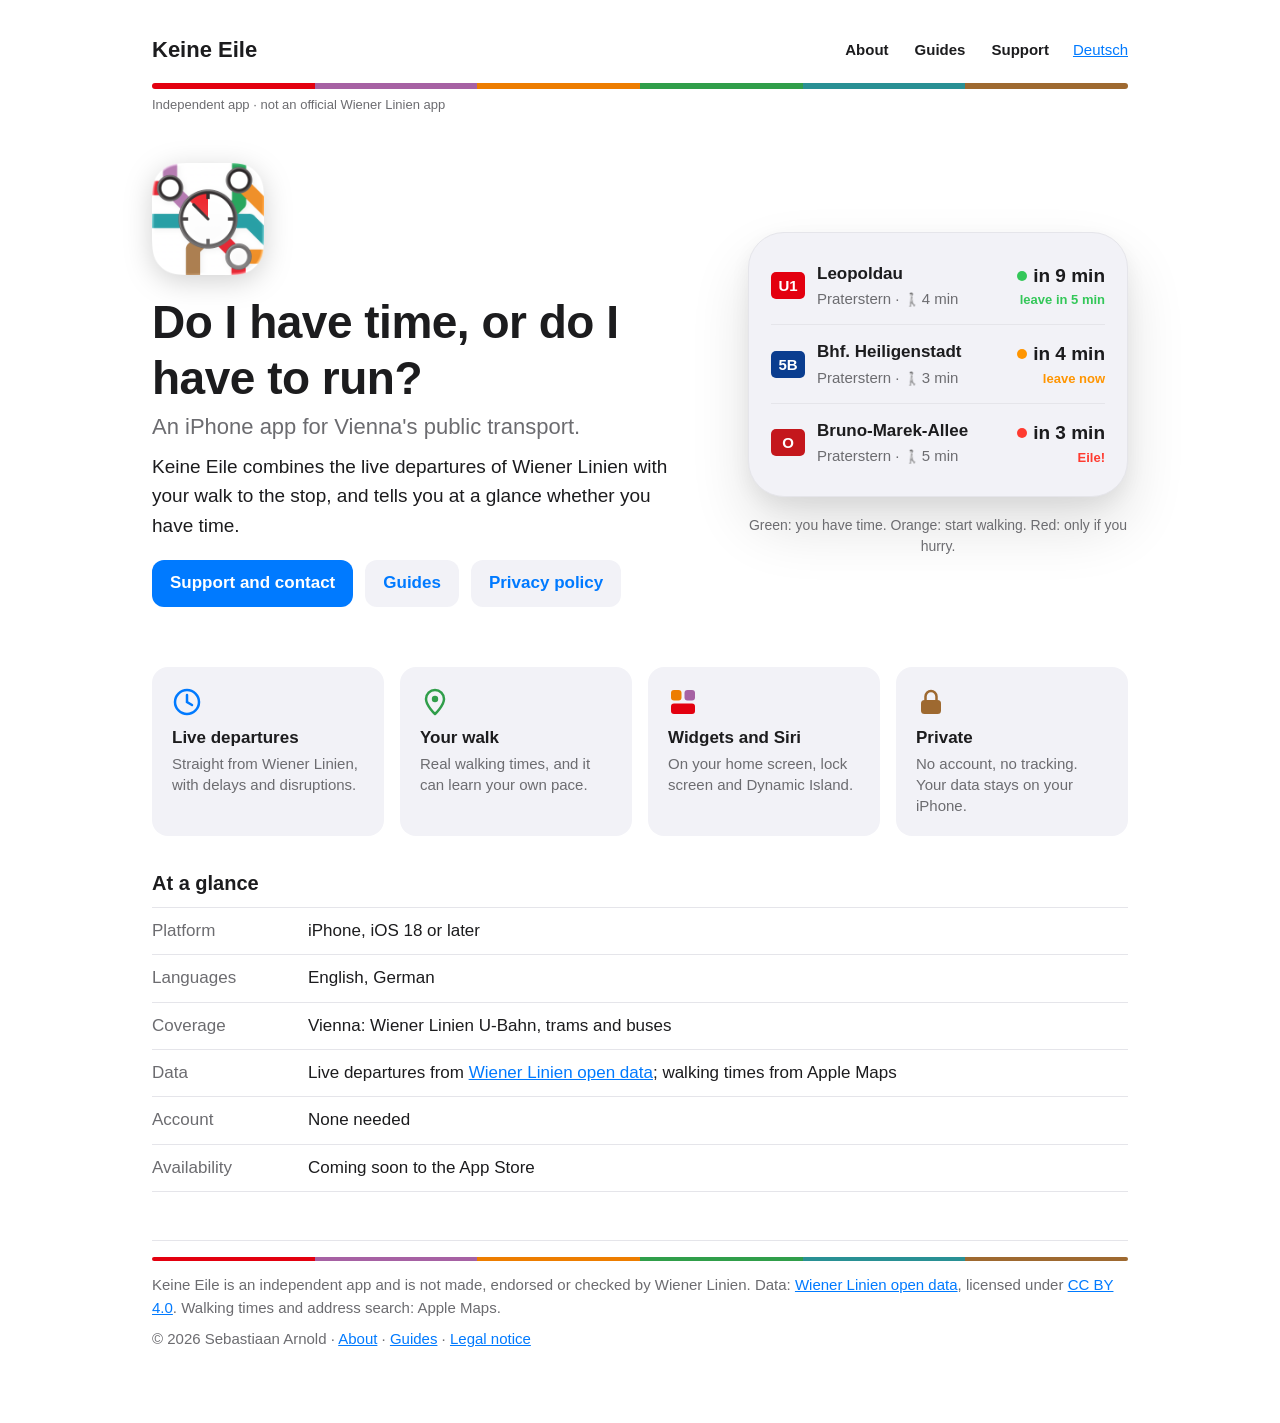
<file: index.html>
<!doctype html>
<html lang="en">
<head>
<meta charset="utf-8">
<meta name="viewport" content="width=device-width, initial-scale=1">
<title>Keine Eile – Vienna public transport departures with your walking time</title>
<meta name="description" content="Keine Eile is an iPhone app for Vienna&#x27;s public transport. It combines Wiener Linien live departures with your walk to the stop and tells you whether to leave now, leave later or hurry.">
<link rel="icon" href="icon.png">
<link rel="apple-touch-icon" href="apple-touch-icon.png">
<!-- seo -->
<link rel="canonical" href="https://sebastiaan-arnold.github.io/KeineEile/">
<link rel="alternate" hreflang="en" href="https://sebastiaan-arnold.github.io/KeineEile/">
<link rel="alternate" hreflang="de" href="https://sebastiaan-arnold.github.io/KeineEile/de/">
<link rel="alternate" hreflang="x-default" href="https://sebastiaan-arnold.github.io/KeineEile/">
<meta property="og:type" content="website">
<meta property="og:site_name" content="Keine Eile">
<meta property="og:title" content="Keine Eile – Vienna public transport departures with your walking time">
<meta property="og:description" content="Keine Eile is an iPhone app for Vienna&#x27;s public transport. It combines Wiener Linien live departures with your walk to the stop and tells you whether to leave now, leave later or hurry.">
<meta property="og:url" content="https://sebastiaan-arnold.github.io/KeineEile/">
<meta property="og:image" content="https://sebastiaan-arnold.github.io/KeineEile/icon.png">
<meta property="og:locale" content="en_GB">
<meta property="og:locale:alternate" content="de_AT">
<meta name="twitter:card" content="summary">
<script type="application/ld+json">
{
 "@context": "https://schema.org",
 "@graph": [
  {
   "@type": "MobileApplication",
   "@id": "https://sebastiaan-arnold.github.io/KeineEile/#app",
   "name": "Keine Eile",
   "url": "https://sebastiaan-arnold.github.io/KeineEile/",
   "description": "Keine Eile is an iPhone app for Vienna's public transport. It combines Wiener Linien live departures with your walk to the stop and tells you whether to leave now, leave later or hurry.",
   "applicationCategory": "TravelApplication",
   "operatingSystem": "iOS 18 or later",
   "availableOnDevice": "iPhone",
   "inLanguage": [
    "en",
    "de"
   ],
   "image": "https://sebastiaan-arnold.github.io/KeineEile/icon.png",
   "author": {
    "@id": "https://sebastiaan-arnold.github.io/KeineEile/#author"
   },
   "areaServed": {
    "@type": "City",
    "name": "Vienna",
    "alternateName": "Wien"
   },
   "featureList": [
    "Live Wiener Linien departures for nearby stops and favourite lines",
    "Walking time to the stop from Apple Maps, optionally adjusted to your own pace",
    "Leave status: leave in X min, leave now, or hurry (Eile!)",
    "Fastest way to a saved destination with the Wiener Linien journey planner",
    "Home-screen and lock-screen widgets, Live Activity and Siri",
    "No account, no tracking"
   ]
  },
  {
   "@type": "Person",
   "@id": "https://sebastiaan-arnold.github.io/KeineEile/#author",
   "name": "Sebastiaan Arnold"
  },
  {
   "@type": "WebSite",
   "@id": "https://sebastiaan-arnold.github.io/KeineEile/#website",
   "url": "https://sebastiaan-arnold.github.io/KeineEile/",
   "name": "Keine Eile",
   "inLanguage": [
    "en",
    "de"
   ],
   "publisher": {
    "@id": "https://sebastiaan-arnold.github.io/KeineEile/#author"
   }
  },
  {
   "@type": "WebPage",
   "url": "https://sebastiaan-arnold.github.io/KeineEile/",
   "name": "Keine Eile – Vienna public transport departures with your walking time",
   "inLanguage": "en",
   "about": {
    "@id": "https://sebastiaan-arnold.github.io/KeineEile/#app"
   },
   "isPartOf": {
    "@id": "https://sebastiaan-arnold.github.io/KeineEile/#website"
   }
  }
 ]
}
</script>
<!-- /seo -->
<link rel="stylesheet" href="style.css?v=7">
</head>
<body>
<main class="wide">
  <header>
    <a class="brand" href="./">Keine Eile</a>
    <nav class="site" aria-label="Menu"><a href="about.html">About</a><a href="guides.html">Guides</a><a href="support.html">Support</a></nav>
    <a class="lang" href="de/" hreflang="de">Deutsch</a>
  </header>
  <div class="lines"></div>
  <p class="unofficial">Independent app · not an official Wiener Linien app</p>

  <div class="intro">
    <div class="pitch">
    <div class="hero">
      <img src="icon.png" alt="Keine Eile app icon">
      <div>
        <h1>Do I have time, or do I have to run?</h1>
        <p class="tagline">An iPhone app for Vienna's public transport.</p>
      </div>
    </div>
    <p>Keine Eile combines the live departures of Wiener Linien with your walk to the stop, and tells you at a glance whether you have time.</p>
    <div class="links">
      <a class="button" href="support.html">Support and contact</a>
      <a class="button quiet" href="guides.html">Guides</a>
      <a class="button quiet" href="privacy.html">Privacy policy</a>
    </div>
    </div>
    <div class="screen">
    <div class="demo" aria-label="Example of the app">
      <div class="row">
        <span class="badge" style="background:#e3000f">U1</span>
        <div class="where"><b>Leopoldau</b><span>Praterstern · <span class="walk" aria-hidden="true">🚶</span>4 min</span></div>
        <div class="when green"><b><span class="dot"></span>in 9 min</b><span class="status">leave in 5 min</span></div>
      </div>
      <div class="row">
        <span class="badge" style="background:#0a3d8f">5B</span>
        <div class="where"><b>Bhf. Heiligenstadt</b><span>Praterstern · <span class="walk" aria-hidden="true">🚶</span>3 min</span></div>
        <div class="when orange"><b><span class="dot"></span>in 4 min</b><span class="status">leave now</span></div>
      </div>
      <div class="row">
        <span class="badge" style="background:#c4171c">O</span>
        <div class="where"><b>Bruno-Marek-Allee</b><span>Praterstern · <span class="walk" aria-hidden="true">🚶</span>5 min</span></div>
        <div class="when red"><b><span class="dot pulse"></span>in 3 min</b><span class="status">Eile!</span></div>
      </div>
    </div>
    <p class="caption">Green: you have time. Orange: start walking. Red: only if you hurry.</p>
    </div>
  </div>

  <div class="tiles" id="features">
    <div class="tile">
      <svg viewBox="0 0 30 30" aria-hidden="true"><circle cx="15" cy="15" r="12" fill="none" stroke="#007aff" stroke-width="2.5"/><path d="M15 8v7l5 3" fill="none" stroke="#007aff" stroke-width="2.5" stroke-linecap="round"/></svg>
      <b>Live departures</b><span>Straight from Wiener Linien, with delays and disruptions.</span>
    </div>
    <div class="tile">
      <svg viewBox="0 0 30 30" aria-hidden="true"><path d="M15 27s9-8.5 9-15a9 9 0 0 0-18 0c0 6.5 9 15 9 15z" fill="none" stroke="#309e4a" stroke-width="2.5" stroke-linejoin="round"/><circle cx="15" cy="12" r="3.2" fill="#309e4a"/></svg>
      <b>Your walk</b><span>Real walking times, and it can learn your own pace.</span>
    </div>
    <div class="tile">
      <svg viewBox="0 0 30 30" aria-hidden="true"><rect x="3" y="3" width="10.5" height="10.5" rx="3" fill="#ed7d00"/><rect x="16.5" y="3" width="10.5" height="10.5" rx="3" fill="#a661a3"/><rect x="3" y="16.5" width="24" height="10.5" rx="3" fill="#e3000f"/></svg>
      <b>Widgets and Siri</b><span>On your home screen, lock screen and Dynamic Island.</span>
    </div>
    <div class="tile">
      <svg viewBox="0 0 30 30" aria-hidden="true"><rect x="5" y="13" width="20" height="14" rx="3.5" fill="#9e6930"/><path d="M9.5 13V9.5a5.5 5.5 0 0 1 11 0V13" fill="none" stroke="#9e6930" stroke-width="2.5"/></svg>
      <b>Private</b><span>No account, no tracking. Your data stays on your iPhone.</span>
    </div>
  </div>

  <section class="facts" aria-labelledby="facts-title">
    <h2 id="facts-title">At a glance</h2>
    <dl>
      <div><dt>Platform</dt><dd>iPhone, iOS 18 or later</dd></div>
      <div><dt>Languages</dt><dd>English, German</dd></div>
      <div><dt>Coverage</dt><dd>Vienna: Wiener Linien U-Bahn, trams and buses</dd></div>
      <div><dt>Data</dt><dd>Live departures from <a href="https://www.wienerlinien.at/open-data">Wiener Linien open data</a>; walking times from Apple Maps</dd></div>
      <div><dt>Account</dt><dd>None needed</dd></div>
      <div><dt>Availability</dt><dd>Coming soon to the App Store</dd></div>
    </dl>
  </section>

  <footer class="muted">
    <div class="stripe"><i style="background:#e3000f"></i><i style="background:#a661a3"></i><i style="background:#ed7d00"></i><i style="background:#309e4a"></i><i style="background:#299094"></i><i style="background:#9e6930"></i></div>
    <p>Keine Eile is an independent app and is not made, endorsed or checked by Wiener Linien. Data: <a href="https://www.wienerlinien.at/open-data">Wiener Linien open data</a>, licensed under <a href="https://creativecommons.org/licenses/by/4.0/">CC BY 4.0</a>. Walking times and address search: Apple Maps.</p>
    <p>© 2026 Sebastiaan Arnold · <a href="about.html">About</a> · <a href="guides.html">Guides</a> · <a href="imprint.html">Legal notice</a></p>
  </footer>
</main>
</body>
</html>
</file>
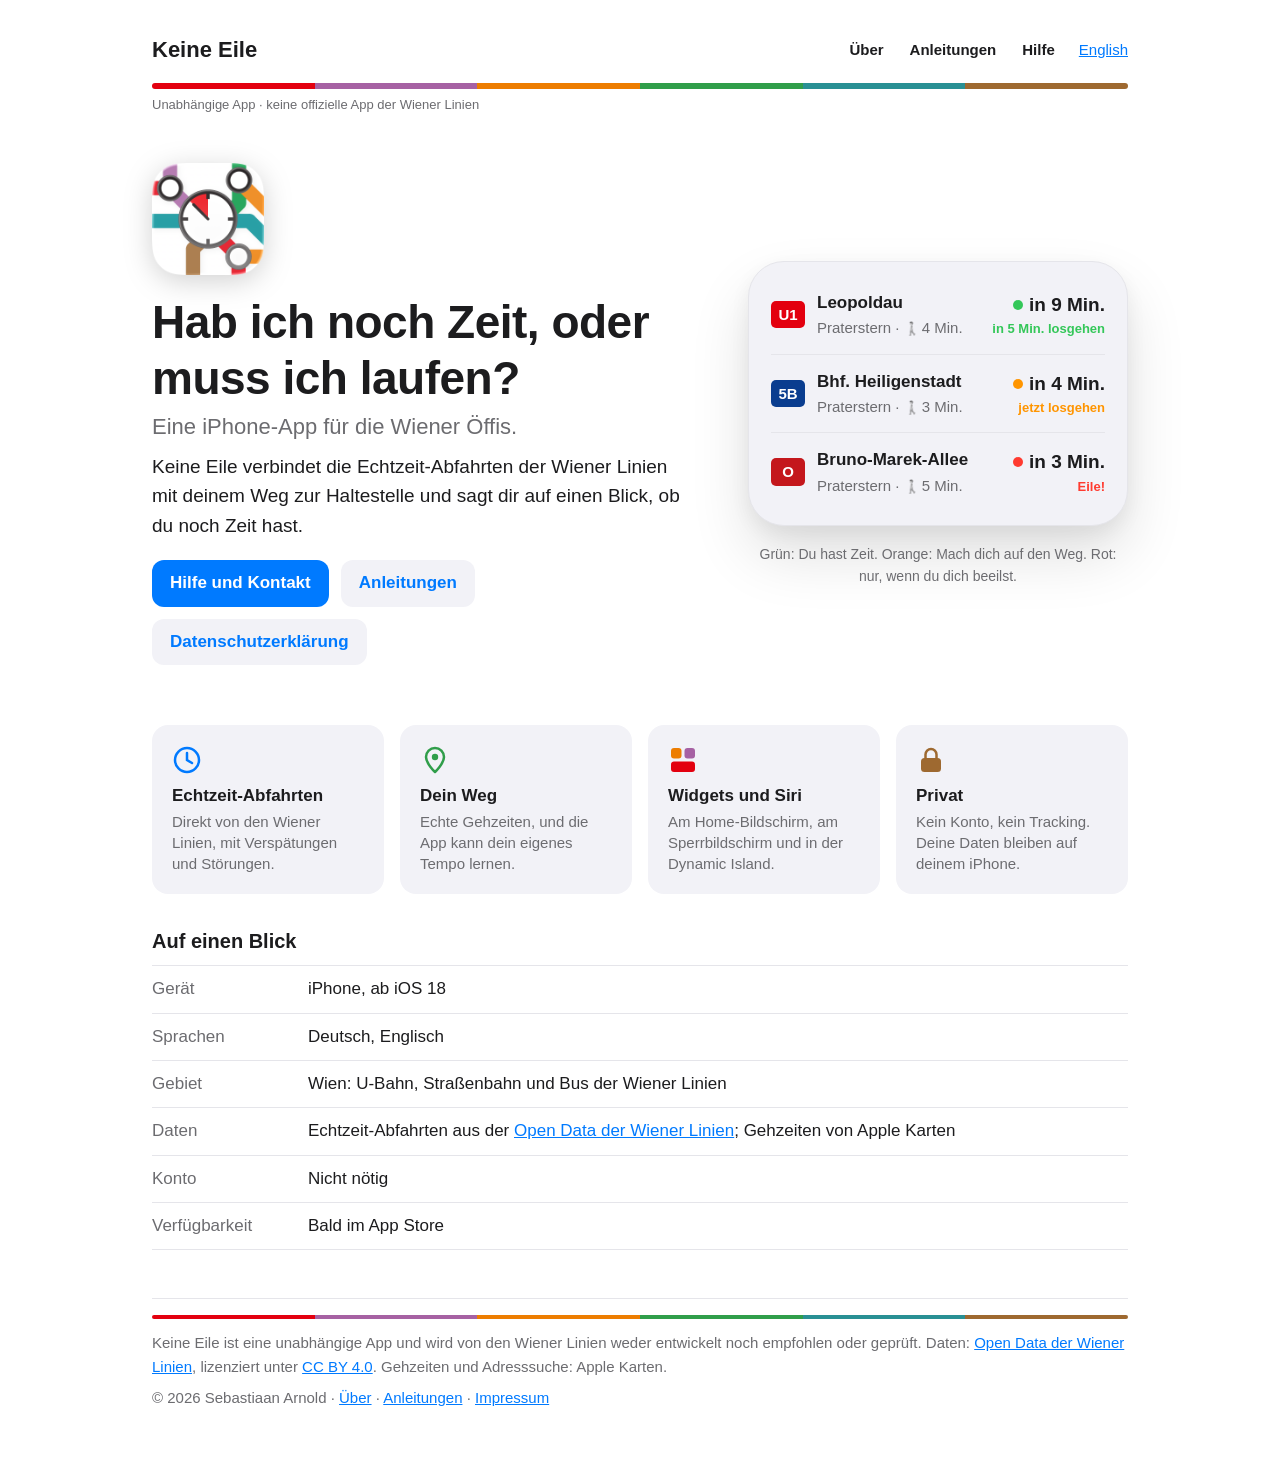
<file: de/index.html>
<!doctype html>
<html lang="de">
<head>
<meta charset="utf-8">
<meta name="viewport" content="width=device-width, initial-scale=1">
<title>Keine Eile – Wiener Öffi-Abfahrten mit deiner Gehzeit</title>
<meta name="description" content="Keine Eile ist eine iPhone-App für die Wiener Öffis. Sie verbindet die Echtzeit-Abfahrten der Wiener Linien mit deinem Weg zur Haltestelle und sagt dir, ob du jetzt losgehen, noch warten oder dich beeilen musst.">
<link rel="icon" href="../icon.png">
<link rel="apple-touch-icon" href="../apple-touch-icon.png">
<!-- seo -->
<link rel="canonical" href="https://sebastiaan-arnold.github.io/KeineEile/de/">
<link rel="alternate" hreflang="en" href="https://sebastiaan-arnold.github.io/KeineEile/">
<link rel="alternate" hreflang="de" href="https://sebastiaan-arnold.github.io/KeineEile/de/">
<link rel="alternate" hreflang="x-default" href="https://sebastiaan-arnold.github.io/KeineEile/">
<meta property="og:type" content="website">
<meta property="og:site_name" content="Keine Eile">
<meta property="og:title" content="Keine Eile – Wiener Öffi-Abfahrten mit deiner Gehzeit">
<meta property="og:description" content="Keine Eile ist eine iPhone-App für die Wiener Öffis. Sie verbindet die Echtzeit-Abfahrten der Wiener Linien mit deinem Weg zur Haltestelle und sagt dir, ob du jetzt losgehen, noch warten oder dich beeilen musst.">
<meta property="og:url" content="https://sebastiaan-arnold.github.io/KeineEile/de/">
<meta property="og:image" content="https://sebastiaan-arnold.github.io/KeineEile/icon.png">
<meta property="og:locale" content="de_AT">
<meta property="og:locale:alternate" content="en_GB">
<meta name="twitter:card" content="summary">
<script type="application/ld+json">
{
 "@context": "https://schema.org",
 "@graph": [
  {
   "@type": "MobileApplication",
   "@id": "https://sebastiaan-arnold.github.io/KeineEile/#app",
   "name": "Keine Eile",
   "url": "https://sebastiaan-arnold.github.io/KeineEile/",
   "description": "Keine Eile ist eine iPhone-App für die Wiener Öffis. Sie verbindet die Echtzeit-Abfahrten der Wiener Linien mit deinem Weg zur Haltestelle und sagt dir, ob du jetzt losgehen, noch warten oder dich beeilen musst.",
   "applicationCategory": "TravelApplication",
   "operatingSystem": "iOS 18 or later",
   "availableOnDevice": "iPhone",
   "inLanguage": [
    "en",
    "de"
   ],
   "image": "https://sebastiaan-arnold.github.io/KeineEile/icon.png",
   "author": {
    "@id": "https://sebastiaan-arnold.github.io/KeineEile/#author"
   },
   "areaServed": {
    "@type": "City",
    "name": "Vienna",
    "alternateName": "Wien"
   },
   "featureList": [
    "Echtzeit-Abfahrten der Wiener Linien für Haltestellen in der Nähe und Lieblingslinien",
    "Gehzeit zur Haltestelle von Apple Karten, auf Wunsch an dein Tempo angepasst",
    "Status: in X Min. losgehen, jetzt losgehen oder Eile!",
    "Schnellster Weg zu einem gespeicherten Ziel mit dem Routenplaner der Wiener Linien",
    "Widgets für Home- und Sperrbildschirm, Live-Aktivität und Siri",
    "Kein Konto, kein Tracking"
   ]
  },
  {
   "@type": "Person",
   "@id": "https://sebastiaan-arnold.github.io/KeineEile/#author",
   "name": "Sebastiaan Arnold"
  },
  {
   "@type": "WebSite",
   "@id": "https://sebastiaan-arnold.github.io/KeineEile/#website",
   "url": "https://sebastiaan-arnold.github.io/KeineEile/",
   "name": "Keine Eile",
   "inLanguage": [
    "en",
    "de"
   ],
   "publisher": {
    "@id": "https://sebastiaan-arnold.github.io/KeineEile/#author"
   }
  },
  {
   "@type": "WebPage",
   "url": "https://sebastiaan-arnold.github.io/KeineEile/de/",
   "name": "Keine Eile – Wiener Öffi-Abfahrten mit deiner Gehzeit",
   "inLanguage": "de",
   "about": {
    "@id": "https://sebastiaan-arnold.github.io/KeineEile/#app"
   },
   "isPartOf": {
    "@id": "https://sebastiaan-arnold.github.io/KeineEile/#website"
   }
  }
 ]
}
</script>
<!-- /seo -->
<link rel="stylesheet" href="../style.css?v=7">
</head>
<body>
<main class="wide">
  <header>
    <a class="brand" href="./">Keine Eile</a>
    <nav class="site" aria-label="Menü"><a href="ueber.html">Über</a><a href="anleitungen.html">Anleitungen</a><a href="support.html">Hilfe</a></nav>
    <a class="lang" href="../" hreflang="en">English</a>
  </header>
  <div class="lines"></div>
  <p class="unofficial">Unabhängige App · keine offizielle App der Wiener Linien</p>

  <div class="intro">
    <div class="pitch">
    <div class="hero">
      <img src="../icon.png" alt="App-Symbol von Keine Eile">
      <div>
        <h1>Hab ich noch Zeit, oder muss ich laufen?</h1>
        <p class="tagline">Eine iPhone-App für die Wiener Öffis.</p>
      </div>
    </div>
    <p>Keine Eile verbindet die Echtzeit-Abfahrten der Wiener Linien mit deinem Weg zur Haltestelle und sagt dir auf einen Blick, ob du noch Zeit hast.</p>
    <div class="links">
      <a class="button" href="support.html">Hilfe und Kontakt</a>
      <a class="button quiet" href="anleitungen.html">Anleitungen</a>
      <a class="button quiet" href="datenschutz.html">Datenschutzerklärung</a>
    </div>
    </div>
    <div class="screen">
    <div class="demo" aria-label="Beispiel aus der App">
      <div class="row">
        <span class="badge" style="background:#e3000f">U1</span>
        <div class="where"><b>Leopoldau</b><span>Praterstern · <span class="walk" aria-hidden="true">🚶</span>4 Min.</span></div>
        <div class="when green"><b><span class="dot"></span>in 9 Min.</b><span class="status">in 5 Min. losgehen</span></div>
      </div>
      <div class="row">
        <span class="badge" style="background:#0a3d8f">5B</span>
        <div class="where"><b>Bhf. Heiligenstadt</b><span>Praterstern · <span class="walk" aria-hidden="true">🚶</span>3 Min.</span></div>
        <div class="when orange"><b><span class="dot"></span>in 4 Min.</b><span class="status">jetzt losgehen</span></div>
      </div>
      <div class="row">
        <span class="badge" style="background:#c4171c">O</span>
        <div class="where"><b>Bruno-Marek-Allee</b><span>Praterstern · <span class="walk" aria-hidden="true">🚶</span>5 Min.</span></div>
        <div class="when red"><b><span class="dot pulse"></span>in 3 Min.</b><span class="status">Eile!</span></div>
      </div>
    </div>
    <p class="caption">Grün: Du hast Zeit. Orange: Mach dich auf den Weg. Rot: nur, wenn du dich beeilst.</p>
    </div>
  </div>

  <div class="tiles" id="features">
    <div class="tile">
      <svg viewBox="0 0 30 30" aria-hidden="true"><circle cx="15" cy="15" r="12" fill="none" stroke="#007aff" stroke-width="2.5"/><path d="M15 8v7l5 3" fill="none" stroke="#007aff" stroke-width="2.5" stroke-linecap="round"/></svg>
      <b>Echtzeit-Abfahrten</b><span>Direkt von den Wiener Linien, mit Verspätungen und Störungen.</span>
    </div>
    <div class="tile">
      <svg viewBox="0 0 30 30" aria-hidden="true"><path d="M15 27s9-8.5 9-15a9 9 0 0 0-18 0c0 6.5 9 15 9 15z" fill="none" stroke="#309e4a" stroke-width="2.5" stroke-linejoin="round"/><circle cx="15" cy="12" r="3.2" fill="#309e4a"/></svg>
      <b>Dein Weg</b><span>Echte Gehzeiten, und die App kann dein eigenes Tempo lernen.</span>
    </div>
    <div class="tile">
      <svg viewBox="0 0 30 30" aria-hidden="true"><rect x="3" y="3" width="10.5" height="10.5" rx="3" fill="#ed7d00"/><rect x="16.5" y="3" width="10.5" height="10.5" rx="3" fill="#a661a3"/><rect x="3" y="16.5" width="24" height="10.5" rx="3" fill="#e3000f"/></svg>
      <b>Widgets und Siri</b><span>Am Home-Bildschirm, am Sperrbildschirm und in der Dynamic Island.</span>
    </div>
    <div class="tile">
      <svg viewBox="0 0 30 30" aria-hidden="true"><rect x="5" y="13" width="20" height="14" rx="3.5" fill="#9e6930"/><path d="M9.5 13V9.5a5.5 5.5 0 0 1 11 0V13" fill="none" stroke="#9e6930" stroke-width="2.5"/></svg>
      <b>Privat</b><span>Kein Konto, kein Tracking. Deine Daten bleiben auf deinem iPhone.</span>
    </div>
  </div>

  <section class="facts" aria-labelledby="facts-title">
    <h2 id="facts-title">Auf einen Blick</h2>
    <dl>
      <div><dt>Gerät</dt><dd>iPhone, ab iOS 18</dd></div>
      <div><dt>Sprachen</dt><dd>Deutsch, Englisch</dd></div>
      <div><dt>Gebiet</dt><dd>Wien: U-Bahn, Straßenbahn und Bus der Wiener Linien</dd></div>
      <div><dt>Daten</dt><dd>Echtzeit-Abfahrten aus der <a href="https://www.wienerlinien.at/open-data">Open Data der Wiener Linien</a>; Gehzeiten von Apple Karten</dd></div>
      <div><dt>Konto</dt><dd>Nicht nötig</dd></div>
      <div><dt>Verfügbarkeit</dt><dd>Bald im App Store</dd></div>
    </dl>
  </section>

  <footer class="muted">
    <div class="stripe"><i style="background:#e3000f"></i><i style="background:#a661a3"></i><i style="background:#ed7d00"></i><i style="background:#309e4a"></i><i style="background:#299094"></i><i style="background:#9e6930"></i></div>
    <p>Keine Eile ist eine unabhängige App und wird von den Wiener Linien weder entwickelt noch empfohlen oder geprüft. Daten: <a href="https://www.wienerlinien.at/open-data">Open Data der Wiener Linien</a>, lizenziert unter <a href="https://creativecommons.org/licenses/by/4.0/">CC BY 4.0</a>. Gehzeiten und Adresssuche: Apple Karten.</p>
    <p>© 2026 Sebastiaan Arnold · <a href="ueber.html">Über</a> · <a href="anleitungen.html">Anleitungen</a> · <a href="impressum.html">Impressum</a></p>
  </footer>
</main>
</body>
</html>
</file>
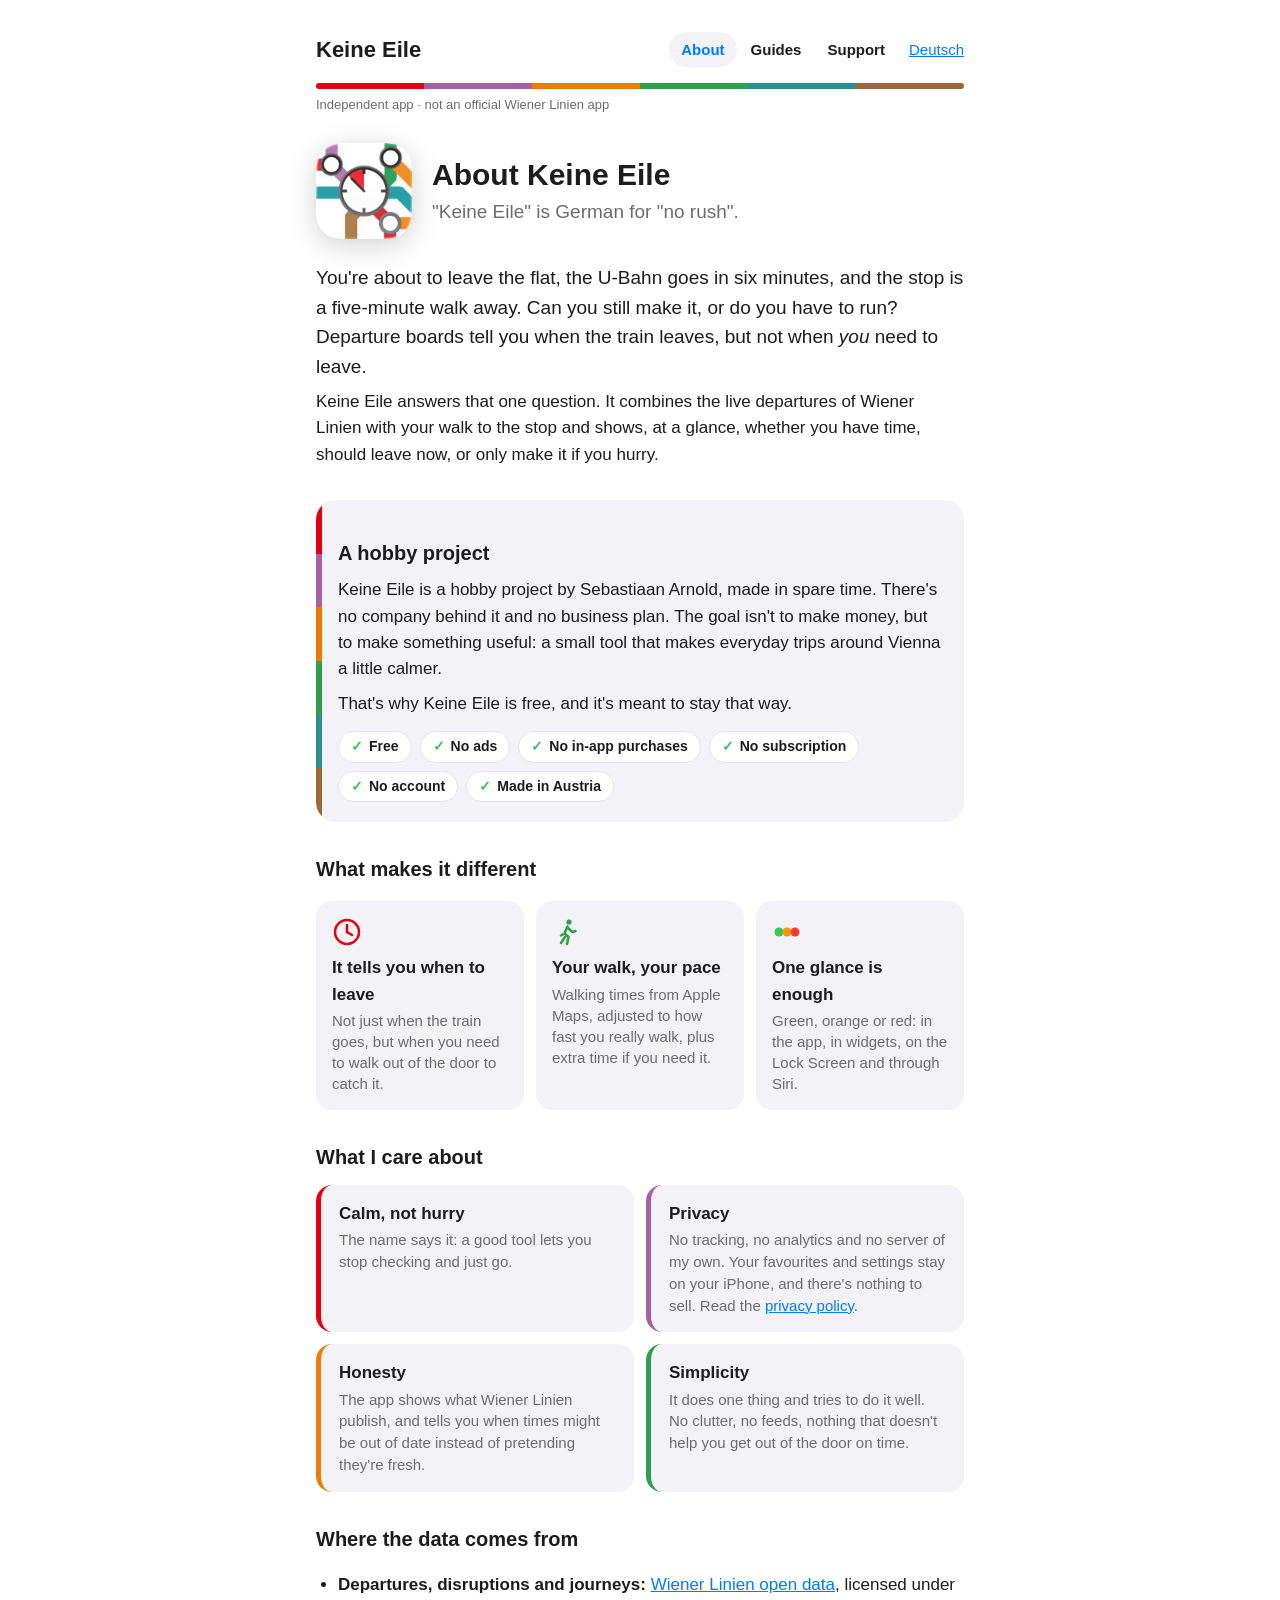
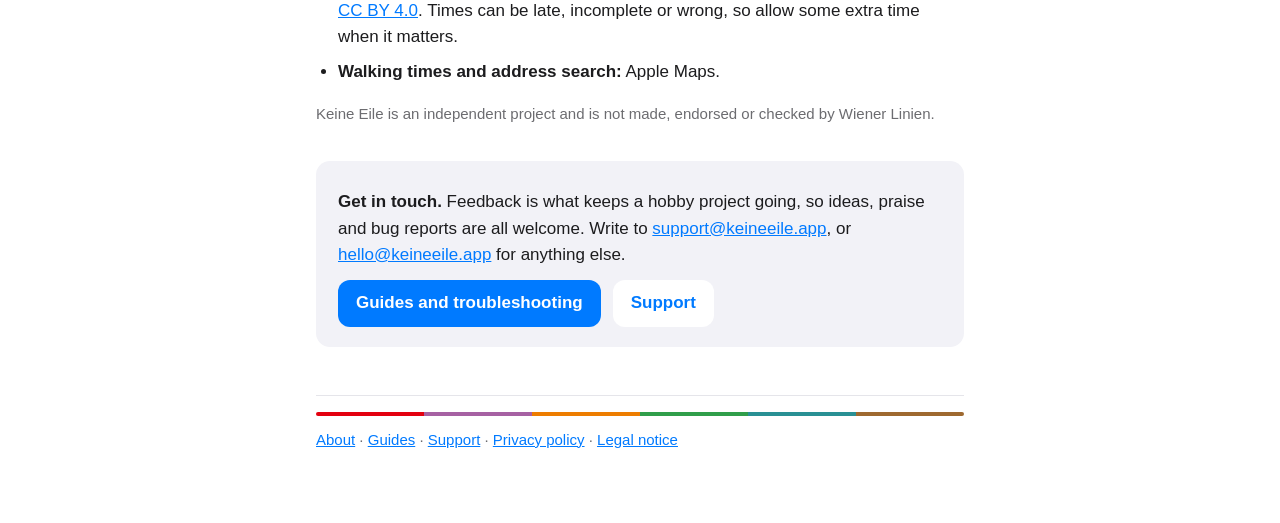
<file: about.html>
<!doctype html>
<html lang="en">
<head>
<meta charset="utf-8">
<meta name="viewport" content="width=device-width, initial-scale=1">
<title>About · Keine Eile</title>
<meta name="description" content="About Keine Eile: why the app exists, who makes it, how it treats your data and where its data comes from.">
<link rel="icon" href="icon.png">
<link rel="apple-touch-icon" href="apple-touch-icon.png">
<!-- seo -->
<link rel="canonical" href="https://sebastiaan-arnold.github.io/KeineEile/about.html">
<link rel="alternate" hreflang="en" href="https://sebastiaan-arnold.github.io/KeineEile/about.html">
<link rel="alternate" hreflang="de" href="https://sebastiaan-arnold.github.io/KeineEile/de/ueber.html">
<link rel="alternate" hreflang="x-default" href="https://sebastiaan-arnold.github.io/KeineEile/about.html">
<meta property="og:type" content="website">
<meta property="og:site_name" content="Keine Eile">
<meta property="og:title" content="About · Keine Eile">
<meta property="og:description" content="About Keine Eile: why the app exists, who makes it, how it treats your data and where its data comes from.">
<meta property="og:url" content="https://sebastiaan-arnold.github.io/KeineEile/about.html">
<meta property="og:image" content="https://sebastiaan-arnold.github.io/KeineEile/icon.png">
<meta property="og:locale" content="en_GB">
<meta property="og:locale:alternate" content="de_AT">
<meta name="twitter:card" content="summary">
<script type="application/ld+json">
{
 "@context": "https://schema.org",
 "@graph": [
  {
   "@type": "AboutPage",
   "url": "https://sebastiaan-arnold.github.io/KeineEile/about.html",
   "name": "About · Keine Eile",
   "inLanguage": "en",
   "dateModified": "2026-11-03",
   "about": {
    "@id": "https://sebastiaan-arnold.github.io/KeineEile/#app"
   }
  }
 ]
}
</script>
<!-- /seo -->
<link rel="stylesheet" href="style.css?v=7">
</head>
<body>
<main>
  <header>
    <a class="brand" href="./">Keine Eile</a>
    <nav class="site" aria-label="Menu"><a href="about.html" aria-current="page">About</a><a href="guides.html">Guides</a><a href="support.html">Support</a></nav>
    <a class="lang" href="de/ueber.html" hreflang="de">Deutsch</a>
  </header>
  <div class="lines"></div>
  <p class="unofficial">Independent app · not an official Wiener Linien app</p>

  <div class="hero">
    <img src="icon.png" alt="Keine Eile app icon">
    <div>
      <h1>About Keine Eile</h1>
      <p class="tagline">"Keine Eile" is German for "no rush".</p>
    </div>
  </div>

  <p class="lead">You're about to leave the flat, the U-Bahn goes in six minutes, and the stop is a five-minute walk away. Can you still make it, or do you have to run? Departure boards tell you when the train leaves, but not when <em>you</em> need to leave.</p>
  <p>Keine Eile answers that one question. It combines the live departures of Wiener Linien with your walk to the stop and shows, at a glance, whether you have time, should leave now, or only make it if you hurry.</p>

  <section class="story">
    <h2>A hobby project</h2>
    <p>Keine Eile is a hobby project by Sebastiaan Arnold, made in spare time. There's no company behind it and no business plan. The goal isn't to make money, but to make something useful: a small tool that makes everyday trips around Vienna a little calmer.</p>
    <p>That's why Keine Eile is free, and it's meant to stay that way.</p>
    <ul class="chips">
      <li>Free</li><li>No ads</li><li>No in-app purchases</li><li>No subscription</li><li>No account</li><li>Made in Austria</li>
    </ul>
  </section>

  <h2>What makes it different</h2>
  <div class="tiles three">
    <div class="tile">
      <svg viewBox="0 0 30 30" aria-hidden="true"><circle cx="15" cy="15" r="12" fill="none" stroke="#e3000f" stroke-width="2.5"/><path d="M15 8v7l5 3" fill="none" stroke="#e3000f" stroke-width="2.5" stroke-linecap="round"/></svg>
      <b>It tells you when to leave</b><span>Not just when the train goes, but when you need to walk out of the door to catch it.</span>
    </div>
    <div class="tile">
      <svg viewBox="0 0 30 30" aria-hidden="true"><circle cx="17" cy="5" r="2.6" fill="#309e4a"/><path d="M15.5 9.5l-3 7 4 3.5-1.5 7M12.5 16.5l-3.5 2M16 11l4.5 4 3-1M13 20l-4 6" fill="none" stroke="#309e4a" stroke-width="2.5" stroke-linecap="round" stroke-linejoin="round"/></svg>
      <b>Your walk, your pace</b><span>Walking times from Apple Maps, adjusted to how fast you really walk, plus extra time if you need it.</span>
    </div>
    <div class="tile">
      <svg viewBox="0 0 30 30" aria-hidden="true"><circle cx="7" cy="15" r="4.5" fill="#34c759"/><circle cx="15" cy="15" r="4.5" fill="#ff9500"/><circle cx="23" cy="15" r="4.5" fill="#ff3b30"/></svg>
      <b>One glance is enough</b><span>Green, orange or red: in the app, in widgets, on the Lock Screen and through Siri.</span>
    </div>
  </div>

  <h2>What I care about</h2>
  <div class="values">
    <div style="--c:#e3000f"><b>Calm, not hurry</b><span>The name says it: a good tool lets you stop checking and just go.</span></div>
    <div style="--c:#a661a3"><b>Privacy</b><span>No tracking, no analytics and no server of my own. Your favourites and settings stay on your iPhone, and there's nothing to sell. Read the <a href="privacy.html">privacy policy</a>.</span></div>
    <div style="--c:#ed7d00"><b>Honesty</b><span>The app shows what Wiener Linien publish, and tells you when times might be out of date instead of pretending they're fresh.</span></div>
    <div style="--c:#309e4a"><b>Simplicity</b><span>It does one thing and tries to do it well. No clutter, no feeds, nothing that doesn't help you get out of the door on time.</span></div>
  </div>

  <h2>Where the data comes from</h2>
  <ul>
    <li><strong>Departures, disruptions and journeys:</strong> <a href="https://www.wienerlinien.at/open-data">Wiener Linien open data</a>, licensed under <a href="https://creativecommons.org/licenses/by/4.0/">CC BY 4.0</a>. Times can be late, incomplete or wrong, so allow some extra time when it matters.</li>
    <li><strong>Walking times and address search:</strong> Apple Maps.</li>
  </ul>
  <p class="muted">Keine Eile is an independent project and is not made, endorsed or checked by Wiener Linien.</p>

  <div class="card cta">
    <p><strong>Get in touch.</strong> Feedback is what keeps a hobby project going, so ideas, praise and bug reports are all welcome. Write to <a href="mailto:support@keineeile.app">support@keineeile.app</a>, or <a href="mailto:hello@keineeile.app">hello@keineeile.app</a> for anything else.</p>
    <div class="links"><a class="button" href="guides.html">Guides and troubleshooting</a><a class="button quiet" href="support.html">Support</a></div>
  </div>

  <footer class="muted">
    <div class="stripe"><i style="background:#e3000f"></i><i style="background:#a661a3"></i><i style="background:#ed7d00"></i><i style="background:#309e4a"></i><i style="background:#299094"></i><i style="background:#9e6930"></i></div>
    <p><a href="about.html">About</a> · <a href="guides.html">Guides</a> · <a href="support.html">Support</a> · <a href="privacy.html">Privacy policy</a> · <a href="imprint.html">Legal notice</a></p>
  </footer>
</main>
</body>
</html>
</file>
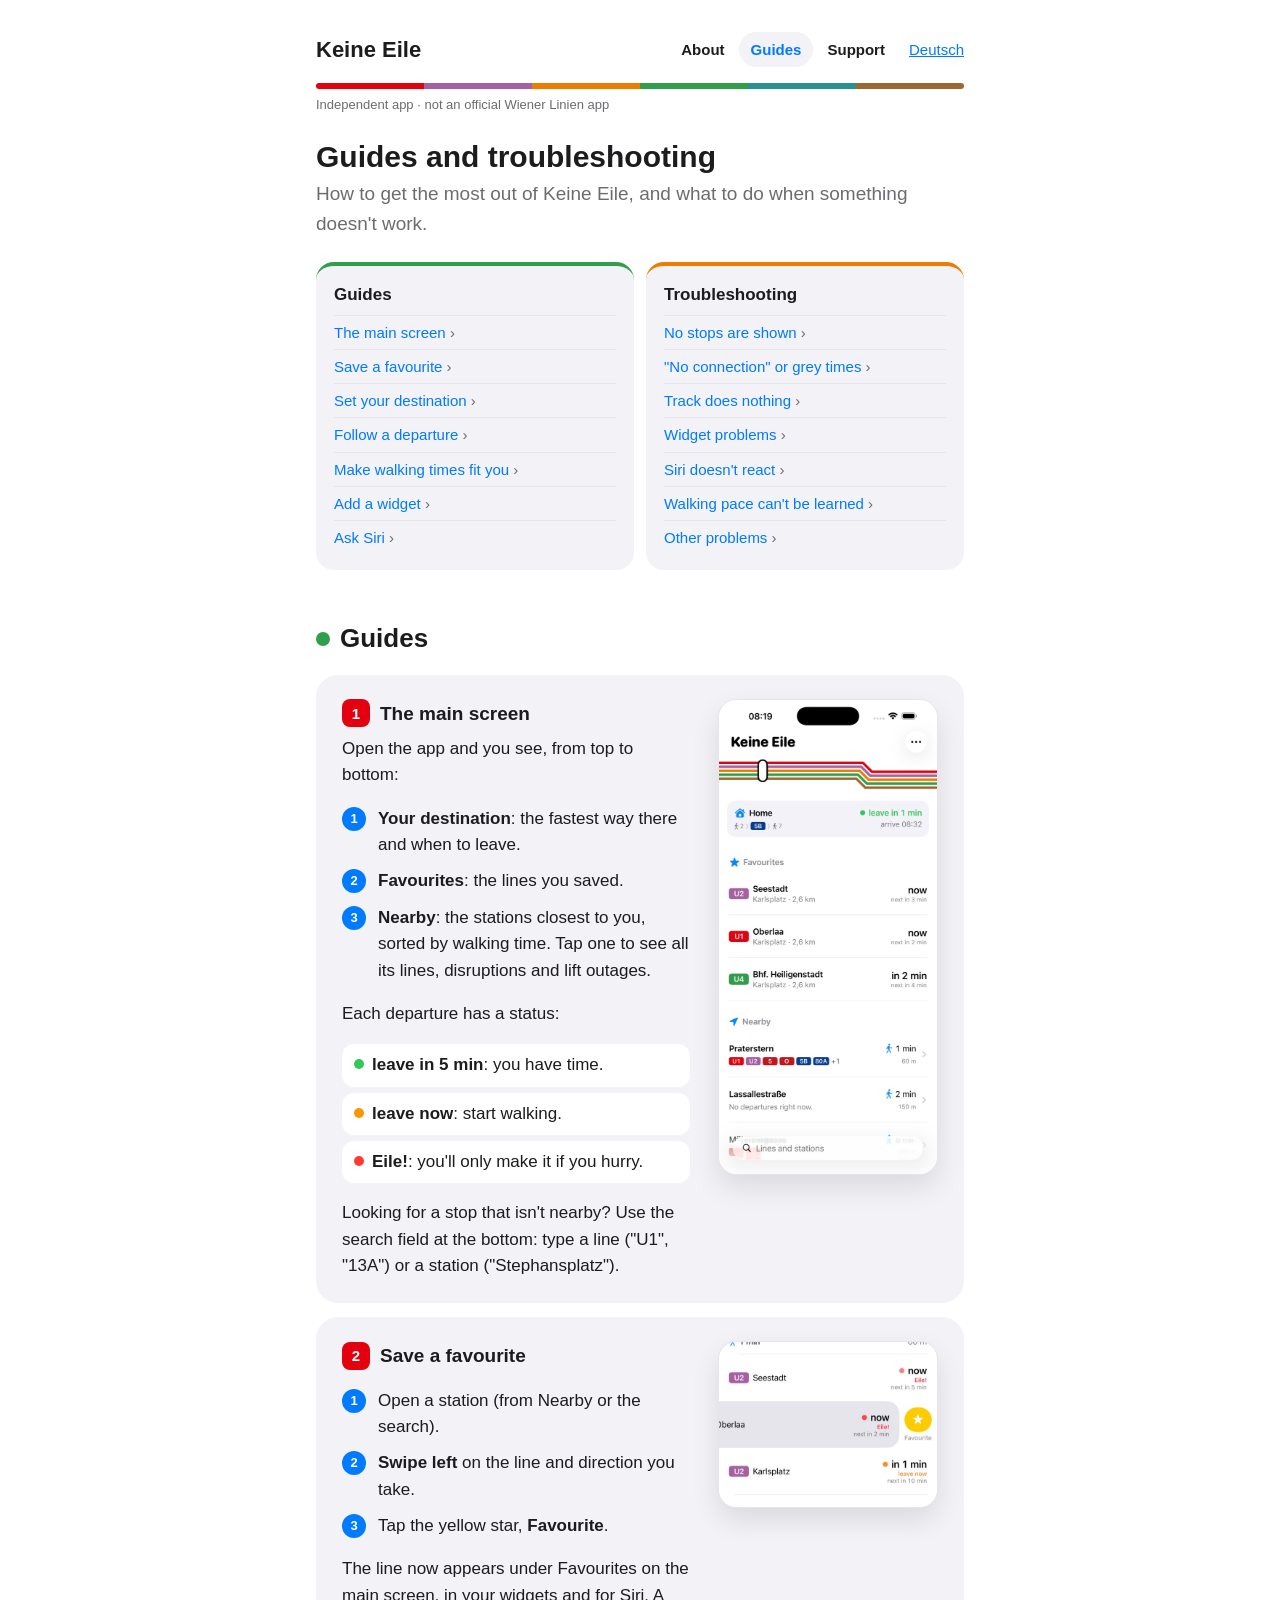
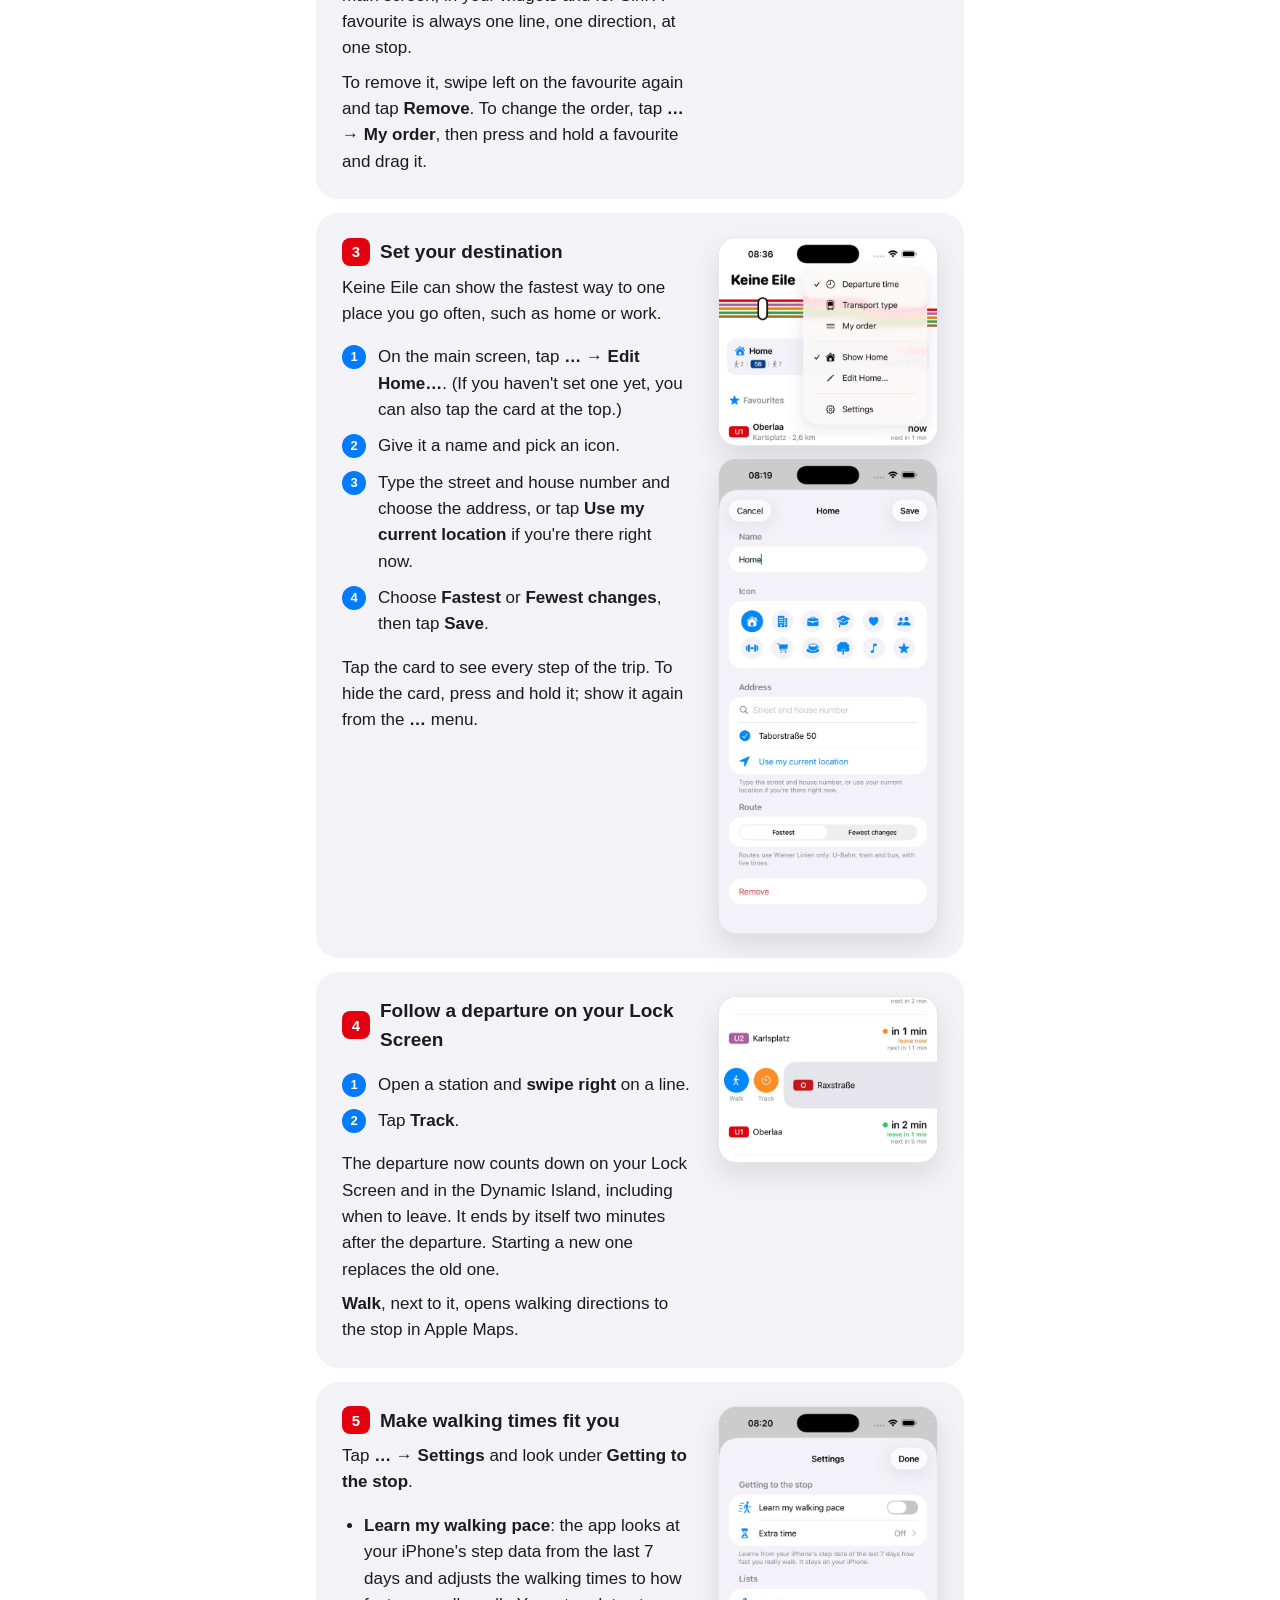
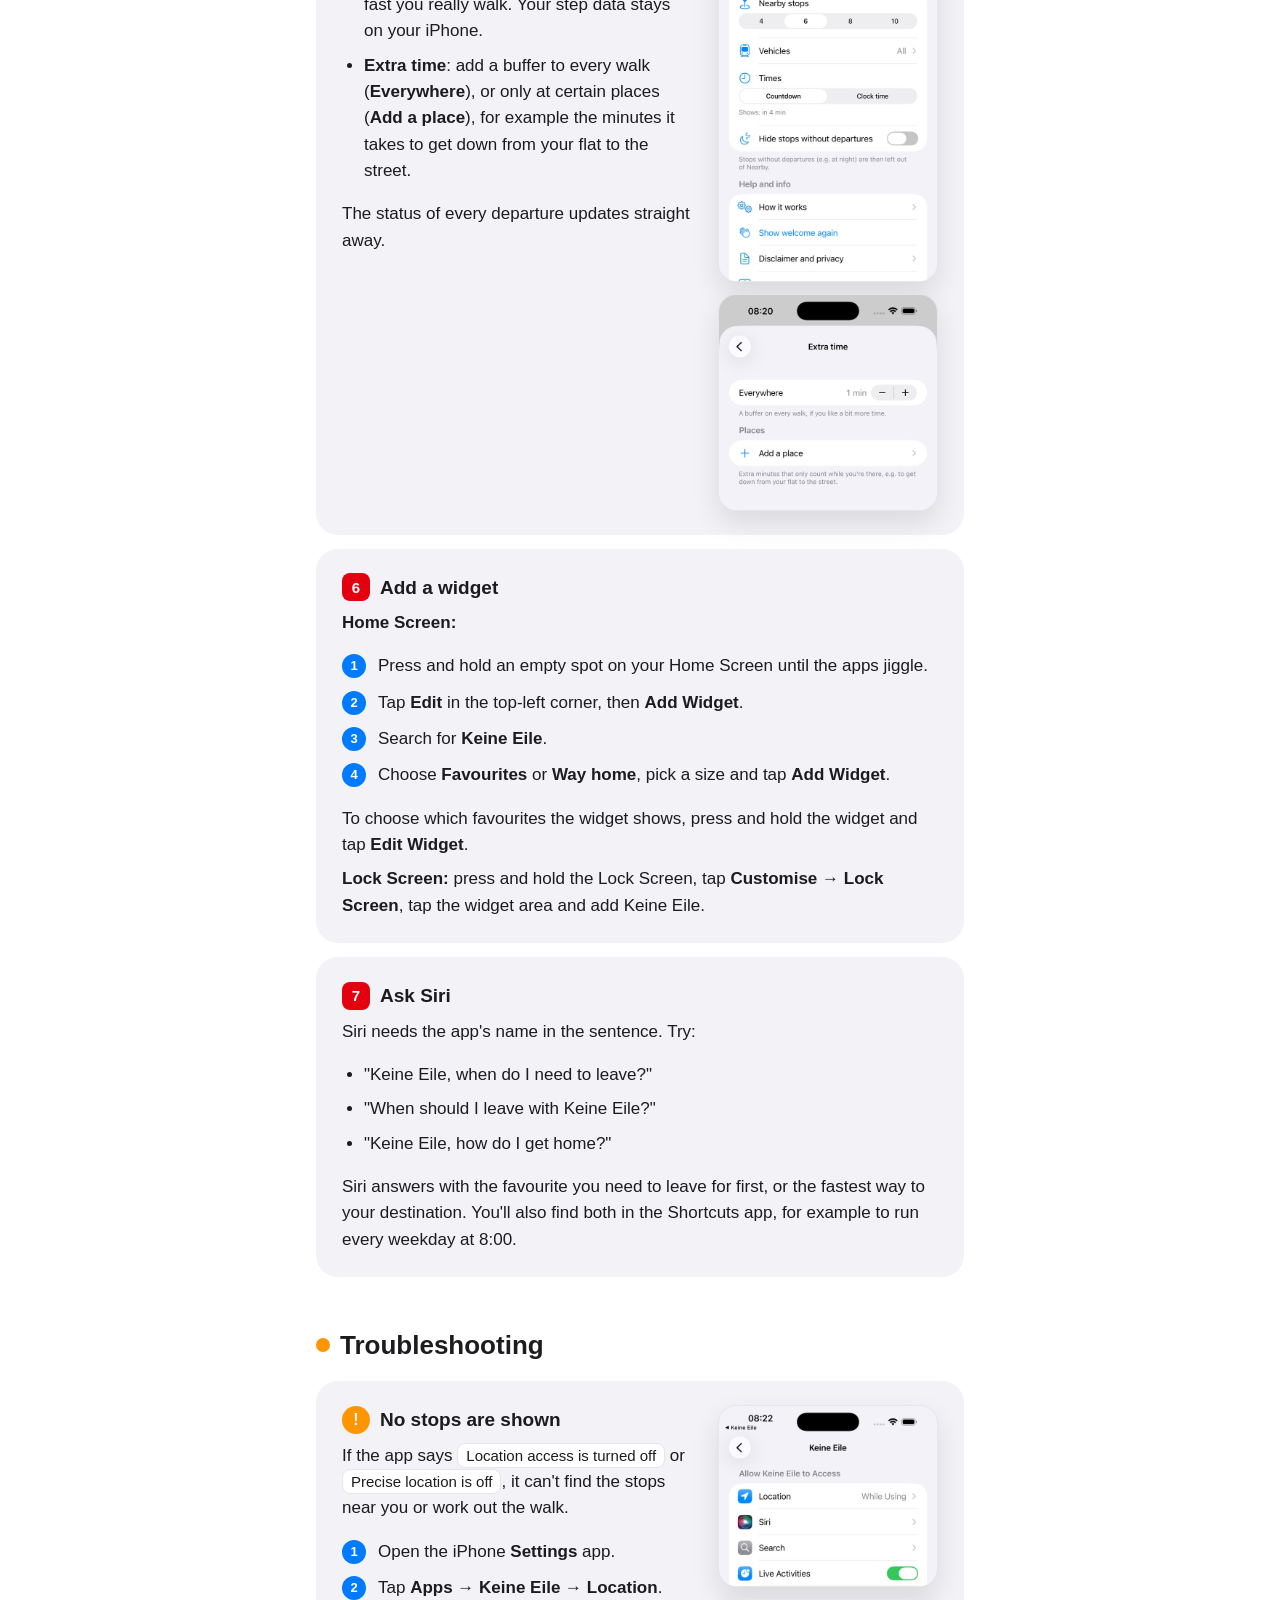
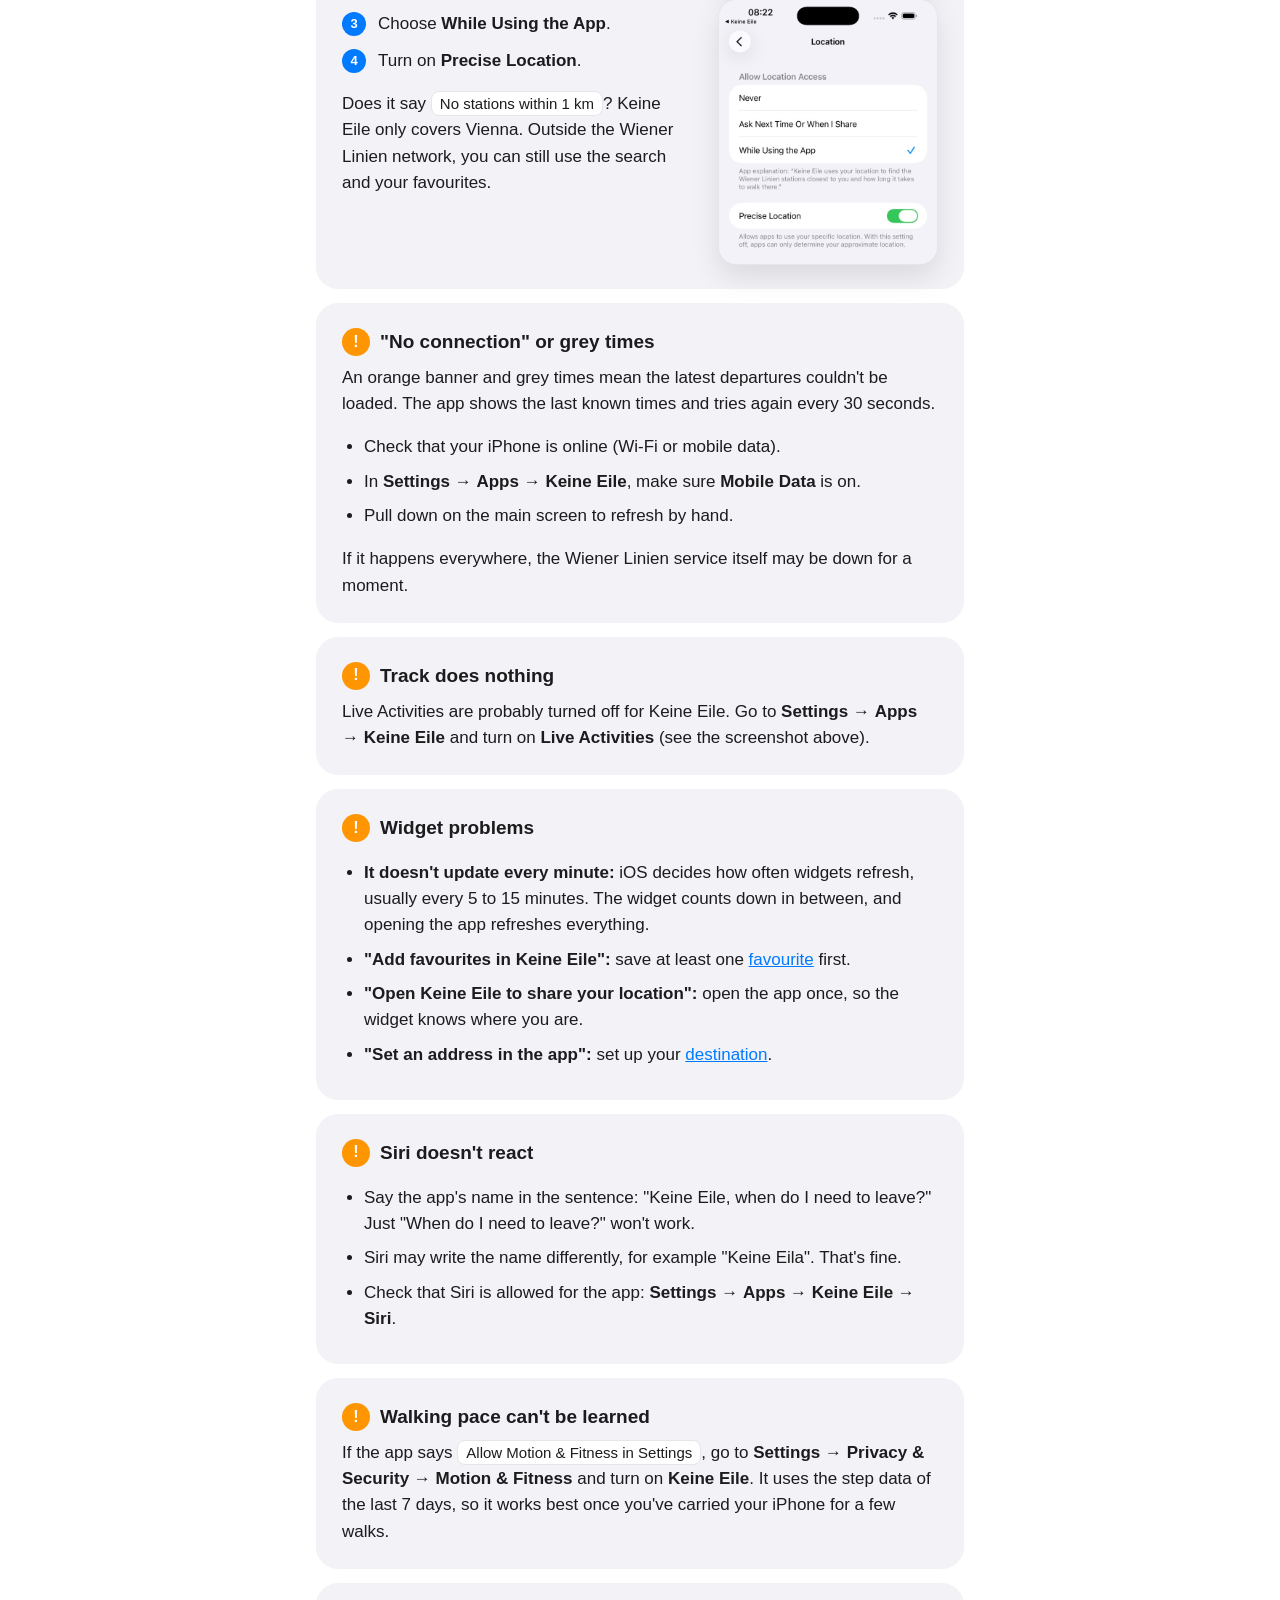
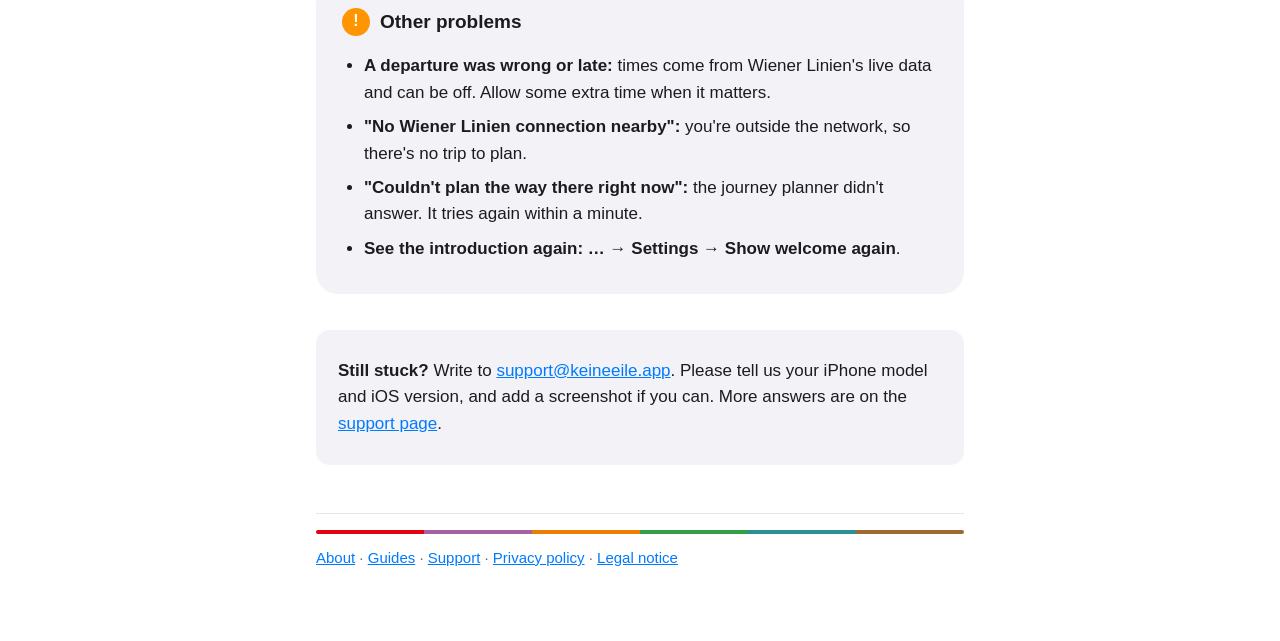
<file: guides.html>
<!doctype html>
<html lang="en">
<head>
<meta charset="utf-8">
<meta name="viewport" content="width=device-width, initial-scale=1">
<title>Guides and troubleshooting · Keine Eile</title>
<meta name="description" content="Step-by-step guides for Keine Eile with screenshots: favourites, your destination, walking time, widgets, Siri, and fixes for common problems.">
<link rel="icon" href="icon.png">
<link rel="apple-touch-icon" href="apple-touch-icon.png">
<!-- seo -->
<link rel="canonical" href="https://sebastiaan-arnold.github.io/KeineEile/guides.html">
<link rel="alternate" hreflang="en" href="https://sebastiaan-arnold.github.io/KeineEile/guides.html">
<link rel="alternate" hreflang="de" href="https://sebastiaan-arnold.github.io/KeineEile/de/anleitungen.html">
<link rel="alternate" hreflang="x-default" href="https://sebastiaan-arnold.github.io/KeineEile/guides.html">
<meta property="og:type" content="website">
<meta property="og:site_name" content="Keine Eile">
<meta property="og:title" content="Guides and troubleshooting · Keine Eile">
<meta property="og:description" content="Step-by-step guides for Keine Eile with screenshots: favourites, your destination, walking time, widgets, Siri, and fixes for common problems.">
<meta property="og:url" content="https://sebastiaan-arnold.github.io/KeineEile/guides.html">
<meta property="og:image" content="https://sebastiaan-arnold.github.io/KeineEile/icon.png">
<meta property="og:locale" content="en_GB">
<meta property="og:locale:alternate" content="de_AT">
<meta name="twitter:card" content="summary">
<script type="application/ld+json">
{
 "@context": "https://schema.org",
 "@graph": [
  {
   "@type": "WebPage",
   "url": "https://sebastiaan-arnold.github.io/KeineEile/guides.html",
   "name": "Guides and troubleshooting · Keine Eile",
   "inLanguage": "en",
   "dateModified": "2026-11-03",
   "about": {
    "@id": "https://sebastiaan-arnold.github.io/KeineEile/#app"
   }
  }
 ]
}
</script>
<!-- /seo -->
<link rel="stylesheet" href="style.css?v=7">
</head>
<body>
<main>
  <header>
    <a class="brand" href="./">Keine Eile</a>
    <nav class="site" aria-label="Menu"><a href="about.html">About</a><a href="guides.html" aria-current="page">Guides</a><a href="support.html">Support</a></nav>
    <a class="lang" href="de/anleitungen.html" hreflang="de">Deutsch</a>
  </header>
  <div class="lines"></div>
  <p class="unofficial">Independent app · not an official Wiener Linien app</p>

  <h1>Guides and troubleshooting</h1>
  <p class="tagline">How to get the most out of Keine Eile, and what to do when something doesn't work.</p>

  <nav class="toc" aria-label="On this page">
    <div>
      <b>Guides</b>
      <a href="#main-screen">The main screen</a>
      <a href="#favourites">Save a favourite</a>
      <a href="#destination">Set your destination</a>
      <a href="#track">Follow a departure</a>
      <a href="#walking-time">Make walking times fit you</a>
      <a href="#widgets">Add a widget</a>
      <a href="#siri">Ask Siri</a>
    </div>
    <div>
      <b>Troubleshooting</b>
      <a href="#location">No stops are shown</a>
      <a href="#no-connection">"No connection" or grey times</a>
      <a href="#live-activity">Track does nothing</a>
      <a href="#widget-problems">Widget problems</a>
      <a href="#siri-problems">Siri doesn't react</a>
      <a href="#pace-problems">Walking pace can't be learned</a>
      <a href="#more">Other problems</a>
    </div>
  </nav>

  <h2 class="part">Guides</h2>
  <div class="guides">

  <section class="guide" id="main-screen">
    <div>
      <h3>The main screen</h3>
      <p>Open the app and you see, from top to bottom:</p>
      <ol class="steps">
        <li><strong>Your destination</strong>: the fastest way there and when to leave.</li>
        <li><strong>Favourites</strong>: the lines you saved.</li>
        <li><strong>Nearby</strong>: the stations closest to you, sorted by walking time. Tap one to see all its lines, disruptions and lift outages.</li>
      </ol>
      <p>Each departure has a status:</p>
      <ul class="legend">
        <li><span class="dot green"></span><strong>leave in 5 min</strong>: you have time.</li>
        <li><span class="dot orange"></span><strong>leave now</strong>: start walking.</li>
        <li><span class="dot red"></span><strong>Eile!</strong>: you'll only make it if you hurry.</li>
      </ul>
      <p>Looking for a stop that isn't nearby? Use the search field at the bottom: type a line ("U1", "13A") or a station ("Stephansplatz").</p>
    </div>
    <figure class="shot"><img src="images/guide/en-home.jpg" width="599" height="1303" loading="lazy" alt="Keine Eile main screen with the destination card, favourites and nearby stations"></figure>
  </section>

  <section class="guide" id="favourites">
    <div>
      <h3>Save a favourite</h3>
      <ol class="steps">
        <li>Open a station (from Nearby or the search).</li>
        <li><strong>Swipe left</strong> on the line and direction you take.</li>
        <li>Tap the yellow star, <strong>Favourite</strong>.</li>
      </ol>
      <p>The line now appears under Favourites on the main screen, in your widgets and for Siri. A favourite is always one line, one direction, at one stop.</p>
      <p>To remove it, swipe left on the favourite again and tap <strong>Remove</strong>. To change the order, tap <strong>…</strong> → <strong>My order</strong>, then press and hold a favourite and drag it.</p>
    </div>
    <figure class="shot"><img src="images/guide/en-favourite.jpg" width="600" height="454" loading="lazy" alt="Swiping left on a line shows the yellow Favourite button"></figure>
  </section>

  <section class="guide" id="destination">
    <div>
      <h3>Set your destination</h3>
      <p>Keine Eile can show the fastest way to one place you go often, such as home or work.</p>
      <ol class="steps">
        <li>On the main screen, tap <strong>…</strong> → <strong>Edit Home…</strong>. (If you haven't set one yet, you can also tap the card at the top.)</li>
        <li>Give it a name and pick an icon.</li>
        <li>Type the street and house number and choose the address, or tap <strong>Use my current location</strong> if you're there right now.</li>
        <li>Choose <strong>Fastest</strong> or <strong>Fewest changes</strong>, then tap <strong>Save</strong>.</li>
      </ol>
      <p>Tap the card to see every step of the trip. To hide the card, press and hold it; show it again from the <strong>…</strong> menu.</p>
    </div>
    <div class="shots">
      <figure class="shot"><img src="images/guide/en-menu.jpg" width="600" height="568" loading="lazy" alt="The … menu with Edit Home and Settings"></figure>
      <figure class="shot"><img src="images/guide/en-destination.jpg" width="599" height="1303" loading="lazy" alt="Destination setup with name, icon, address and route choice"></figure>
    </div>
  </section>

  <section class="guide" id="track">
    <div>
      <h3>Follow a departure on your Lock Screen</h3>
      <ol class="steps">
        <li>Open a station and <strong>swipe right</strong> on a line.</li>
        <li>Tap <strong>Track</strong>.</li>
      </ol>
      <p>The departure now counts down on your Lock Screen and in the Dynamic Island, including when to leave. It ends by itself two minutes after the departure. Starting a new one replaces the old one.</p>
      <p><strong>Walk</strong>, next to it, opens walking directions to the stop in Apple Maps.</p>
    </div>
    <figure class="shot"><img src="images/guide/en-track.jpg" width="600" height="454" loading="lazy" alt="Swiping right on a line shows the Walk and Track buttons"></figure>
  </section>

  <section class="guide" id="walking-time">
    <div>
      <h3>Make walking times fit you</h3>
      <p>Tap <strong>…</strong> → <strong>Settings</strong> and look under <strong>Getting to the stop</strong>.</p>
      <ul>
        <li><strong>Learn my walking pace</strong>: the app looks at your iPhone's step data from the last 7 days and adjusts the walking times to how fast you really walk. Your step data stays on your iPhone.</li>
        <li><strong>Extra time</strong>: add a buffer to every walk (<strong>Everywhere</strong>), or only at certain places (<strong>Add a place</strong>), for example the minutes it takes to get down from your flat to the street.</li>
      </ul>
      <p>The status of every departure updates straight away.</p>
    </div>
    <div class="shots">
      <figure class="shot"><img src="images/guide/en-settings.jpg" width="599" height="1303" loading="lazy" alt="Settings with Learn my walking pace and Extra time"></figure>
      <figure class="shot"><img src="images/guide/en-extra.jpg" width="600" height="591" loading="lazy" alt="Extra time screen with Everywhere and Add a place"></figure>
    </div>
  </section>

  <section class="guide" id="widgets">
    <div>
      <h3>Add a widget</h3>
      <p><strong>Home Screen:</strong></p>
      <ol class="steps">
        <li>Press and hold an empty spot on your Home Screen until the apps jiggle.</li>
        <li>Tap <strong>Edit</strong> in the top-left corner, then <strong>Add Widget</strong>.</li>
        <li>Search for <strong>Keine Eile</strong>.</li>
        <li>Choose <strong>Favourites</strong> or <strong>Way home</strong>, pick a size and tap <strong>Add Widget</strong>.</li>
      </ol>
      <p>To choose which favourites the widget shows, press and hold the widget and tap <strong>Edit Widget</strong>.</p>
      <p><strong>Lock Screen:</strong> press and hold the Lock Screen, tap <strong>Customise</strong> → <strong>Lock Screen</strong>, tap the widget area and add Keine Eile.</p>
    </div>
  </section>

  <section class="guide" id="siri">
    <div>
      <h3>Ask Siri</h3>
      <p>Siri needs the app's name in the sentence. Try:</p>
      <ul>
        <li>"Keine Eile, when do I need to leave?"</li>
        <li>"When should I leave with Keine Eile?"</li>
        <li>"Keine Eile, how do I get home?"</li>
      </ul>
      <p>Siri answers with the favourite you need to leave for first, or the fastest way to your destination. You'll also find both in the Shortcuts app, for example to run every weekday at 8:00.</p>
    </div>
  </section>

  </div>

  <h2 class="part">Troubleshooting</h2>
  <div class="guides fixes">

  <section class="guide" id="location">
    <div>
      <h3>No stops are shown</h3>
      <p>If the app says <span class="msg">Location access is turned off</span> or <span class="msg">Precise location is off</span>, it can't find the stops near you or work out the walk.</p>
      <ol class="steps">
        <li>Open the iPhone <strong>Settings</strong> app.</li>
        <li>Tap <strong>Apps</strong> → <strong>Keine Eile</strong> → <strong>Location</strong>.</li>
        <li>Choose <strong>While Using the App</strong>.</li>
        <li>Turn on <strong>Precise Location</strong>.</li>
      </ol>
      <p>Does it say <span class="msg">No stations within 1 km</span>? Keine Eile only covers Vienna. Outside the Wiener Linien network, you can still use the search and your favourites.</p>
    </div>
    <div class="shots">
      <figure class="shot"><img src="images/guide/en-ios-app.jpg" width="600" height="495" loading="lazy" alt="iPhone Settings, Apps, Keine Eile: Location and Live Activities"></figure>
      <figure class="shot"><img src="images/guide/en-ios-location.jpg" width="600" height="727" loading="lazy" alt="Location settings with While Using the App and Precise Location turned on"></figure>
    </div>
  </section>

  <section class="guide" id="no-connection">
    <div>
      <h3>"No connection" or grey times</h3>
      <p>An orange banner and grey times mean the latest departures couldn't be loaded. The app shows the last known times and tries again every 30 seconds.</p>
      <ul>
        <li>Check that your iPhone is online (Wi-Fi or mobile data).</li>
        <li>In <strong>Settings</strong> → <strong>Apps</strong> → <strong>Keine Eile</strong>, make sure <strong>Mobile Data</strong> is on.</li>
        <li>Pull down on the main screen to refresh by hand.</li>
      </ul>
      <p>If it happens everywhere, the Wiener Linien service itself may be down for a moment.</p>
    </div>
  </section>

  <section class="guide" id="live-activity">
    <div>
      <h3>Track does nothing</h3>
      <p>Live Activities are probably turned off for Keine Eile. Go to <strong>Settings</strong> → <strong>Apps</strong> → <strong>Keine Eile</strong> and turn on <strong>Live Activities</strong> (see the screenshot above).</p>
    </div>
  </section>

  <section class="guide" id="widget-problems">
    <div>
      <h3>Widget problems</h3>
      <ul>
        <li><strong>It doesn't update every minute:</strong> iOS decides how often widgets refresh, usually every 5 to 15 minutes. The widget counts down in between, and opening the app refreshes everything.</li>
        <li><strong>"Add favourites in Keine Eile":</strong> save at least one <a href="#favourites">favourite</a> first.</li>
        <li><strong>"Open Keine Eile to share your location":</strong> open the app once, so the widget knows where you are.</li>
        <li><strong>"Set an address in the app":</strong> set up your <a href="#destination">destination</a>.</li>
      </ul>
    </div>
  </section>

  <section class="guide" id="siri-problems">
    <div>
      <h3>Siri doesn't react</h3>
      <ul>
        <li>Say the app's name in the sentence: "Keine Eile, when do I need to leave?" Just "When do I need to leave?" won't work.</li>
        <li>Siri may write the name differently, for example "Keine Eila". That's fine.</li>
        <li>Check that Siri is allowed for the app: <strong>Settings</strong> → <strong>Apps</strong> → <strong>Keine Eile</strong> → <strong>Siri</strong>.</li>
      </ul>
    </div>
  </section>

  <section class="guide" id="pace-problems">
    <div>
      <h3>Walking pace can't be learned</h3>
      <p>If the app says <span class="msg">Allow Motion &amp; Fitness in Settings</span>, go to <strong>Settings</strong> → <strong>Privacy &amp; Security</strong> → <strong>Motion &amp; Fitness</strong> and turn on <strong>Keine Eile</strong>. It uses the step data of the last 7 days, so it works best once you've carried your iPhone for a few walks.</p>
    </div>
  </section>

  <section class="guide" id="more">
    <div>
      <h3>Other problems</h3>
      <ul>
        <li><strong>A departure was wrong or late:</strong> times come from Wiener Linien's live data and can be off. Allow some extra time when it matters.</li>
        <li><strong>"No Wiener Linien connection nearby":</strong> you're outside the network, so there's no trip to plan.</li>
        <li><strong>"Couldn't plan the way there right now":</strong> the journey planner didn't answer. It tries again within a minute.</li>
        <li><strong>See the introduction again:</strong> <strong>…</strong> → <strong>Settings</strong> → <strong>Show welcome again</strong>.</li>
      </ul>
    </div>
  </section>

  </div>

  <div class="card cta">
    <p><strong>Still stuck?</strong> Write to <a href="mailto:support@keineeile.app">support@keineeile.app</a>. Please tell us your iPhone model and iOS version, and add a screenshot if you can. More answers are on the <a href="support.html">support page</a>.</p>
  </div>

  <footer class="muted">
    <div class="stripe"><i style="background:#e3000f"></i><i style="background:#a661a3"></i><i style="background:#ed7d00"></i><i style="background:#309e4a"></i><i style="background:#299094"></i><i style="background:#9e6930"></i></div>
    <p><a href="about.html">About</a> · <a href="guides.html">Guides</a> · <a href="support.html">Support</a> · <a href="privacy.html">Privacy policy</a> · <a href="imprint.html">Legal notice</a></p>
  </footer>
</main>
</body>
</html>
</file>
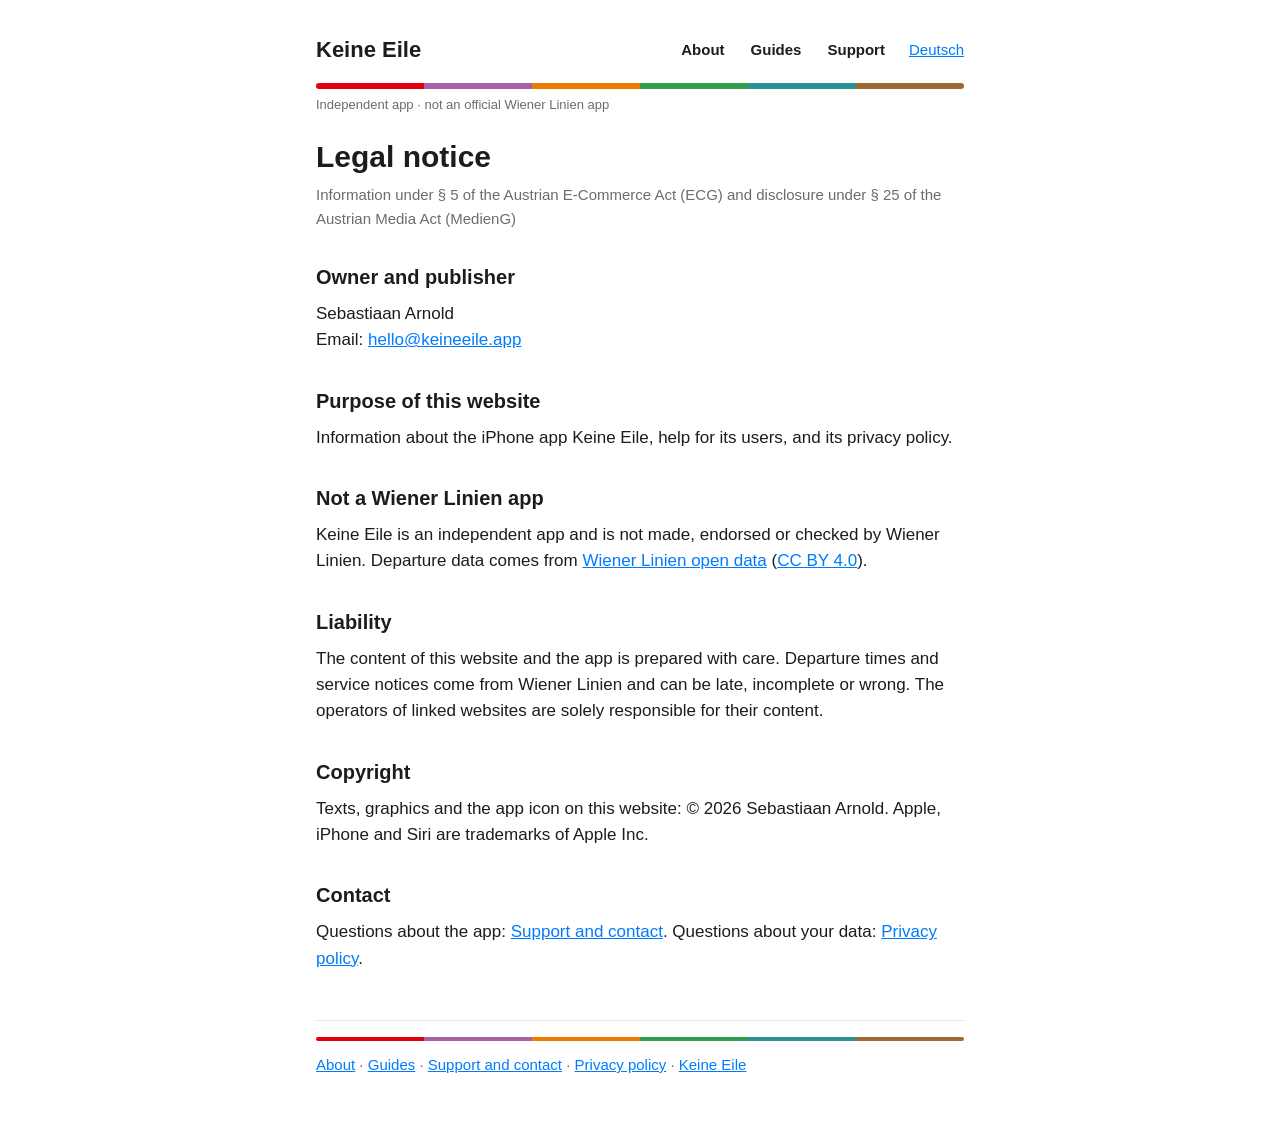
<file: imprint.html>
<!doctype html>
<html lang="en">
<head>
<meta charset="utf-8">
<meta name="viewport" content="width=device-width, initial-scale=1">
<title>Legal notice · Keine Eile</title>
<meta name="description" content="Legal notice (Impressum) for the website of the Keine Eile iPhone app.">
<link rel="icon" href="icon.png">
<link rel="apple-touch-icon" href="apple-touch-icon.png">
<!-- seo -->
<link rel="canonical" href="https://sebastiaan-arnold.github.io/KeineEile/imprint.html">
<link rel="alternate" hreflang="en" href="https://sebastiaan-arnold.github.io/KeineEile/imprint.html">
<link rel="alternate" hreflang="de" href="https://sebastiaan-arnold.github.io/KeineEile/de/impressum.html">
<link rel="alternate" hreflang="x-default" href="https://sebastiaan-arnold.github.io/KeineEile/imprint.html">
<meta property="og:type" content="website">
<meta property="og:site_name" content="Keine Eile">
<meta property="og:title" content="Legal notice · Keine Eile">
<meta property="og:description" content="Legal notice (Impressum) for the website of the Keine Eile iPhone app.">
<meta property="og:url" content="https://sebastiaan-arnold.github.io/KeineEile/imprint.html">
<meta property="og:image" content="https://sebastiaan-arnold.github.io/KeineEile/icon.png">
<meta property="og:locale" content="en_GB">
<meta property="og:locale:alternate" content="de_AT">
<meta name="twitter:card" content="summary">
<script type="application/ld+json">
{
 "@context": "https://schema.org",
 "@graph": [
  {
   "@type": "WebPage",
   "url": "https://sebastiaan-arnold.github.io/KeineEile/imprint.html",
   "name": "Legal notice · Keine Eile",
   "inLanguage": "en",
   "dateModified": "2026-11-02",
   "about": {
    "@id": "https://sebastiaan-arnold.github.io/KeineEile/#app"
   }
  }
 ]
}
</script>
<!-- /seo -->
<link rel="stylesheet" href="style.css?v=7">
</head>
<body>
<main>
  <header>
    <a class="brand" href="./">Keine Eile</a>
    <nav class="site" aria-label="Menu"><a href="about.html">About</a><a href="guides.html">Guides</a><a href="support.html">Support</a></nav>
    <a class="lang" href="de/impressum.html" hreflang="de">Deutsch</a>
  </header>
  <div class="lines"></div>
  <p class="unofficial">Independent app · not an official Wiener Linien app</p>

  <h1>Legal notice</h1>
  <p class="muted">Information under § 5 of the Austrian E-Commerce Act (ECG) and disclosure under § 25 of the Austrian Media Act (MedienG)</p>

  <h2>Owner and publisher</h2>
  <p>Sebastiaan Arnold<br>
  <!-- TODO: address (street, postcode, city, Austria) -->
  Email: <a href="mailto:hello@keineeile.app">hello@keineeile.app</a></p>

  <h2>Purpose of this website</h2>
  <p>Information about the iPhone app Keine Eile, help for its users, and its privacy policy.</p>

  <h2>Not a Wiener Linien app</h2>
  <p>Keine Eile is an independent app and is not made, endorsed or checked by Wiener Linien. Departure data comes from <a href="https://www.wienerlinien.at/open-data">Wiener Linien open data</a> (<a href="https://creativecommons.org/licenses/by/4.0/">CC BY 4.0</a>).</p>

  <h2>Liability</h2>
  <p>The content of this website and the app is prepared with care. Departure times and service notices come from Wiener Linien and can be late, incomplete or wrong. The operators of linked websites are solely responsible for their content.</p>

  <h2>Copyright</h2>
  <p>Texts, graphics and the app icon on this website: © 2026 Sebastiaan Arnold. Apple, iPhone and Siri are trademarks of Apple Inc.</p>

  <h2>Contact</h2>
  <p>Questions about the app: <a href="support.html">Support and contact</a>. Questions about your data: <a href="privacy.html">Privacy policy</a>.</p>

  <footer class="muted">
    <div class="stripe"><i style="background:#e3000f"></i><i style="background:#a661a3"></i><i style="background:#ed7d00"></i><i style="background:#309e4a"></i><i style="background:#299094"></i><i style="background:#9e6930"></i></div>
    <p><a href="about.html">About</a> · <a href="guides.html">Guides</a> · <a href="support.html">Support and contact</a> · <a href="privacy.html">Privacy policy</a> · <a href="./">Keine Eile</a></p>
  </footer>
</main>
</body>
</html>
</file>
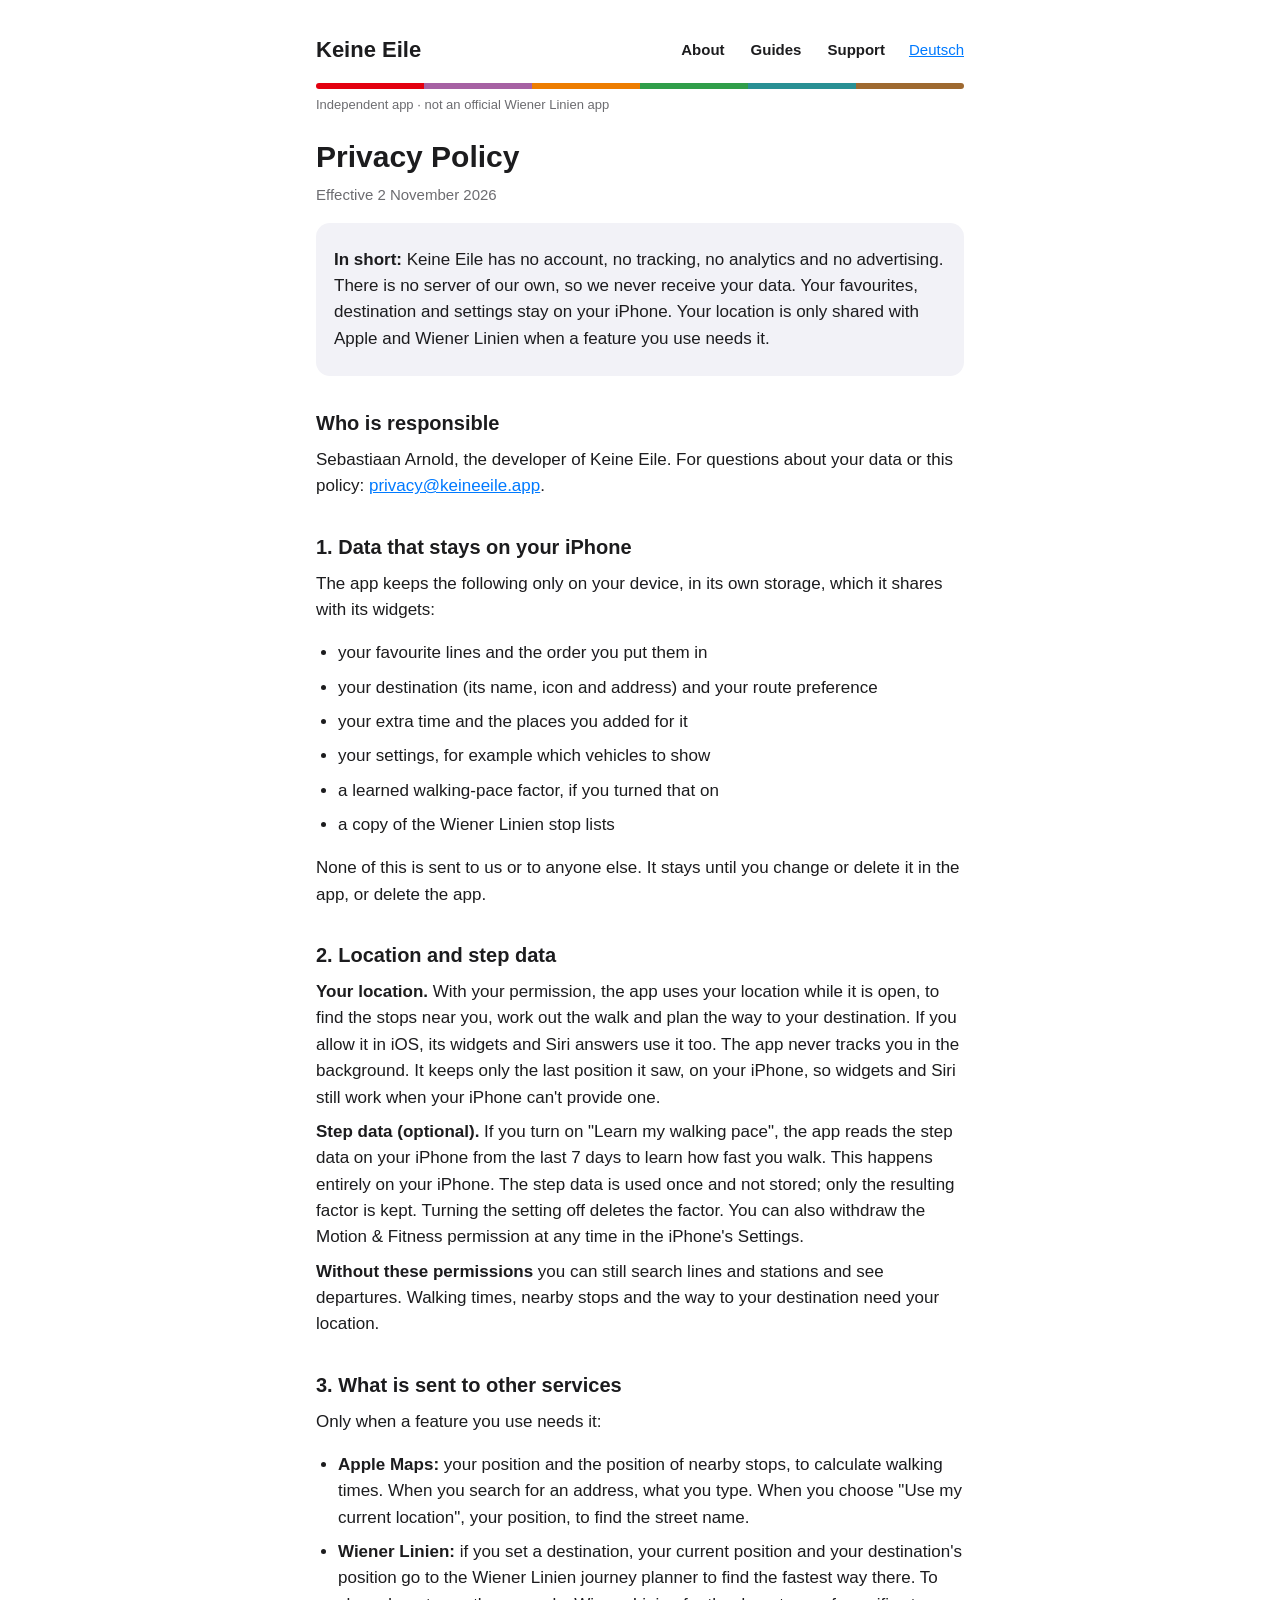
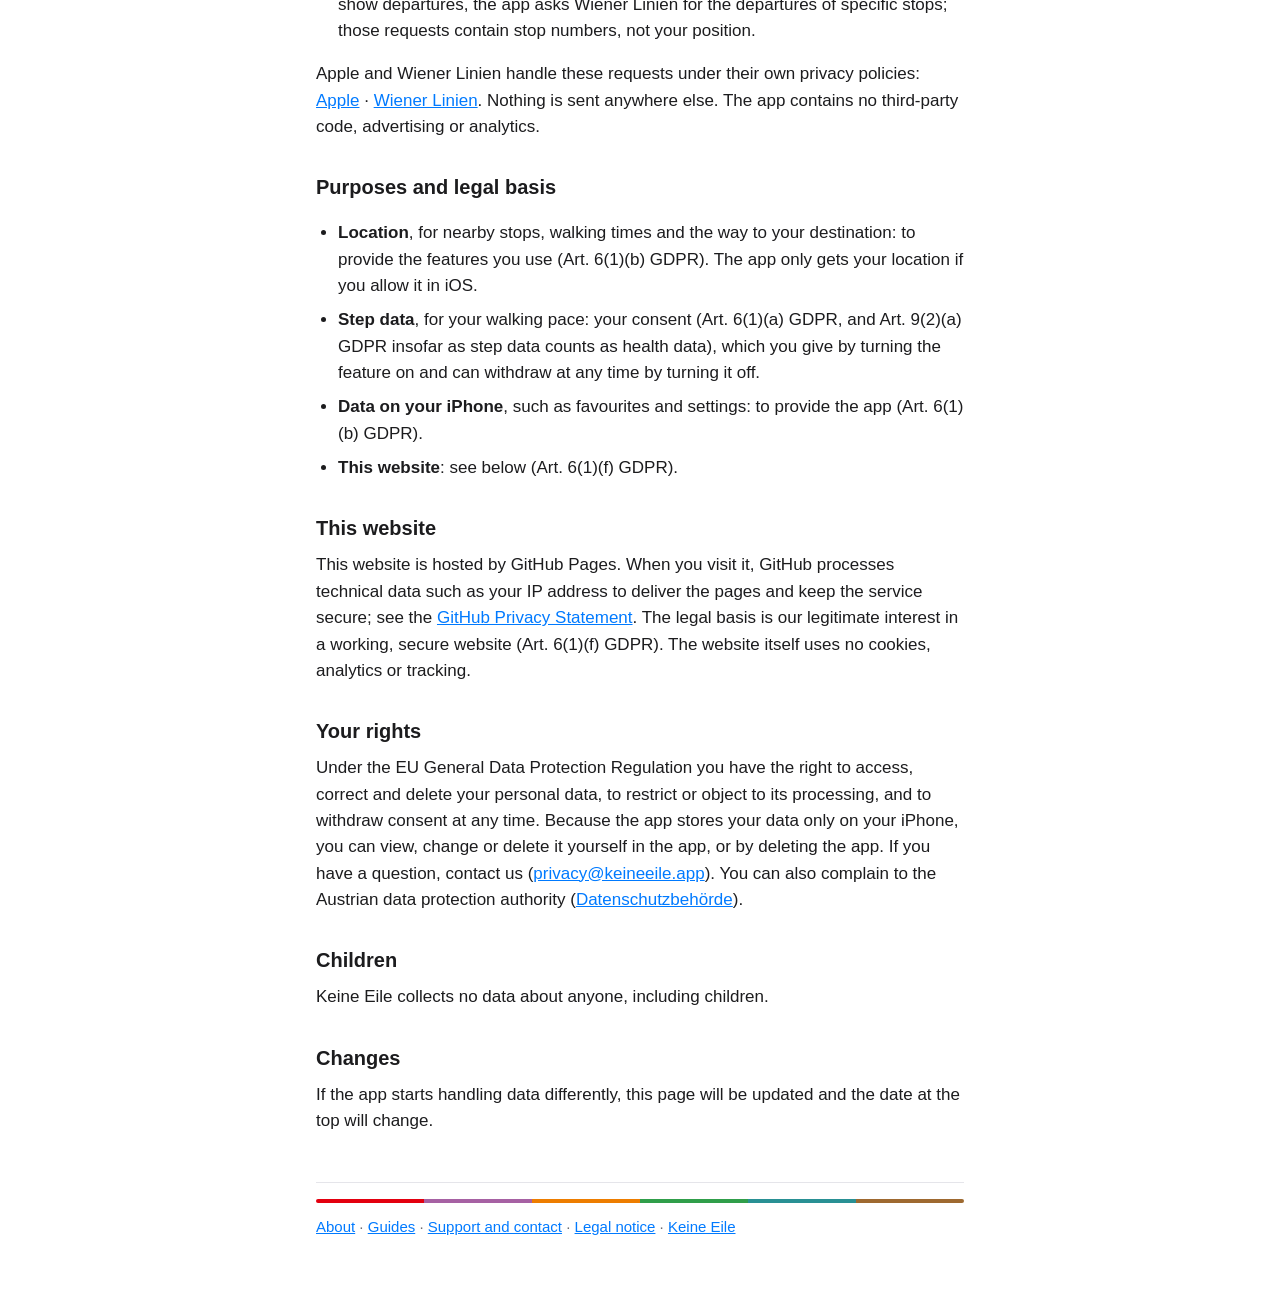
<file: privacy.html>
<!doctype html>
<html lang="en">
<head>
<meta charset="utf-8">
<meta name="viewport" content="width=device-width, initial-scale=1">
<title>Privacy Policy · Keine Eile</title>
<meta name="description" content="How the Keine Eile iPhone app handles your data: no account, no tracking, data stays on your iPhone; location only goes to Apple Maps and Wiener Linien when needed.">
<link rel="icon" href="icon.png">
<link rel="apple-touch-icon" href="apple-touch-icon.png">
<!-- seo -->
<link rel="canonical" href="https://sebastiaan-arnold.github.io/KeineEile/privacy.html">
<link rel="alternate" hreflang="en" href="https://sebastiaan-arnold.github.io/KeineEile/privacy.html">
<link rel="alternate" hreflang="de" href="https://sebastiaan-arnold.github.io/KeineEile/de/datenschutz.html">
<link rel="alternate" hreflang="x-default" href="https://sebastiaan-arnold.github.io/KeineEile/privacy.html">
<meta property="og:type" content="website">
<meta property="og:site_name" content="Keine Eile">
<meta property="og:title" content="Privacy Policy · Keine Eile">
<meta property="og:description" content="How the Keine Eile iPhone app handles your data: no account, no tracking, data stays on your iPhone; location only goes to Apple Maps and Wiener Linien when needed.">
<meta property="og:url" content="https://sebastiaan-arnold.github.io/KeineEile/privacy.html">
<meta property="og:image" content="https://sebastiaan-arnold.github.io/KeineEile/icon.png">
<meta property="og:locale" content="en_GB">
<meta property="og:locale:alternate" content="de_AT">
<meta name="twitter:card" content="summary">
<script type="application/ld+json">
{
 "@context": "https://schema.org",
 "@graph": [
  {
   "@type": "WebPage",
   "url": "https://sebastiaan-arnold.github.io/KeineEile/privacy.html",
   "name": "Privacy Policy · Keine Eile",
   "inLanguage": "en",
   "dateModified": "2026-11-02",
   "about": {
    "@id": "https://sebastiaan-arnold.github.io/KeineEile/#app"
   }
  }
 ]
}
</script>
<!-- /seo -->
<link rel="stylesheet" href="style.css?v=7">
</head>
<body>
<main>
  <header>
    <a class="brand" href="./">Keine Eile</a>
    <nav class="site" aria-label="Menu"><a href="about.html">About</a><a href="guides.html">Guides</a><a href="support.html">Support</a></nav>
    <a class="lang" href="de/datenschutz.html" hreflang="de">Deutsch</a>
  </header>
  <div class="lines"></div>
  <p class="unofficial">Independent app · not an official Wiener Linien app</p>

  <h1>Privacy Policy</h1>
  <p class="muted">Effective 2 November 2026</p>

  <div class="card">
    <p><strong>In short:</strong> Keine Eile has no account, no tracking, no analytics and no advertising. There is no server of our own, so we never receive your data. Your favourites, destination and settings stay on your iPhone. Your location is only shared with Apple and Wiener Linien when a feature you use needs it.</p>
  </div>

  <h2>Who is responsible</h2>
  <p>Sebastiaan Arnold, the developer of Keine Eile. For questions about your data or this policy: <a href="mailto:privacy@keineeile.app">privacy@keineeile.app</a>.</p>

  <h2>1. Data that stays on your iPhone</h2>
  <p>The app keeps the following only on your device, in its own storage, which it shares with its widgets:</p>
  <ul>
    <li>your favourite lines and the order you put them in</li>
    <li>your destination (its name, icon and address) and your route preference</li>
    <li>your extra time and the places you added for it</li>
    <li>your settings, for example which vehicles to show</li>
    <li>a learned walking-pace factor, if you turned that on</li>
    <li>a copy of the Wiener Linien stop lists</li>
  </ul>
  <p>None of this is sent to us or to anyone else. It stays until you change or delete it in the app, or delete the app.</p>

  <h2>2. Location and step data</h2>
  <p><strong>Your location.</strong> With your permission, the app uses your location while it is open, to find the stops near you, work out the walk and plan the way to your destination. If you allow it in iOS, its widgets and Siri answers use it too. The app never tracks you in the background. It keeps only the last position it saw, on your iPhone, so widgets and Siri still work when your iPhone can't provide one.</p>
  <p><strong>Step data (optional).</strong> If you turn on "Learn my walking pace", the app reads the step data on your iPhone from the last 7 days to learn how fast you walk. This happens entirely on your iPhone. The step data is used once and not stored; only the resulting factor is kept. Turning the setting off deletes the factor. You can also withdraw the Motion &amp; Fitness permission at any time in the iPhone's Settings.</p>
  <p><strong>Without these permissions</strong> you can still search lines and stations and see departures. Walking times, nearby stops and the way to your destination need your location.</p>

  <h2>3. What is sent to other services</h2>
  <p>Only when a feature you use needs it:</p>
  <ul>
    <li><strong>Apple Maps:</strong> your position and the position of nearby stops, to calculate walking times. When you search for an address, what you type. When you choose "Use my current location", your position, to find the street name.</li>
    <li><strong>Wiener Linien:</strong> if you set a destination, your current position and your destination's position go to the Wiener Linien journey planner to find the fastest way there. To show departures, the app asks Wiener Linien for the departures of specific stops; those requests contain stop numbers, not your position.</li>
  </ul>
  <p>Apple and Wiener Linien handle these requests under their own privacy policies: <a href="https://www.apple.com/legal/privacy/">Apple</a> · <a href="https://www.wienerlinien.at/datenschutz">Wiener Linien</a>. Nothing is sent anywhere else. The app contains no third-party code, advertising or analytics.</p>

  <h2>Purposes and legal basis</h2>
  <ul>
    <li><strong>Location</strong>, for nearby stops, walking times and the way to your destination: to provide the features you use (Art. 6(1)(b) GDPR). The app only gets your location if you allow it in iOS.</li>
    <li><strong>Step data</strong>, for your walking pace: your consent (Art. 6(1)(a) GDPR, and Art. 9(2)(a) GDPR insofar as step data counts as health data), which you give by turning the feature on and can withdraw at any time by turning it off.</li>
    <li><strong>Data on your iPhone</strong>, such as favourites and settings: to provide the app (Art. 6(1)(b) GDPR).</li>
    <li><strong>This website</strong>: see below (Art. 6(1)(f) GDPR).</li>
  </ul>

  <h2>This website</h2>
  <p>This website is hosted by GitHub Pages. When you visit it, GitHub processes technical data such as your IP address to deliver the pages and keep the service secure; see the <a href="https://docs.github.com/en/site-policy/privacy-policies/github-general-privacy-statement">GitHub Privacy Statement</a>. The legal basis is our legitimate interest in a working, secure website (Art. 6(1)(f) GDPR). The website itself uses no cookies, analytics or tracking.</p>

  <h2>Your rights</h2>
  <p>Under the EU General Data Protection Regulation you have the right to access, correct and delete your personal data, to restrict or object to its processing, and to withdraw consent at any time. Because the app stores your data only on your iPhone, you can view, change or delete it yourself in the app, or by deleting the app. If you have a question, contact us (<a href="mailto:privacy@keineeile.app">privacy@keineeile.app</a>). You can also complain to the Austrian data protection authority (<a href="https://www.dsb.gv.at">Datenschutzbehörde</a>).</p>

  <h2>Children</h2>
  <p>Keine Eile collects no data about anyone, including children.</p>

  <h2>Changes</h2>
  <p>If the app starts handling data differently, this page will be updated and the date at the top will change.</p>

  <footer class="muted">
    <div class="stripe"><i style="background:#e3000f"></i><i style="background:#a661a3"></i><i style="background:#ed7d00"></i><i style="background:#309e4a"></i><i style="background:#299094"></i><i style="background:#9e6930"></i></div>
    <p><a href="about.html">About</a> · <a href="guides.html">Guides</a> · <a href="support.html">Support and contact</a> · <a href="imprint.html">Legal notice</a> · <a href="./">Keine Eile</a></p>
  </footer>
</main>
</body>
</html>
</file>
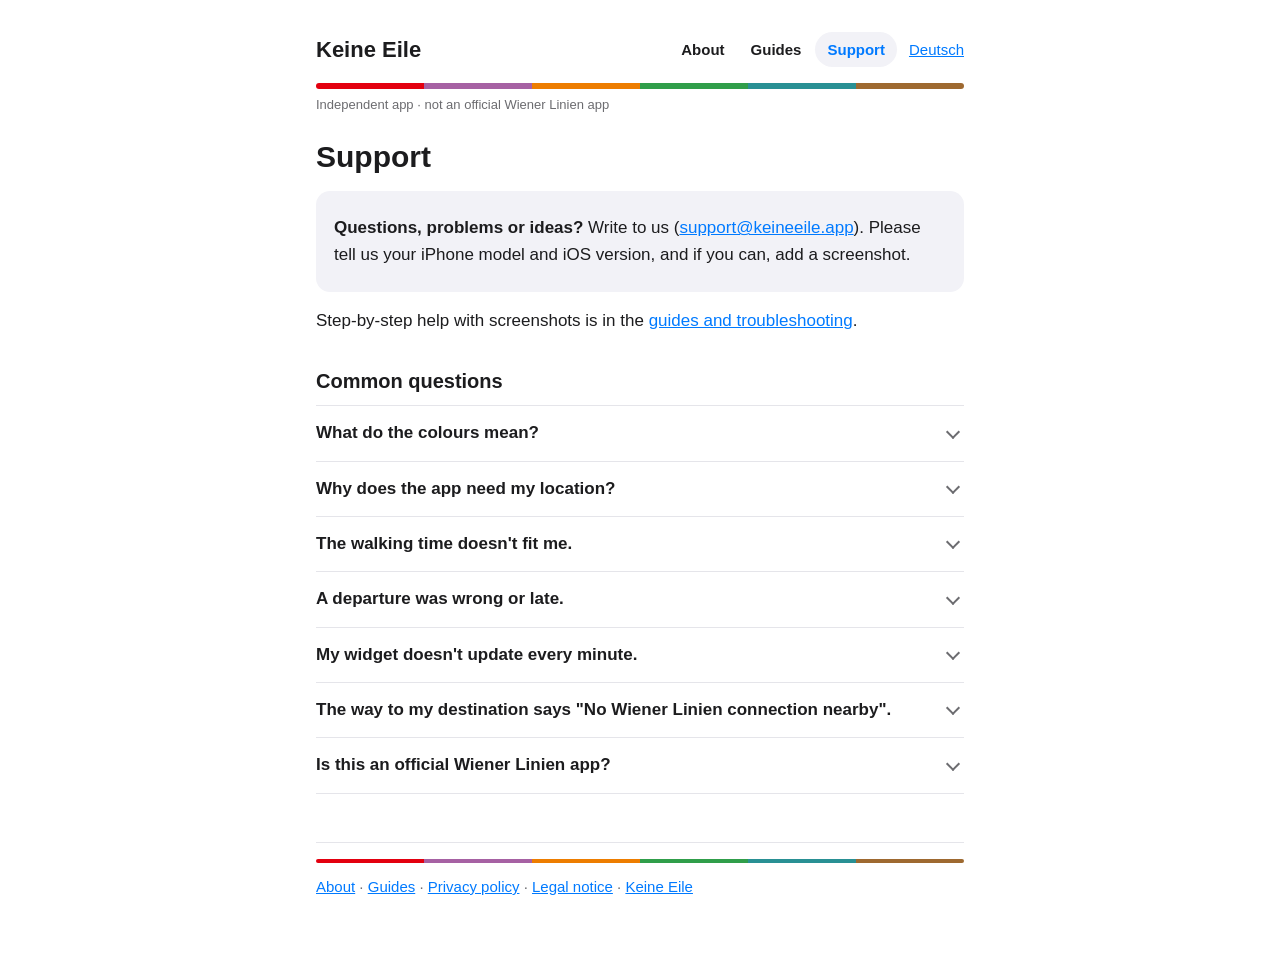
<file: support.html>
<!doctype html>
<html lang="en">
<head>
<meta charset="utf-8">
<meta name="viewport" content="width=device-width, initial-scale=1">
<title>Support and FAQ · Keine Eile</title>
<meta name="description" content="Help for the Keine Eile iPhone app: what the colours mean, why it needs your location, walking times, widgets and contact.">
<link rel="icon" href="icon.png">
<link rel="apple-touch-icon" href="apple-touch-icon.png">
<!-- seo -->
<link rel="canonical" href="https://sebastiaan-arnold.github.io/KeineEile/support.html">
<link rel="alternate" hreflang="en" href="https://sebastiaan-arnold.github.io/KeineEile/support.html">
<link rel="alternate" hreflang="de" href="https://sebastiaan-arnold.github.io/KeineEile/de/support.html">
<link rel="alternate" hreflang="x-default" href="https://sebastiaan-arnold.github.io/KeineEile/support.html">
<meta property="og:type" content="website">
<meta property="og:site_name" content="Keine Eile">
<meta property="og:title" content="Support and FAQ · Keine Eile">
<meta property="og:description" content="Help for the Keine Eile iPhone app: what the colours mean, why it needs your location, walking times, widgets and contact.">
<meta property="og:url" content="https://sebastiaan-arnold.github.io/KeineEile/support.html">
<meta property="og:image" content="https://sebastiaan-arnold.github.io/KeineEile/icon.png">
<meta property="og:locale" content="en_GB">
<meta property="og:locale:alternate" content="de_AT">
<meta name="twitter:card" content="summary">
<script type="application/ld+json">
{
 "@context": "https://schema.org",
 "@graph": [
  {
   "@type": "FAQPage",
   "url": "https://sebastiaan-arnold.github.io/KeineEile/support.html",
   "name": "Support and FAQ · Keine Eile",
   "inLanguage": "en",
   "about": {
    "@id": "https://sebastiaan-arnold.github.io/KeineEile/#app"
   },
   "mainEntity": [
    {
     "@type": "Question",
     "name": "What do the colours mean?",
     "acceptedAnswer": {
      "@type": "Answer",
      "text": "Green \"leave in 5 min\": you have time. Orange \"leave now\": start walking. Red \"Eile!\": you'll only make it if you hurry."
     }
    },
    {
     "@type": "Question",
     "name": "Why does the app need my location?",
     "acceptedAnswer": {
      "@type": "Answer",
      "text": "To find the stops near you and work out how long the walk is. Without it, the app can't tell you when to leave. See the privacy policy."
     }
    },
    {
     "@type": "Question",
     "name": "The walking time doesn't fit me.",
     "acceptedAnswer": {
      "@type": "Answer",
      "text": "Go to Settings → Getting to the stop. \"Learn my walking pace\" adjusts the times to how fast you walk, and \"Extra time\" adds minutes, for example to get down from your flat."
     }
    },
    {
     "@type": "Question",
     "name": "A departure was wrong or late.",
     "acceptedAnswer": {
      "@type": "Answer",
      "text": "Departures come from Wiener Linien's live data and can be late, incomplete or wrong. Keine Eile shows what Wiener Linien publish. Allow some extra time when it matters."
     }
    },
    {
     "@type": "Question",
     "name": "My widget doesn't update every minute.",
     "acceptedAnswer": {
      "@type": "Answer",
      "text": "iOS decides how often widgets may refresh, usually every 5 to 15 minutes. The widget counts down in between. Opening the app refreshes everything immediately."
     }
    },
    {
     "@type": "Question",
     "name": "The way to my destination says \"No Wiener Linien connection nearby\".",
     "acceptedAnswer": {
      "@type": "Answer",
      "text": "Keine Eile only covers Wiener Linien in Vienna. Outside the network there is no connection to plan."
     }
    },
    {
     "@type": "Question",
     "name": "Is this an official Wiener Linien app?",
     "acceptedAnswer": {
      "@type": "Answer",
      "text": "No. Keine Eile is an independent app using Wiener Linien open data (CC BY 4.0)."
     }
    }
   ]
  }
 ]
}
</script>
<!-- /seo -->
<link rel="stylesheet" href="style.css?v=7">
</head>
<body>
<main>
  <header>
    <a class="brand" href="./">Keine Eile</a>
    <nav class="site" aria-label="Menu"><a href="about.html">About</a><a href="guides.html">Guides</a><a href="support.html" aria-current="page">Support</a></nav>
    <a class="lang" href="de/support.html" hreflang="de">Deutsch</a>
  </header>
  <div class="lines"></div>
  <p class="unofficial">Independent app · not an official Wiener Linien app</p>

  <h1>Support</h1>

  <div class="card">
    <p><strong>Questions, problems or ideas?</strong> Write to us (<a href="mailto:support@keineeile.app">support@keineeile.app</a>). Please tell us your iPhone model and iOS version, and if you can, add a screenshot.</p>
  </div>

  <p>Step-by-step help with screenshots is in the <a href="guides.html">guides and troubleshooting</a>.</p>

  <h2>Common questions</h2>

  <div class="faq">
    <details>
      <summary>What do the colours mean?</summary>
      <p>Green "leave in 5 min": you have time. Orange "leave now": start walking. Red "Eile!": you'll only make it if you hurry.</p>
    </details>
    <details>
      <summary>Why does the app need my location?</summary>
      <p>To find the stops near you and work out how long the walk is. Without it, the app can't tell you when to leave. See the <a href="privacy.html">privacy policy</a>.</p>
    </details>
    <details>
      <summary>The walking time doesn't fit me.</summary>
      <p>Go to Settings → Getting to the stop. "Learn my walking pace" adjusts the times to how fast you walk, and "Extra time" adds minutes, for example to get down from your flat.</p>
    </details>
    <details>
      <summary>A departure was wrong or late.</summary>
      <p>Departures come from Wiener Linien's live data and can be late, incomplete or wrong. Keine Eile shows what Wiener Linien publish. Allow some extra time when it matters.</p>
    </details>
    <details>
      <summary>My widget doesn't update every minute.</summary>
      <p>iOS decides how often widgets may refresh, usually every 5 to 15 minutes. The widget counts down in between. Opening the app refreshes everything immediately.</p>
    </details>
    <details>
      <summary>The way to my destination says "No Wiener Linien connection nearby".</summary>
      <p>Keine Eile only covers Wiener Linien in Vienna. Outside the network there is no connection to plan.</p>
    </details>
    <details>
      <summary>Is this an official Wiener Linien app?</summary>
      <p>No. Keine Eile is an independent app using <a href="https://www.wienerlinien.at/open-data">Wiener Linien open data</a> (<a href="https://creativecommons.org/licenses/by/4.0/">CC BY 4.0</a>).</p>
    </details>
  </div>

  <footer class="muted">
    <div class="stripe"><i style="background:#e3000f"></i><i style="background:#a661a3"></i><i style="background:#ed7d00"></i><i style="background:#309e4a"></i><i style="background:#299094"></i><i style="background:#9e6930"></i></div>
    <p><a href="about.html">About</a> · <a href="guides.html">Guides</a> · <a href="privacy.html">Privacy policy</a> · <a href="imprint.html">Legal notice</a> · <a href="./">Keine Eile</a></p>
  </footer>
</main>
</body>
</html>
</file>
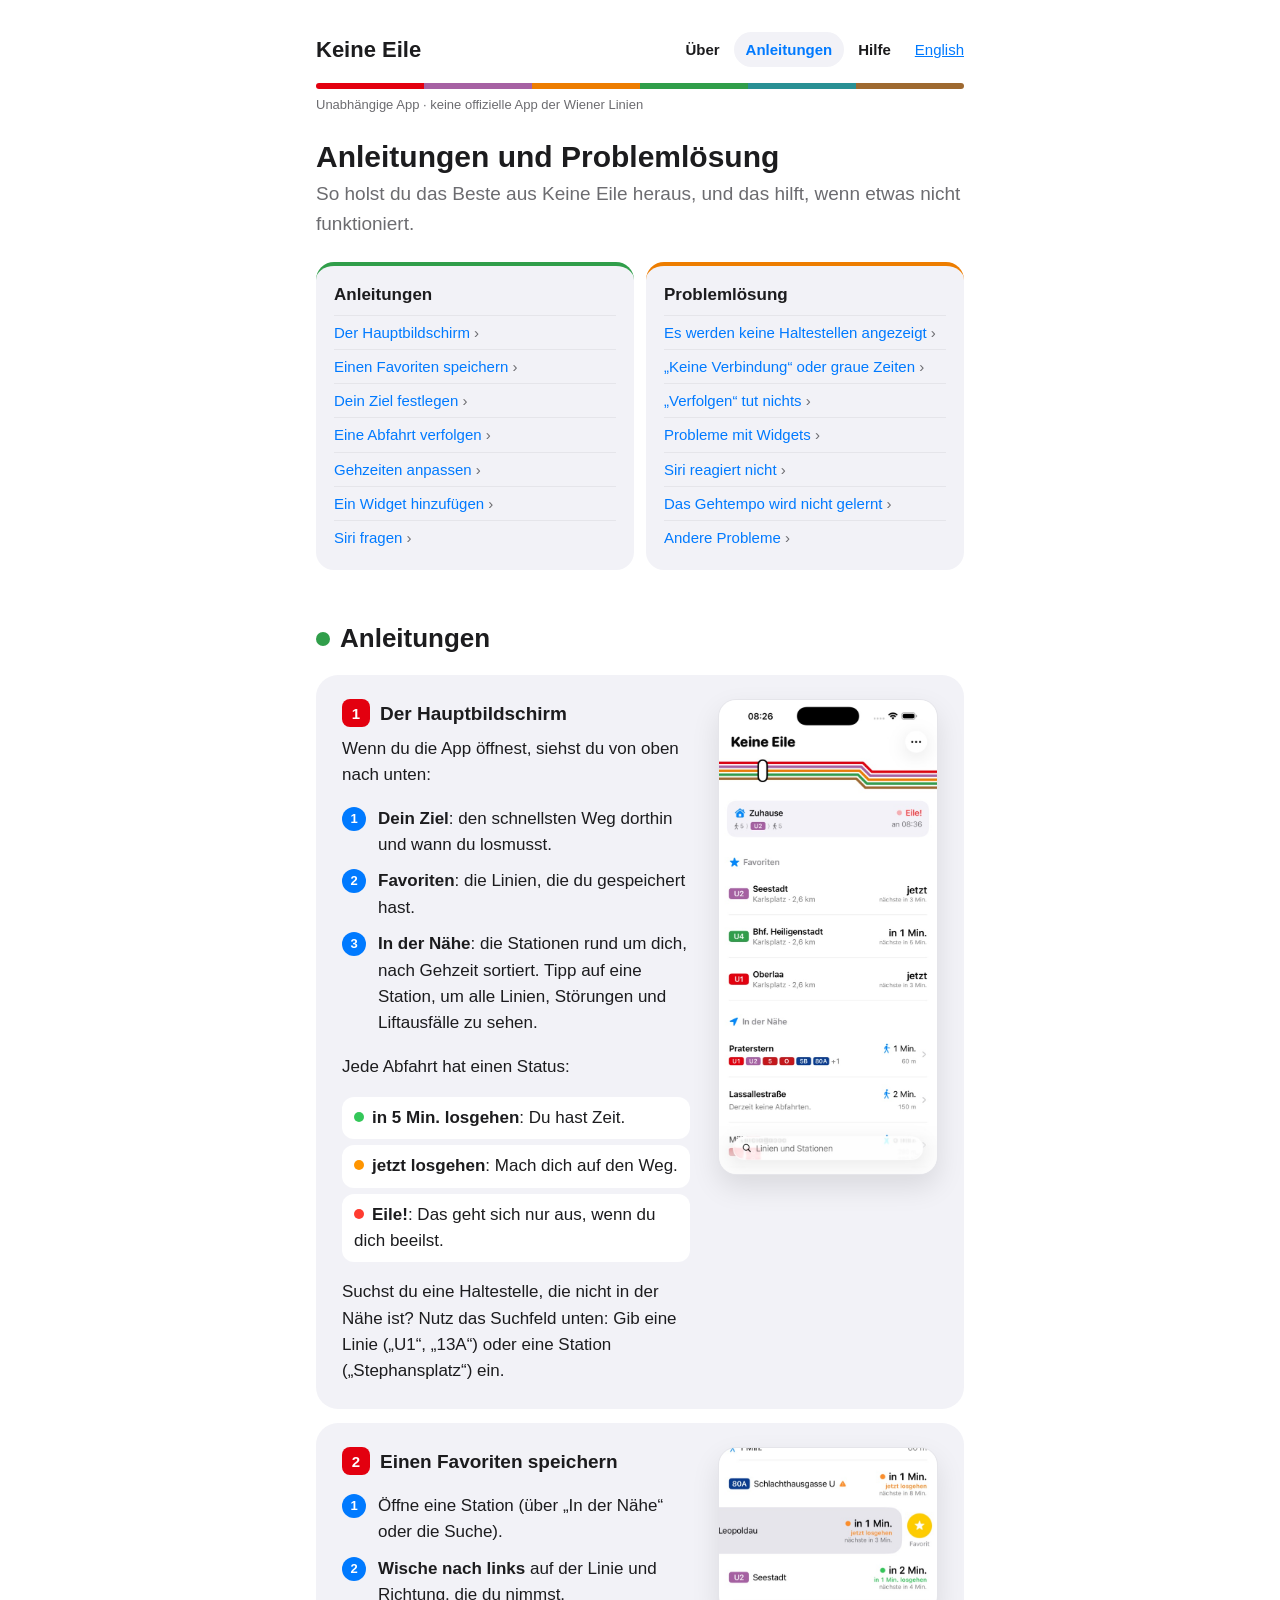
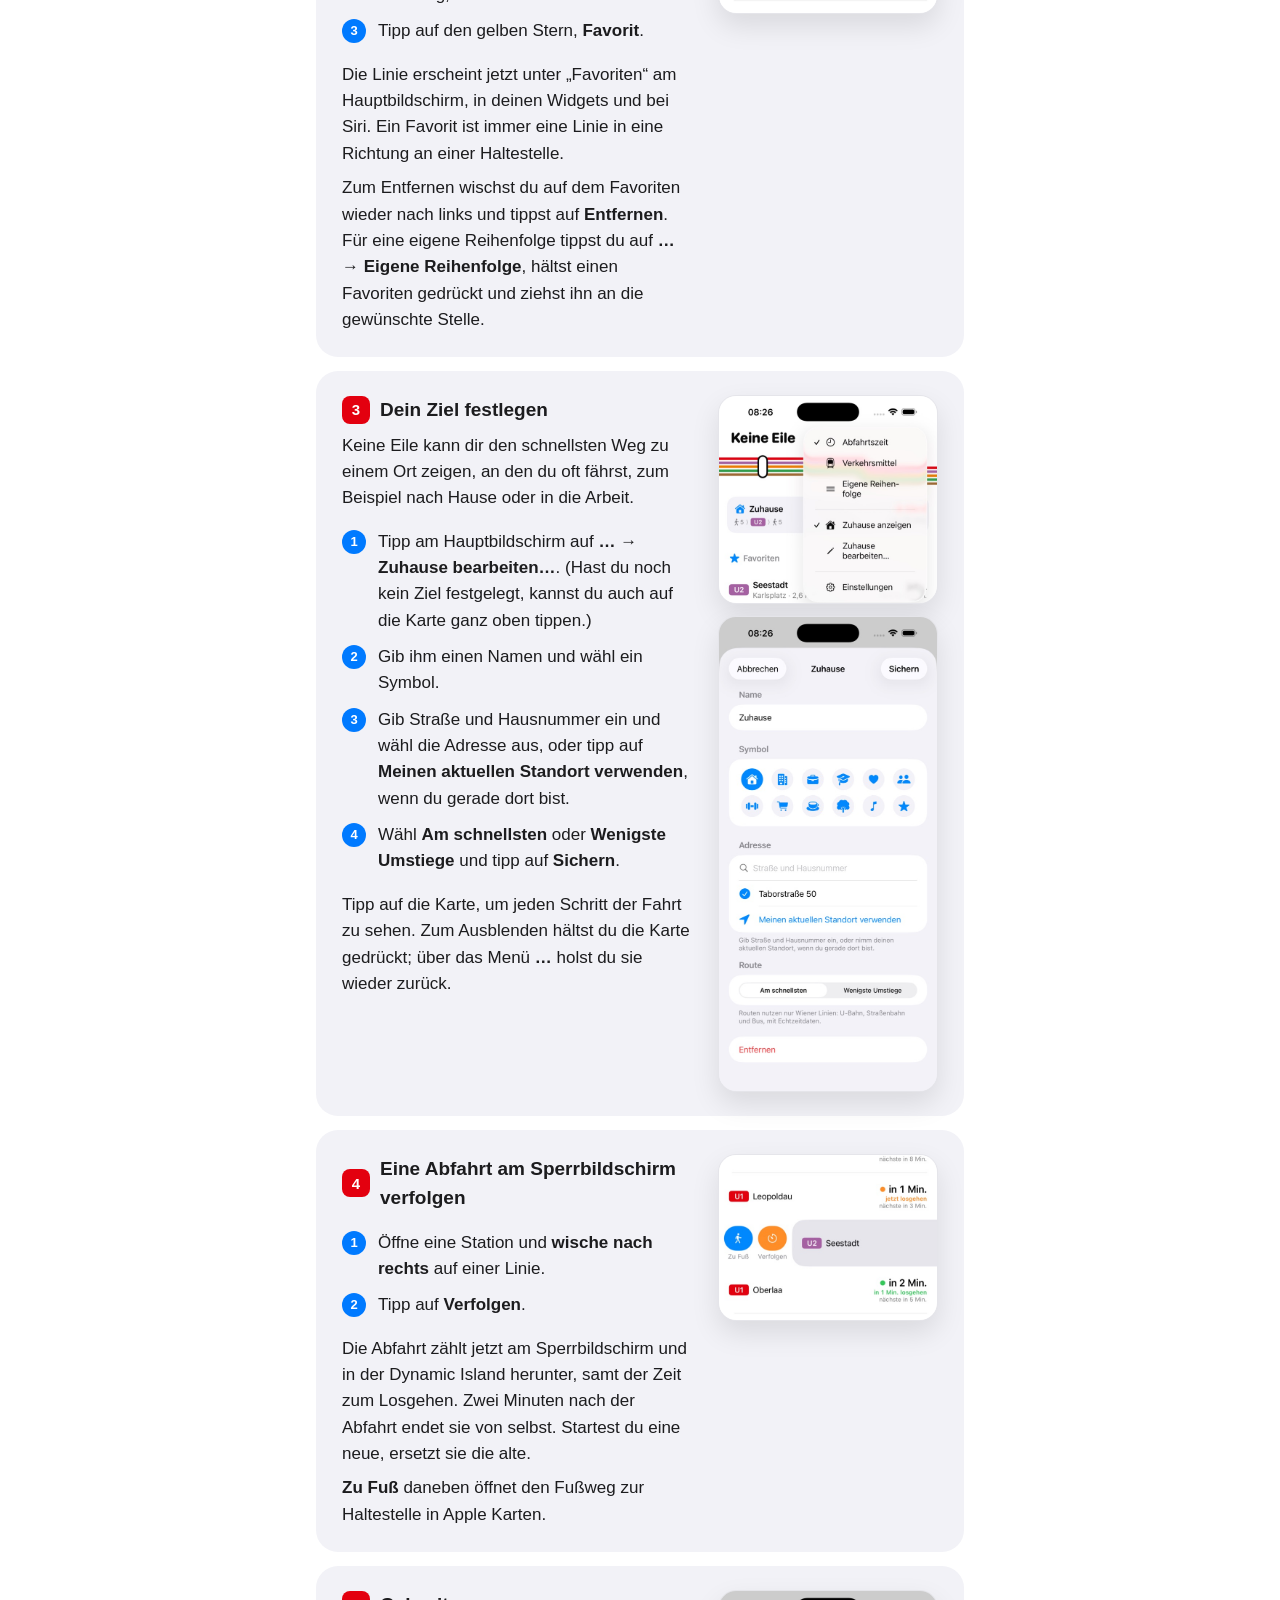
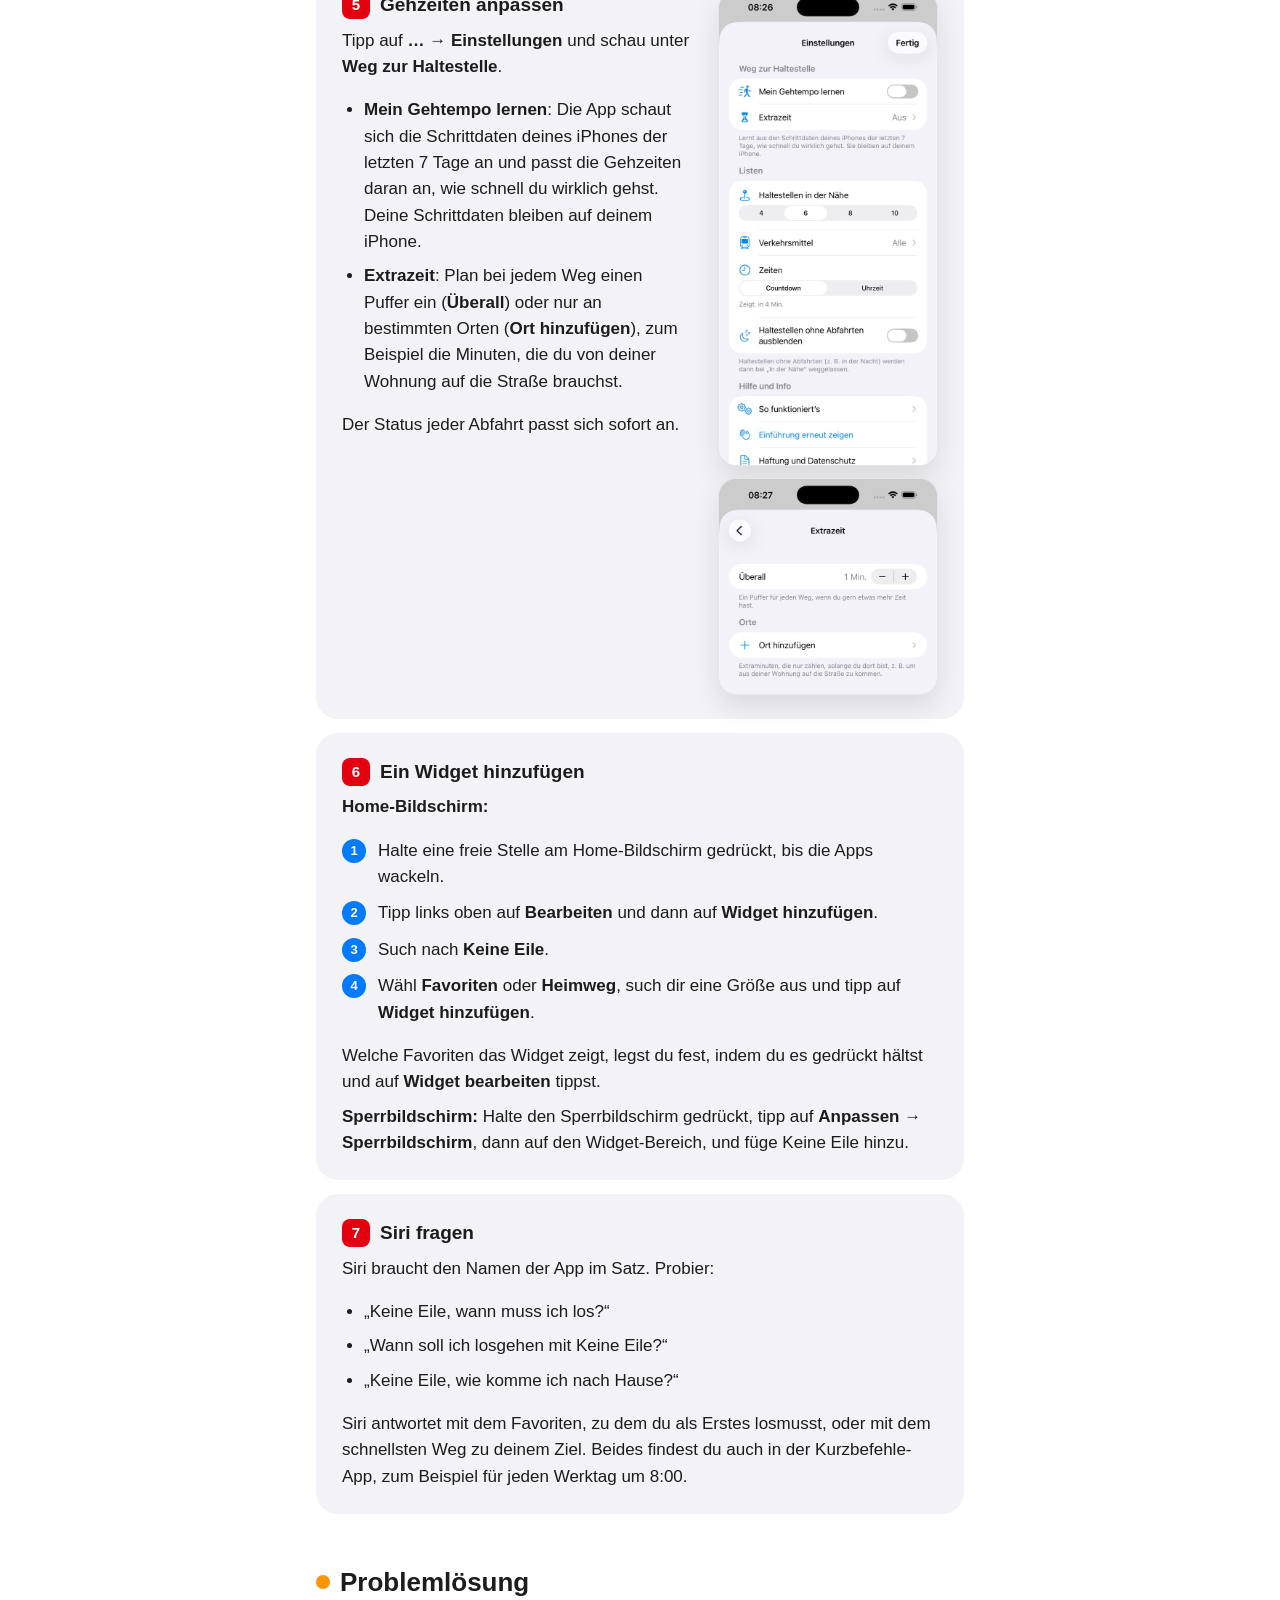
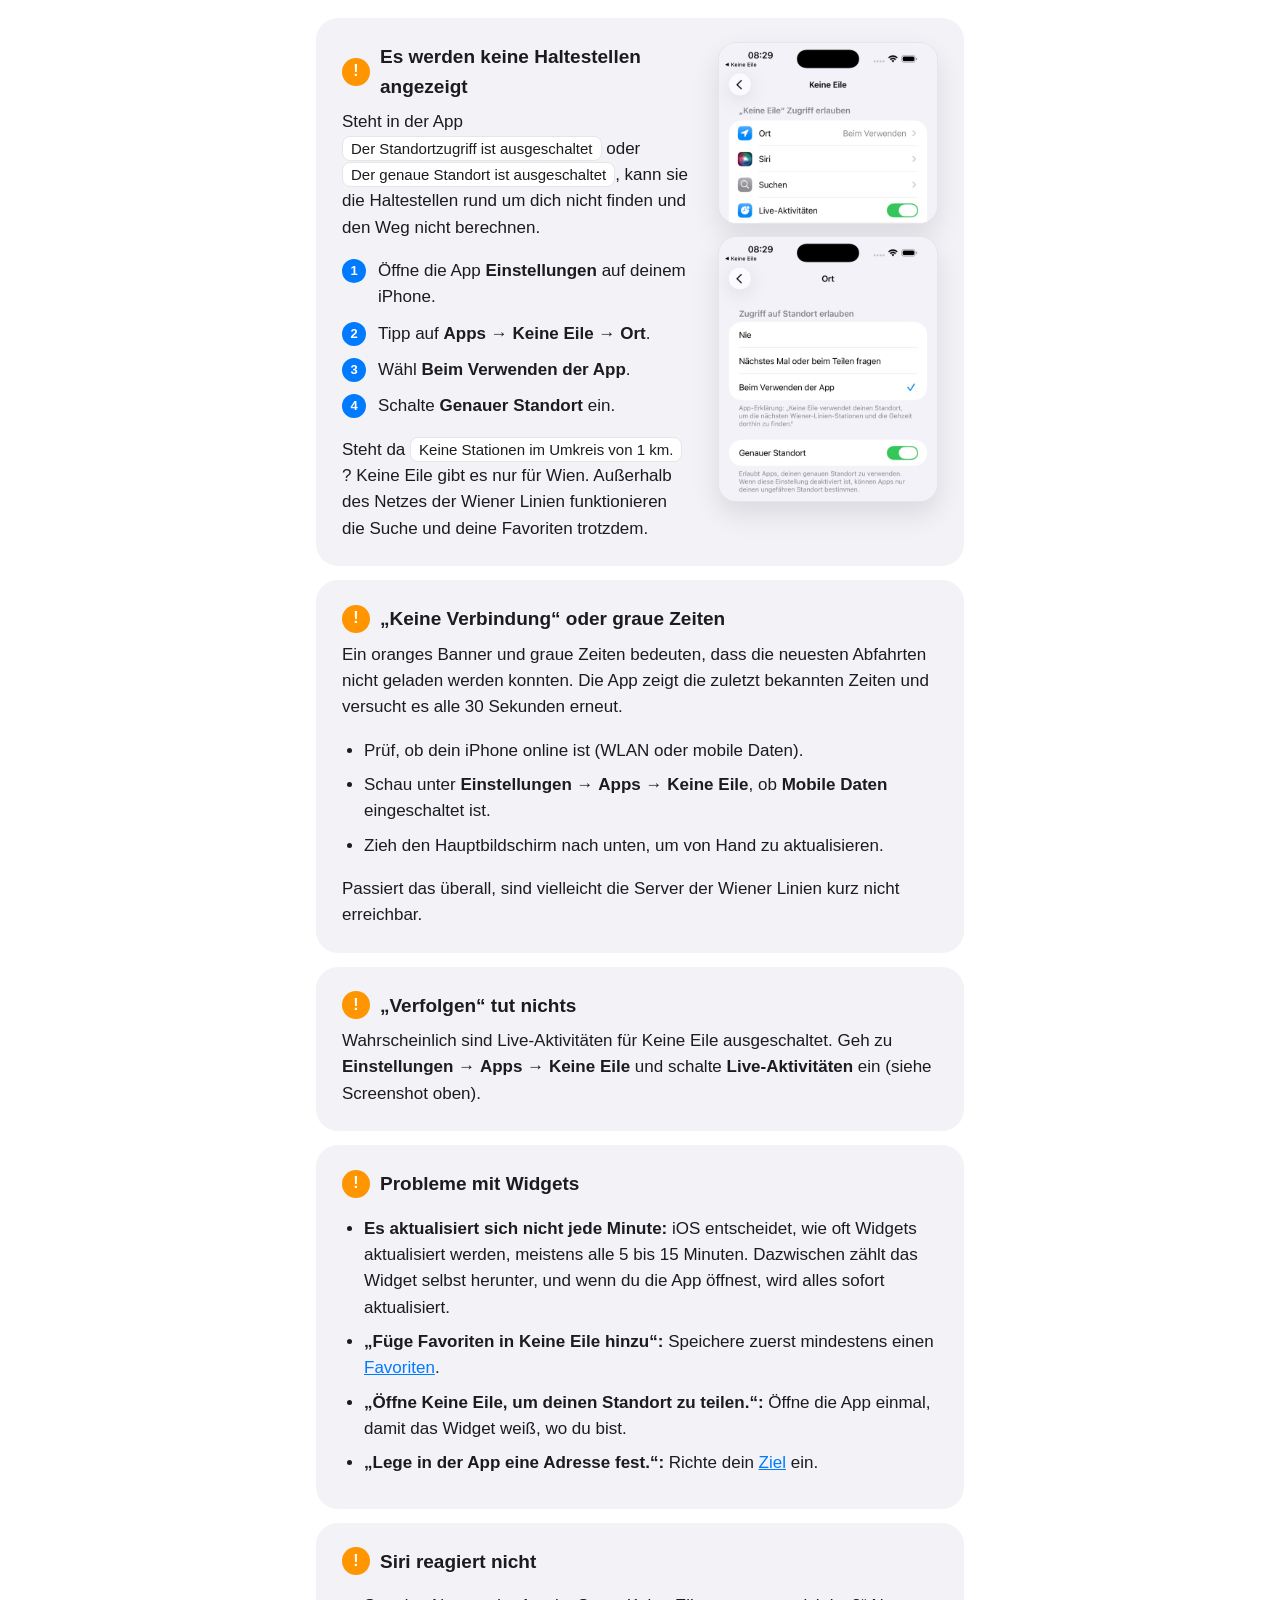
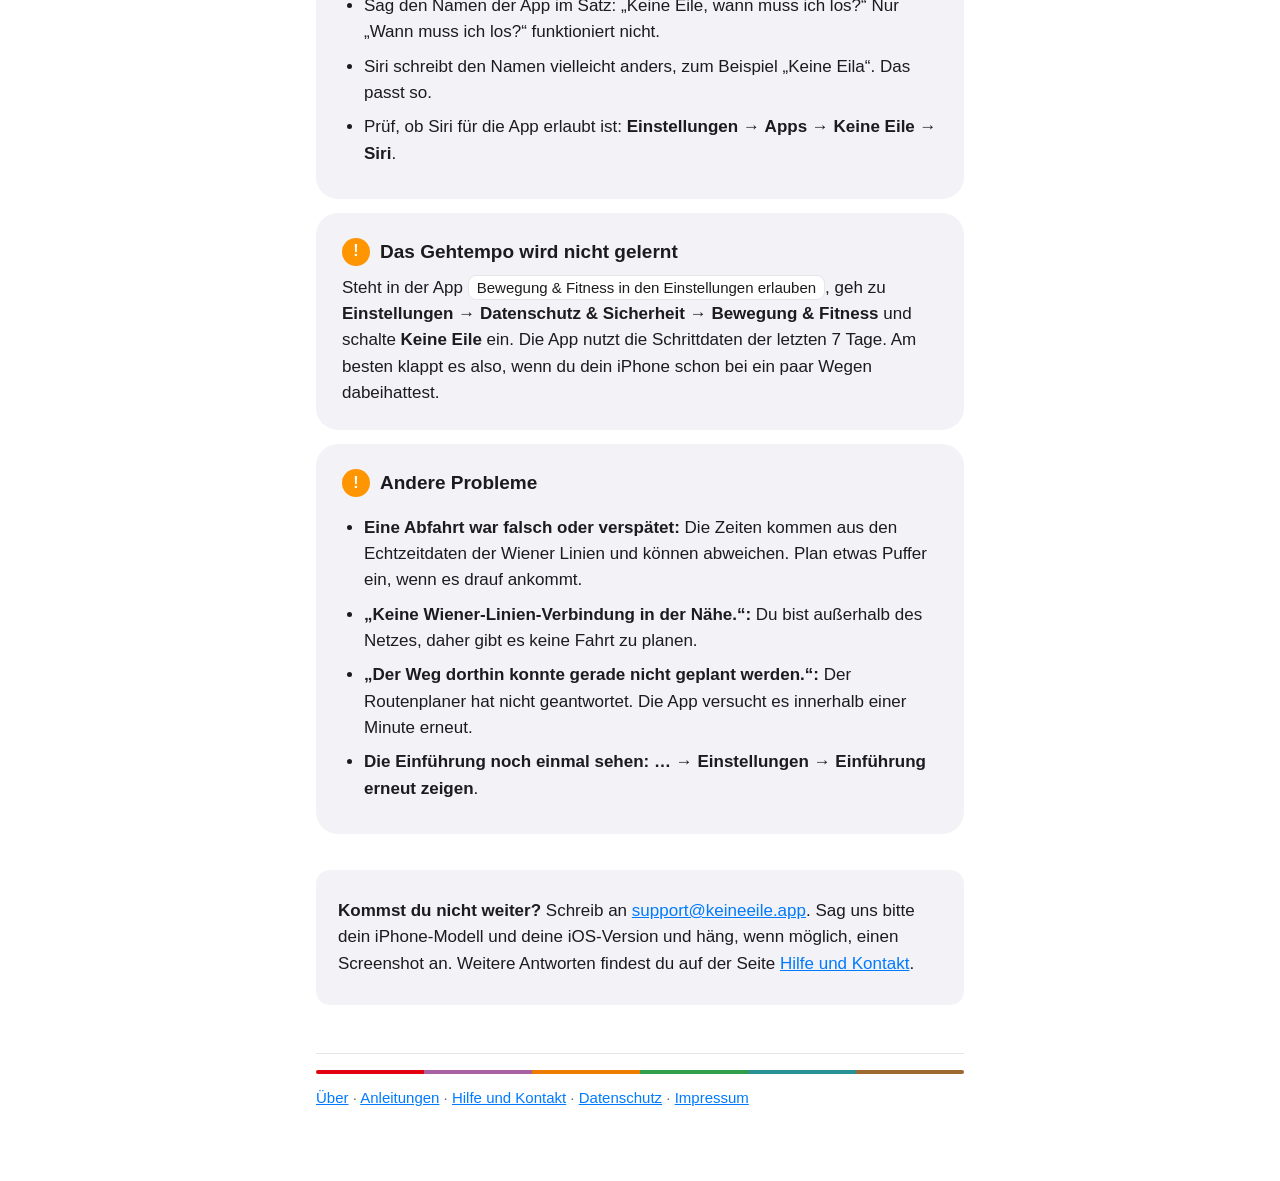
<file: de/anleitungen.html>
<!doctype html>
<html lang="de">
<head>
<meta charset="utf-8">
<meta name="viewport" content="width=device-width, initial-scale=1">
<title>Anleitungen und Problemlösung · Keine Eile</title>
<meta name="description" content="Schritt-für-Schritt-Anleitungen für Keine Eile mit Screenshots: Favoriten, dein Ziel, Gehzeit, Widgets, Siri und Lösungen für häufige Probleme.">
<link rel="icon" href="../icon.png">
<link rel="apple-touch-icon" href="../apple-touch-icon.png">
<!-- seo -->
<link rel="canonical" href="https://sebastiaan-arnold.github.io/KeineEile/de/anleitungen.html">
<link rel="alternate" hreflang="en" href="https://sebastiaan-arnold.github.io/KeineEile/guides.html">
<link rel="alternate" hreflang="de" href="https://sebastiaan-arnold.github.io/KeineEile/de/anleitungen.html">
<link rel="alternate" hreflang="x-default" href="https://sebastiaan-arnold.github.io/KeineEile/guides.html">
<meta property="og:type" content="website">
<meta property="og:site_name" content="Keine Eile">
<meta property="og:title" content="Anleitungen und Problemlösung · Keine Eile">
<meta property="og:description" content="Schritt-für-Schritt-Anleitungen für Keine Eile mit Screenshots: Favoriten, dein Ziel, Gehzeit, Widgets, Siri und Lösungen für häufige Probleme.">
<meta property="og:url" content="https://sebastiaan-arnold.github.io/KeineEile/de/anleitungen.html">
<meta property="og:image" content="https://sebastiaan-arnold.github.io/KeineEile/icon.png">
<meta property="og:locale" content="de_AT">
<meta property="og:locale:alternate" content="en_GB">
<meta name="twitter:card" content="summary">
<script type="application/ld+json">
{
 "@context": "https://schema.org",
 "@graph": [
  {
   "@type": "WebPage",
   "url": "https://sebastiaan-arnold.github.io/KeineEile/de/anleitungen.html",
   "name": "Anleitungen und Problemlösung · Keine Eile",
   "inLanguage": "de",
   "dateModified": "2026-11-03",
   "about": {
    "@id": "https://sebastiaan-arnold.github.io/KeineEile/#app"
   }
  }
 ]
}
</script>
<!-- /seo -->
<link rel="stylesheet" href="../style.css?v=7">
</head>
<body>
<main>
  <header>
    <a class="brand" href="./">Keine Eile</a>
    <nav class="site" aria-label="Menü"><a href="ueber.html">Über</a><a href="anleitungen.html" aria-current="page">Anleitungen</a><a href="support.html">Hilfe</a></nav>
    <a class="lang" href="../guides.html" hreflang="en">English</a>
  </header>
  <div class="lines"></div>
  <p class="unofficial">Unabhängige App · keine offizielle App der Wiener Linien</p>

  <h1>Anleitungen und Problemlösung</h1>
  <p class="tagline">So holst du das Beste aus Keine Eile heraus, und das hilft, wenn etwas nicht funktioniert.</p>

  <nav class="toc" aria-label="Auf dieser Seite">
    <div>
      <b>Anleitungen</b>
      <a href="#hauptbildschirm">Der Hauptbildschirm</a>
      <a href="#favoriten">Einen Favoriten speichern</a>
      <a href="#ziel">Dein Ziel festlegen</a>
      <a href="#verfolgen">Eine Abfahrt verfolgen</a>
      <a href="#gehzeit">Gehzeiten anpassen</a>
      <a href="#widgets">Ein Widget hinzufügen</a>
      <a href="#siri">Siri fragen</a>
    </div>
    <div>
      <b>Problemlösung</b>
      <a href="#standort">Es werden keine Haltestellen angezeigt</a>
      <a href="#keine-verbindung">„Keine Verbindung“ oder graue Zeiten</a>
      <a href="#live-aktivitaet">„Verfolgen“ tut nichts</a>
      <a href="#widget-probleme">Probleme mit Widgets</a>
      <a href="#siri-probleme">Siri reagiert nicht</a>
      <a href="#tempo-probleme">Das Gehtempo wird nicht gelernt</a>
      <a href="#mehr">Andere Probleme</a>
    </div>
  </nav>

  <h2 class="part">Anleitungen</h2>
  <div class="guides">

  <section class="guide" id="hauptbildschirm">
    <div>
      <h3>Der Hauptbildschirm</h3>
      <p>Wenn du die App öffnest, siehst du von oben nach unten:</p>
      <ol class="steps">
        <li><strong>Dein Ziel</strong>: den schnellsten Weg dorthin und wann du losmusst.</li>
        <li><strong>Favoriten</strong>: die Linien, die du gespeichert hast.</li>
        <li><strong>In der Nähe</strong>: die Stationen rund um dich, nach Gehzeit sortiert. Tipp auf eine Station, um alle Linien, Störungen und Liftausfälle zu sehen.</li>
      </ol>
      <p>Jede Abfahrt hat einen Status:</p>
      <ul class="legend">
        <li><span class="dot green"></span><strong>in 5 Min. losgehen</strong>: Du hast Zeit.</li>
        <li><span class="dot orange"></span><strong>jetzt losgehen</strong>: Mach dich auf den Weg.</li>
        <li><span class="dot red"></span><strong>Eile!</strong>: Das geht sich nur aus, wenn du dich beeilst.</li>
      </ul>
      <p>Suchst du eine Haltestelle, die nicht in der Nähe ist? Nutz das Suchfeld unten: Gib eine Linie („U1“, „13A“) oder eine Station („Stephansplatz“) ein.</p>
    </div>
    <figure class="shot"><img src="../images/guide/de-home.jpg" width="599" height="1303" loading="lazy" alt="Hauptbildschirm von Keine Eile mit Ziel, Favoriten und Stationen in der Nähe"></figure>
  </section>

  <section class="guide" id="favoriten">
    <div>
      <h3>Einen Favoriten speichern</h3>
      <ol class="steps">
        <li>Öffne eine Station (über „In der Nähe“ oder die Suche).</li>
        <li><strong>Wische nach links</strong> auf der Linie und Richtung, die du nimmst.</li>
        <li>Tipp auf den gelben Stern, <strong>Favorit</strong>.</li>
      </ol>
      <p>Die Linie erscheint jetzt unter „Favoriten“ am Hauptbildschirm, in deinen Widgets und bei Siri. Ein Favorit ist immer eine Linie in eine Richtung an einer Haltestelle.</p>
      <p>Zum Entfernen wischst du auf dem Favoriten wieder nach links und tippst auf <strong>Entfernen</strong>. Für eine eigene Reihenfolge tippst du auf <strong>…</strong> → <strong>Eigene Reihenfolge</strong>, hältst einen Favoriten gedrückt und ziehst ihn an die gewünschte Stelle.</p>
    </div>
    <figure class="shot"><img src="../images/guide/de-favourite.jpg" width="600" height="454" loading="lazy" alt="Nach links wischen auf einer Linie zeigt den gelben Knopf Favorit"></figure>
  </section>

  <section class="guide" id="ziel">
    <div>
      <h3>Dein Ziel festlegen</h3>
      <p>Keine Eile kann dir den schnellsten Weg zu einem Ort zeigen, an den du oft fährst, zum Beispiel nach Hause oder in die Arbeit.</p>
      <ol class="steps">
        <li>Tipp am Hauptbildschirm auf <strong>…</strong> → <strong>Zuhause bearbeiten…</strong>. (Hast du noch kein Ziel festgelegt, kannst du auch auf die Karte ganz oben tippen.)</li>
        <li>Gib ihm einen Namen und wähl ein Symbol.</li>
        <li>Gib Straße und Hausnummer ein und wähl die Adresse aus, oder tipp auf <strong>Meinen aktuellen Standort verwenden</strong>, wenn du gerade dort bist.</li>
        <li>Wähl <strong>Am schnellsten</strong> oder <strong>Wenigste Umstiege</strong> und tipp auf <strong>Sichern</strong>.</li>
      </ol>
      <p>Tipp auf die Karte, um jeden Schritt der Fahrt zu sehen. Zum Ausblenden hältst du die Karte gedrückt; über das Menü <strong>…</strong> holst du sie wieder zurück.</p>
    </div>
    <div class="shots">
      <figure class="shot"><img src="../images/guide/de-menu.jpg" width="600" height="568" loading="lazy" alt="Das Menü … mit Zuhause bearbeiten und Einstellungen"></figure>
      <figure class="shot"><img src="../images/guide/de-destination.jpg" width="599" height="1303" loading="lazy" alt="Ziel einrichten mit Name, Symbol, Adresse und Routenwahl"></figure>
    </div>
  </section>

  <section class="guide" id="verfolgen">
    <div>
      <h3>Eine Abfahrt am Sperrbildschirm verfolgen</h3>
      <ol class="steps">
        <li>Öffne eine Station und <strong>wische nach rechts</strong> auf einer Linie.</li>
        <li>Tipp auf <strong>Verfolgen</strong>.</li>
      </ol>
      <p>Die Abfahrt zählt jetzt am Sperrbildschirm und in der Dynamic Island herunter, samt der Zeit zum Losgehen. Zwei Minuten nach der Abfahrt endet sie von selbst. Startest du eine neue, ersetzt sie die alte.</p>
      <p><strong>Zu Fuß</strong> daneben öffnet den Fußweg zur Haltestelle in Apple Karten.</p>
    </div>
    <figure class="shot"><img src="../images/guide/de-track.jpg" width="600" height="454" loading="lazy" alt="Nach rechts wischen auf einer Linie zeigt die Knöpfe Zu Fuß und Verfolgen"></figure>
  </section>

  <section class="guide" id="gehzeit">
    <div>
      <h3>Gehzeiten anpassen</h3>
      <p>Tipp auf <strong>…</strong> → <strong>Einstellungen</strong> und schau unter <strong>Weg zur Haltestelle</strong>.</p>
      <ul>
        <li><strong>Mein Gehtempo lernen</strong>: Die App schaut sich die Schrittdaten deines iPhones der letzten 7 Tage an und passt die Gehzeiten daran an, wie schnell du wirklich gehst. Deine Schrittdaten bleiben auf deinem iPhone.</li>
        <li><strong>Extrazeit</strong>: Plan bei jedem Weg einen Puffer ein (<strong>Überall</strong>) oder nur an bestimmten Orten (<strong>Ort hinzufügen</strong>), zum Beispiel die Minuten, die du von deiner Wohnung auf die Straße brauchst.</li>
      </ul>
      <p>Der Status jeder Abfahrt passt sich sofort an.</p>
    </div>
    <div class="shots">
      <figure class="shot"><img src="../images/guide/de-settings.jpg" width="599" height="1303" loading="lazy" alt="Einstellungen mit Mein Gehtempo lernen und Extrazeit"></figure>
      <figure class="shot"><img src="../images/guide/de-extra.jpg" width="600" height="591" loading="lazy" alt="Extrazeit mit Überall und Ort hinzufügen"></figure>
    </div>
  </section>

  <section class="guide" id="widgets">
    <div>
      <h3>Ein Widget hinzufügen</h3>
      <p><strong>Home-Bildschirm:</strong></p>
      <ol class="steps">
        <li>Halte eine freie Stelle am Home-Bildschirm gedrückt, bis die Apps wackeln.</li>
        <li>Tipp links oben auf <strong>Bearbeiten</strong> und dann auf <strong>Widget hinzufügen</strong>.</li>
        <li>Such nach <strong>Keine Eile</strong>.</li>
        <li>Wähl <strong>Favoriten</strong> oder <strong>Heimweg</strong>, such dir eine Größe aus und tipp auf <strong>Widget hinzufügen</strong>.</li>
      </ol>
      <p>Welche Favoriten das Widget zeigt, legst du fest, indem du es gedrückt hältst und auf <strong>Widget bearbeiten</strong> tippst.</p>
      <p><strong>Sperrbildschirm:</strong> Halte den Sperrbildschirm gedrückt, tipp auf <strong>Anpassen</strong> → <strong>Sperrbildschirm</strong>, dann auf den Widget-Bereich, und füge Keine Eile hinzu.</p>
    </div>
  </section>

  <section class="guide" id="siri">
    <div>
      <h3>Siri fragen</h3>
      <p>Siri braucht den Namen der App im Satz. Probier:</p>
      <ul>
        <li>„Keine Eile, wann muss ich los?“</li>
        <li>„Wann soll ich losgehen mit Keine Eile?“</li>
        <li>„Keine Eile, wie komme ich nach Hause?“</li>
      </ul>
      <p>Siri antwortet mit dem Favoriten, zu dem du als Erstes losmusst, oder mit dem schnellsten Weg zu deinem Ziel. Beides findest du auch in der Kurzbefehle-App, zum Beispiel für jeden Werktag um 8:00.</p>
    </div>
  </section>

  </div>

  <h2 class="part">Problemlösung</h2>
  <div class="guides fixes">

  <section class="guide" id="standort">
    <div>
      <h3>Es werden keine Haltestellen angezeigt</h3>
      <p>Steht in der App <span class="msg">Der Standortzugriff ist ausgeschaltet</span> oder <span class="msg">Der genaue Standort ist ausgeschaltet</span>, kann sie die Haltestellen rund um dich nicht finden und den Weg nicht berechnen.</p>
      <ol class="steps">
        <li>Öffne die App <strong>Einstellungen</strong> auf deinem iPhone.</li>
        <li>Tipp auf <strong>Apps</strong> → <strong>Keine Eile</strong> → <strong>Ort</strong>.</li>
        <li>Wähl <strong>Beim Verwenden der App</strong>.</li>
        <li>Schalte <strong>Genauer Standort</strong> ein.</li>
      </ol>
      <p>Steht da <span class="msg">Keine Stationen im Umkreis von 1 km.</span>? Keine Eile gibt es nur für Wien. Außerhalb des Netzes der Wiener Linien funktionieren die Suche und deine Favoriten trotzdem.</p>
    </div>
    <div class="shots">
      <figure class="shot"><img src="../images/guide/de-ios-app.jpg" width="600" height="495" loading="lazy" alt="iPhone-Einstellungen, Apps, Keine Eile: Ort und Live-Aktivitäten"></figure>
      <figure class="shot"><img src="../images/guide/de-ios-location.jpg" width="600" height="727" loading="lazy" alt="Ortseinstellungen mit Beim Verwenden der App und eingeschaltetem genauem Standort"></figure>
    </div>
  </section>

  <section class="guide" id="keine-verbindung">
    <div>
      <h3>„Keine Verbindung“ oder graue Zeiten</h3>
      <p>Ein oranges Banner und graue Zeiten bedeuten, dass die neuesten Abfahrten nicht geladen werden konnten. Die App zeigt die zuletzt bekannten Zeiten und versucht es alle 30 Sekunden erneut.</p>
      <ul>
        <li>Prüf, ob dein iPhone online ist (WLAN oder mobile Daten).</li>
        <li>Schau unter <strong>Einstellungen</strong> → <strong>Apps</strong> → <strong>Keine Eile</strong>, ob <strong>Mobile Daten</strong> eingeschaltet ist.</li>
        <li>Zieh den Hauptbildschirm nach unten, um von Hand zu aktualisieren.</li>
      </ul>
      <p>Passiert das überall, sind vielleicht die Server der Wiener Linien kurz nicht erreichbar.</p>
    </div>
  </section>

  <section class="guide" id="live-aktivitaet">
    <div>
      <h3>„Verfolgen“ tut nichts</h3>
      <p>Wahrscheinlich sind Live-Aktivitäten für Keine Eile ausgeschaltet. Geh zu <strong>Einstellungen</strong> → <strong>Apps</strong> → <strong>Keine Eile</strong> und schalte <strong>Live-Aktivitäten</strong> ein (siehe Screenshot oben).</p>
    </div>
  </section>

  <section class="guide" id="widget-probleme">
    <div>
      <h3>Probleme mit Widgets</h3>
      <ul>
        <li><strong>Es aktualisiert sich nicht jede Minute:</strong> iOS entscheidet, wie oft Widgets aktualisiert werden, meistens alle 5 bis 15 Minuten. Dazwischen zählt das Widget selbst herunter, und wenn du die App öffnest, wird alles sofort aktualisiert.</li>
        <li><strong>„Füge Favoriten in Keine Eile hinzu“:</strong> Speichere zuerst mindestens einen <a href="#favoriten">Favoriten</a>.</li>
        <li><strong>„Öffne Keine Eile, um deinen Standort zu teilen.“:</strong> Öffne die App einmal, damit das Widget weiß, wo du bist.</li>
        <li><strong>„Lege in der App eine Adresse fest.“:</strong> Richte dein <a href="#ziel">Ziel</a> ein.</li>
      </ul>
    </div>
  </section>

  <section class="guide" id="siri-probleme">
    <div>
      <h3>Siri reagiert nicht</h3>
      <ul>
        <li>Sag den Namen der App im Satz: „Keine Eile, wann muss ich los?“ Nur „Wann muss ich los?“ funktioniert nicht.</li>
        <li>Siri schreibt den Namen vielleicht anders, zum Beispiel „Keine Eila“. Das passt so.</li>
        <li>Prüf, ob Siri für die App erlaubt ist: <strong>Einstellungen</strong> → <strong>Apps</strong> → <strong>Keine Eile</strong> → <strong>Siri</strong>.</li>
      </ul>
    </div>
  </section>

  <section class="guide" id="tempo-probleme">
    <div>
      <h3>Das Gehtempo wird nicht gelernt</h3>
      <p>Steht in der App <span class="msg">Bewegung &amp; Fitness in den Einstellungen erlauben</span>, geh zu <strong>Einstellungen</strong> → <strong>Datenschutz &amp; Sicherheit</strong> → <strong>Bewegung &amp; Fitness</strong> und schalte <strong>Keine Eile</strong> ein. Die App nutzt die Schrittdaten der letzten 7 Tage. Am besten klappt es also, wenn du dein iPhone schon bei ein paar Wegen dabeihattest.</p>
    </div>
  </section>

  <section class="guide" id="mehr">
    <div>
      <h3>Andere Probleme</h3>
      <ul>
        <li><strong>Eine Abfahrt war falsch oder verspätet:</strong> Die Zeiten kommen aus den Echtzeitdaten der Wiener Linien und können abweichen. Plan etwas Puffer ein, wenn es drauf ankommt.</li>
        <li><strong>„Keine Wiener-Linien-Verbindung in der Nähe.“:</strong> Du bist außerhalb des Netzes, daher gibt es keine Fahrt zu planen.</li>
        <li><strong>„Der Weg dorthin konnte gerade nicht geplant werden.“:</strong> Der Routenplaner hat nicht geantwortet. Die App versucht es innerhalb einer Minute erneut.</li>
        <li><strong>Die Einführung noch einmal sehen:</strong> <strong>…</strong> → <strong>Einstellungen</strong> → <strong>Einführung erneut zeigen</strong>.</li>
      </ul>
    </div>
  </section>

  </div>

  <div class="card cta">
    <p><strong>Kommst du nicht weiter?</strong> Schreib an <a href="mailto:support@keineeile.app">support@keineeile.app</a>. Sag uns bitte dein iPhone-Modell und deine iOS-Version und häng, wenn möglich, einen Screenshot an. Weitere Antworten findest du auf der Seite <a href="support.html">Hilfe und Kontakt</a>.</p>
  </div>

  <footer class="muted">
    <div class="stripe"><i style="background:#e3000f"></i><i style="background:#a661a3"></i><i style="background:#ed7d00"></i><i style="background:#309e4a"></i><i style="background:#299094"></i><i style="background:#9e6930"></i></div>
    <p><a href="ueber.html">Über</a> · <a href="anleitungen.html">Anleitungen</a> · <a href="support.html">Hilfe und Kontakt</a> · <a href="datenschutz.html">Datenschutz</a> · <a href="impressum.html">Impressum</a></p>
  </footer>
</main>
</body>
</html>
</file>
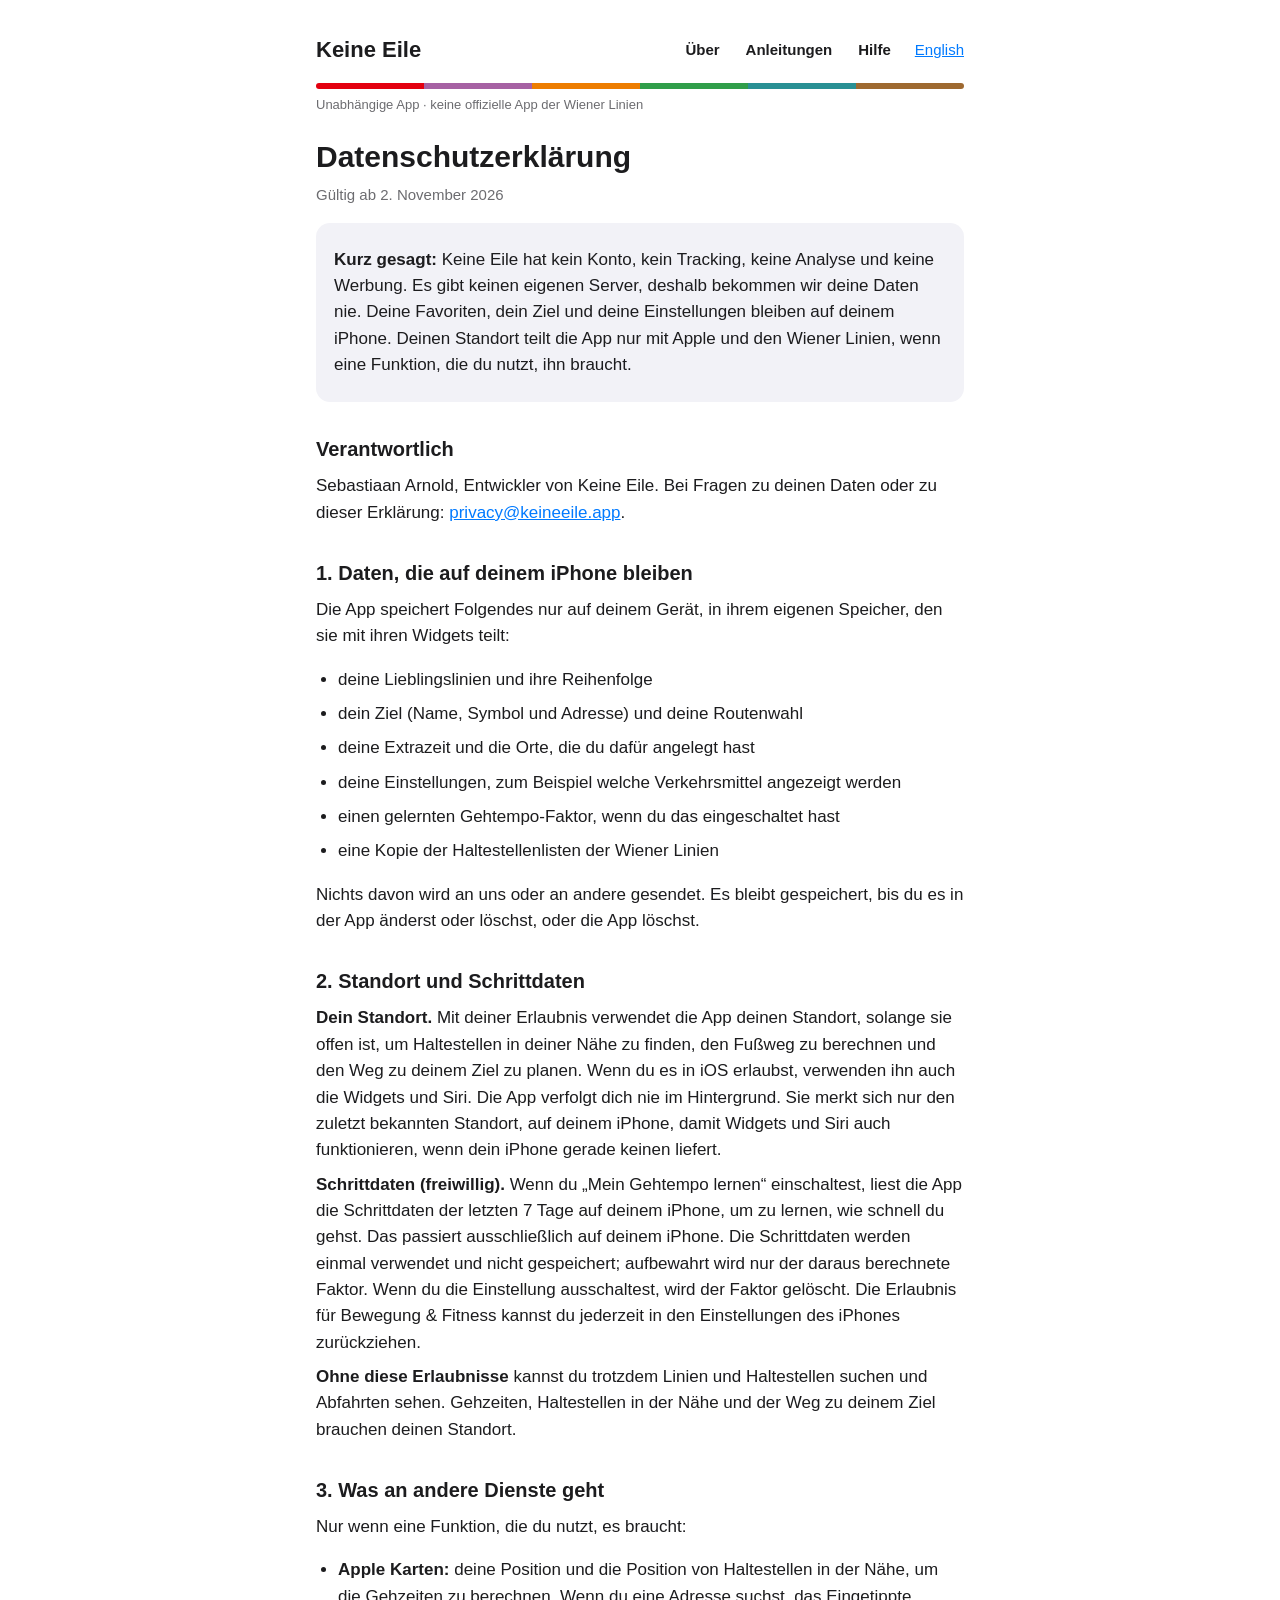
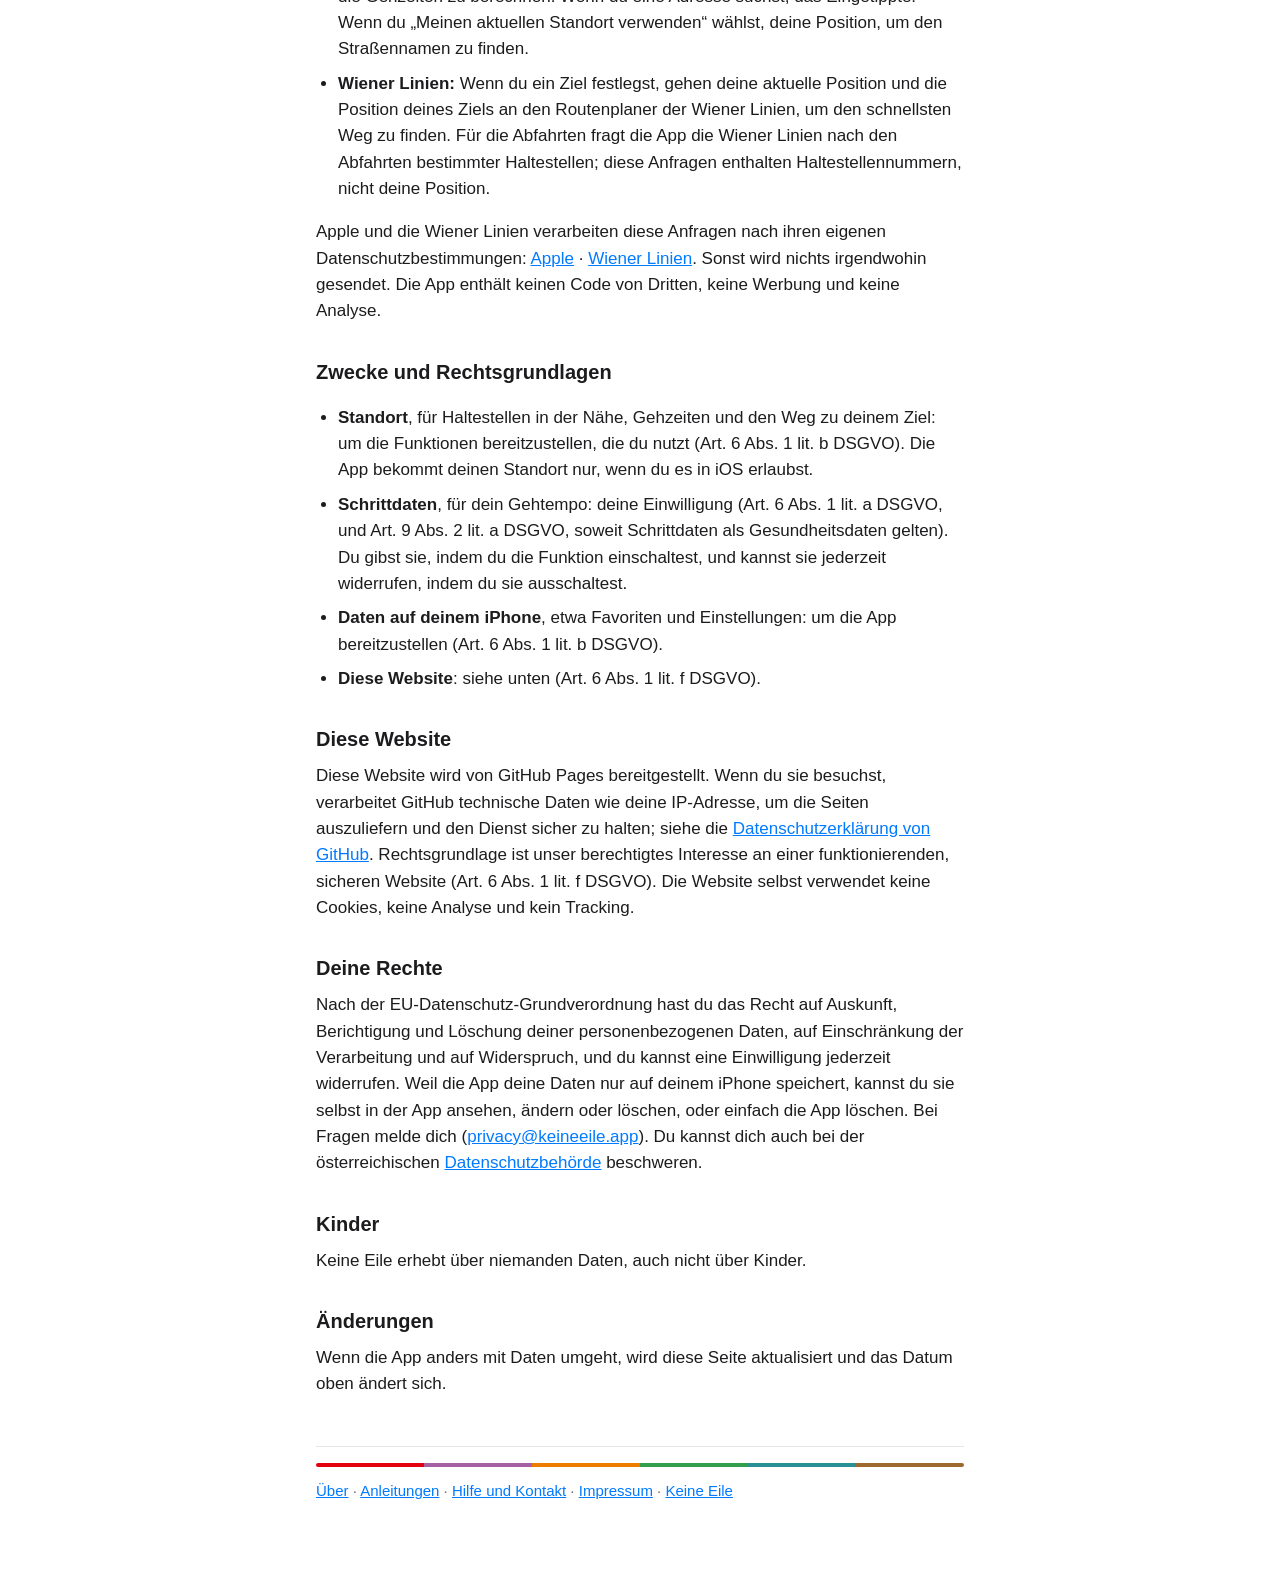
<file: de/datenschutz.html>
<!doctype html>
<html lang="de">
<head>
<meta charset="utf-8">
<meta name="viewport" content="width=device-width, initial-scale=1">
<title>Datenschutzerklärung · Keine Eile</title>
<meta name="description" content="Wie die iPhone-App Keine Eile mit deinen Daten umgeht: kein Konto, kein Tracking, Daten bleiben auf deinem iPhone; der Standort geht nur bei Bedarf an Apple Karten und die Wiener Linien.">
<link rel="icon" href="../icon.png">
<link rel="apple-touch-icon" href="../apple-touch-icon.png">
<!-- seo -->
<link rel="canonical" href="https://sebastiaan-arnold.github.io/KeineEile/de/datenschutz.html">
<link rel="alternate" hreflang="en" href="https://sebastiaan-arnold.github.io/KeineEile/privacy.html">
<link rel="alternate" hreflang="de" href="https://sebastiaan-arnold.github.io/KeineEile/de/datenschutz.html">
<link rel="alternate" hreflang="x-default" href="https://sebastiaan-arnold.github.io/KeineEile/privacy.html">
<meta property="og:type" content="website">
<meta property="og:site_name" content="Keine Eile">
<meta property="og:title" content="Datenschutzerklärung · Keine Eile">
<meta property="og:description" content="Wie die iPhone-App Keine Eile mit deinen Daten umgeht: kein Konto, kein Tracking, Daten bleiben auf deinem iPhone; der Standort geht nur bei Bedarf an Apple Karten und die Wiener Linien.">
<meta property="og:url" content="https://sebastiaan-arnold.github.io/KeineEile/de/datenschutz.html">
<meta property="og:image" content="https://sebastiaan-arnold.github.io/KeineEile/icon.png">
<meta property="og:locale" content="de_AT">
<meta property="og:locale:alternate" content="en_GB">
<meta name="twitter:card" content="summary">
<script type="application/ld+json">
{
 "@context": "https://schema.org",
 "@graph": [
  {
   "@type": "WebPage",
   "url": "https://sebastiaan-arnold.github.io/KeineEile/de/datenschutz.html",
   "name": "Datenschutzerklärung · Keine Eile",
   "inLanguage": "de",
   "dateModified": "2026-11-02",
   "about": {
    "@id": "https://sebastiaan-arnold.github.io/KeineEile/#app"
   }
  }
 ]
}
</script>
<!-- /seo -->
<link rel="stylesheet" href="../style.css?v=7">
</head>
<body>
<main>
  <header>
    <a class="brand" href="./">Keine Eile</a>
    <nav class="site" aria-label="Menü"><a href="ueber.html">Über</a><a href="anleitungen.html">Anleitungen</a><a href="support.html">Hilfe</a></nav>
    <a class="lang" href="../privacy.html" hreflang="en">English</a>
  </header>
  <div class="lines"></div>
  <p class="unofficial">Unabhängige App · keine offizielle App der Wiener Linien</p>

  <h1>Datenschutzerklärung</h1>
  <p class="muted">Gültig ab 2. November 2026</p>

  <div class="card">
    <p><strong>Kurz gesagt:</strong> Keine Eile hat kein Konto, kein Tracking, keine Analyse und keine Werbung. Es gibt keinen eigenen Server, deshalb bekommen wir deine Daten nie. Deine Favoriten, dein Ziel und deine Einstellungen bleiben auf deinem iPhone. Deinen Standort teilt die App nur mit Apple und den Wiener Linien, wenn eine Funktion, die du nutzt, ihn braucht.</p>
  </div>

  <h2>Verantwortlich</h2>
  <p>Sebastiaan Arnold, Entwickler von Keine Eile. Bei Fragen zu deinen Daten oder zu dieser Erklärung: <a href="mailto:privacy@keineeile.app">privacy@keineeile.app</a>.</p>

  <h2>1. Daten, die auf deinem iPhone bleiben</h2>
  <p>Die App speichert Folgendes nur auf deinem Gerät, in ihrem eigenen Speicher, den sie mit ihren Widgets teilt:</p>
  <ul>
    <li>deine Lieblingslinien und ihre Reihenfolge</li>
    <li>dein Ziel (Name, Symbol und Adresse) und deine Routenwahl</li>
    <li>deine Extrazeit und die Orte, die du dafür angelegt hast</li>
    <li>deine Einstellungen, zum Beispiel welche Verkehrsmittel angezeigt werden</li>
    <li>einen gelernten Gehtempo-Faktor, wenn du das eingeschaltet hast</li>
    <li>eine Kopie der Haltestellenlisten der Wiener Linien</li>
  </ul>
  <p>Nichts davon wird an uns oder an andere gesendet. Es bleibt gespeichert, bis du es in der App änderst oder löschst, oder die App löschst.</p>

  <h2>2. Standort und Schrittdaten</h2>
  <p><strong>Dein Standort.</strong> Mit deiner Erlaubnis verwendet die App deinen Standort, solange sie offen ist, um Haltestellen in deiner Nähe zu finden, den Fußweg zu berechnen und den Weg zu deinem Ziel zu planen. Wenn du es in iOS erlaubst, verwenden ihn auch die Widgets und Siri. Die App verfolgt dich nie im Hintergrund. Sie merkt sich nur den zuletzt bekannten Standort, auf deinem iPhone, damit Widgets und Siri auch funktionieren, wenn dein iPhone gerade keinen liefert.</p>
  <p><strong>Schrittdaten (freiwillig).</strong> Wenn du „Mein Gehtempo lernen“ einschaltest, liest die App die Schrittdaten der letzten 7 Tage auf deinem iPhone, um zu lernen, wie schnell du gehst. Das passiert ausschließlich auf deinem iPhone. Die Schrittdaten werden einmal verwendet und nicht gespeichert; aufbewahrt wird nur der daraus berechnete Faktor. Wenn du die Einstellung ausschaltest, wird der Faktor gelöscht. Die Erlaubnis für Bewegung &amp; Fitness kannst du jederzeit in den Einstellungen des iPhones zurückziehen.</p>
  <p><strong>Ohne diese Erlaubnisse</strong> kannst du trotzdem Linien und Haltestellen suchen und Abfahrten sehen. Gehzeiten, Haltestellen in der Nähe und der Weg zu deinem Ziel brauchen deinen Standort.</p>

  <h2>3. Was an andere Dienste geht</h2>
  <p>Nur wenn eine Funktion, die du nutzt, es braucht:</p>
  <ul>
    <li><strong>Apple Karten:</strong> deine Position und die Position von Haltestellen in der Nähe, um die Gehzeiten zu berechnen. Wenn du eine Adresse suchst, das Eingetippte. Wenn du „Meinen aktuellen Standort verwenden“ wählst, deine Position, um den Straßennamen zu finden.</li>
    <li><strong>Wiener Linien:</strong> Wenn du ein Ziel festlegst, gehen deine aktuelle Position und die Position deines Ziels an den Routenplaner der Wiener Linien, um den schnellsten Weg zu finden. Für die Abfahrten fragt die App die Wiener Linien nach den Abfahrten bestimmter Haltestellen; diese Anfragen enthalten Haltestellennummern, nicht deine Position.</li>
  </ul>
  <p>Apple und die Wiener Linien verarbeiten diese Anfragen nach ihren eigenen Datenschutzbestimmungen: <a href="https://www.apple.com/at/legal/privacy/">Apple</a> · <a href="https://www.wienerlinien.at/datenschutz">Wiener Linien</a>. Sonst wird nichts irgendwohin gesendet. Die App enthält keinen Code von Dritten, keine Werbung und keine Analyse.</p>

  <h2>Zwecke und Rechtsgrundlagen</h2>
  <ul>
    <li><strong>Standort</strong>, für Haltestellen in der Nähe, Gehzeiten und den Weg zu deinem Ziel: um die Funktionen bereitzustellen, die du nutzt (Art. 6 Abs. 1 lit. b DSGVO). Die App bekommt deinen Standort nur, wenn du es in iOS erlaubst.</li>
    <li><strong>Schrittdaten</strong>, für dein Gehtempo: deine Einwilligung (Art. 6 Abs. 1 lit. a DSGVO, und Art. 9 Abs. 2 lit. a DSGVO, soweit Schrittdaten als Gesundheitsdaten gelten). Du gibst sie, indem du die Funktion einschaltest, und kannst sie jederzeit widerrufen, indem du sie ausschaltest.</li>
    <li><strong>Daten auf deinem iPhone</strong>, etwa Favoriten und Einstellungen: um die App bereitzustellen (Art. 6 Abs. 1 lit. b DSGVO).</li>
    <li><strong>Diese Website</strong>: siehe unten (Art. 6 Abs. 1 lit. f DSGVO).</li>
  </ul>

  <h2>Diese Website</h2>
  <p>Diese Website wird von GitHub Pages bereitgestellt. Wenn du sie besuchst, verarbeitet GitHub technische Daten wie deine IP-Adresse, um die Seiten auszuliefern und den Dienst sicher zu halten; siehe die <a href="https://docs.github.com/en/site-policy/privacy-policies/github-general-privacy-statement">Datenschutzerklärung von GitHub</a>. Rechtsgrundlage ist unser berechtigtes Interesse an einer funktionierenden, sicheren Website (Art. 6 Abs. 1 lit. f DSGVO). Die Website selbst verwendet keine Cookies, keine Analyse und kein Tracking.</p>

  <h2>Deine Rechte</h2>
  <p>Nach der EU-Datenschutz-Grundverordnung hast du das Recht auf Auskunft, Berichtigung und Löschung deiner personenbezogenen Daten, auf Einschränkung der Verarbeitung und auf Widerspruch, und du kannst eine Einwilligung jederzeit widerrufen. Weil die App deine Daten nur auf deinem iPhone speichert, kannst du sie selbst in der App ansehen, ändern oder löschen, oder einfach die App löschen. Bei Fragen melde dich (<a href="mailto:privacy@keineeile.app">privacy@keineeile.app</a>). Du kannst dich auch bei der österreichischen <a href="https://www.dsb.gv.at">Datenschutzbehörde</a> beschweren.</p>

  <h2>Kinder</h2>
  <p>Keine Eile erhebt über niemanden Daten, auch nicht über Kinder.</p>

  <h2>Änderungen</h2>
  <p>Wenn die App anders mit Daten umgeht, wird diese Seite aktualisiert und das Datum oben ändert sich.</p>

  <footer class="muted">
    <div class="stripe"><i style="background:#e3000f"></i><i style="background:#a661a3"></i><i style="background:#ed7d00"></i><i style="background:#309e4a"></i><i style="background:#299094"></i><i style="background:#9e6930"></i></div>
    <p><a href="ueber.html">Über</a> · <a href="anleitungen.html">Anleitungen</a> · <a href="support.html">Hilfe und Kontakt</a> · <a href="impressum.html">Impressum</a> · <a href="./">Keine Eile</a></p>
  </footer>
</main>
</body>
</html>
</file>
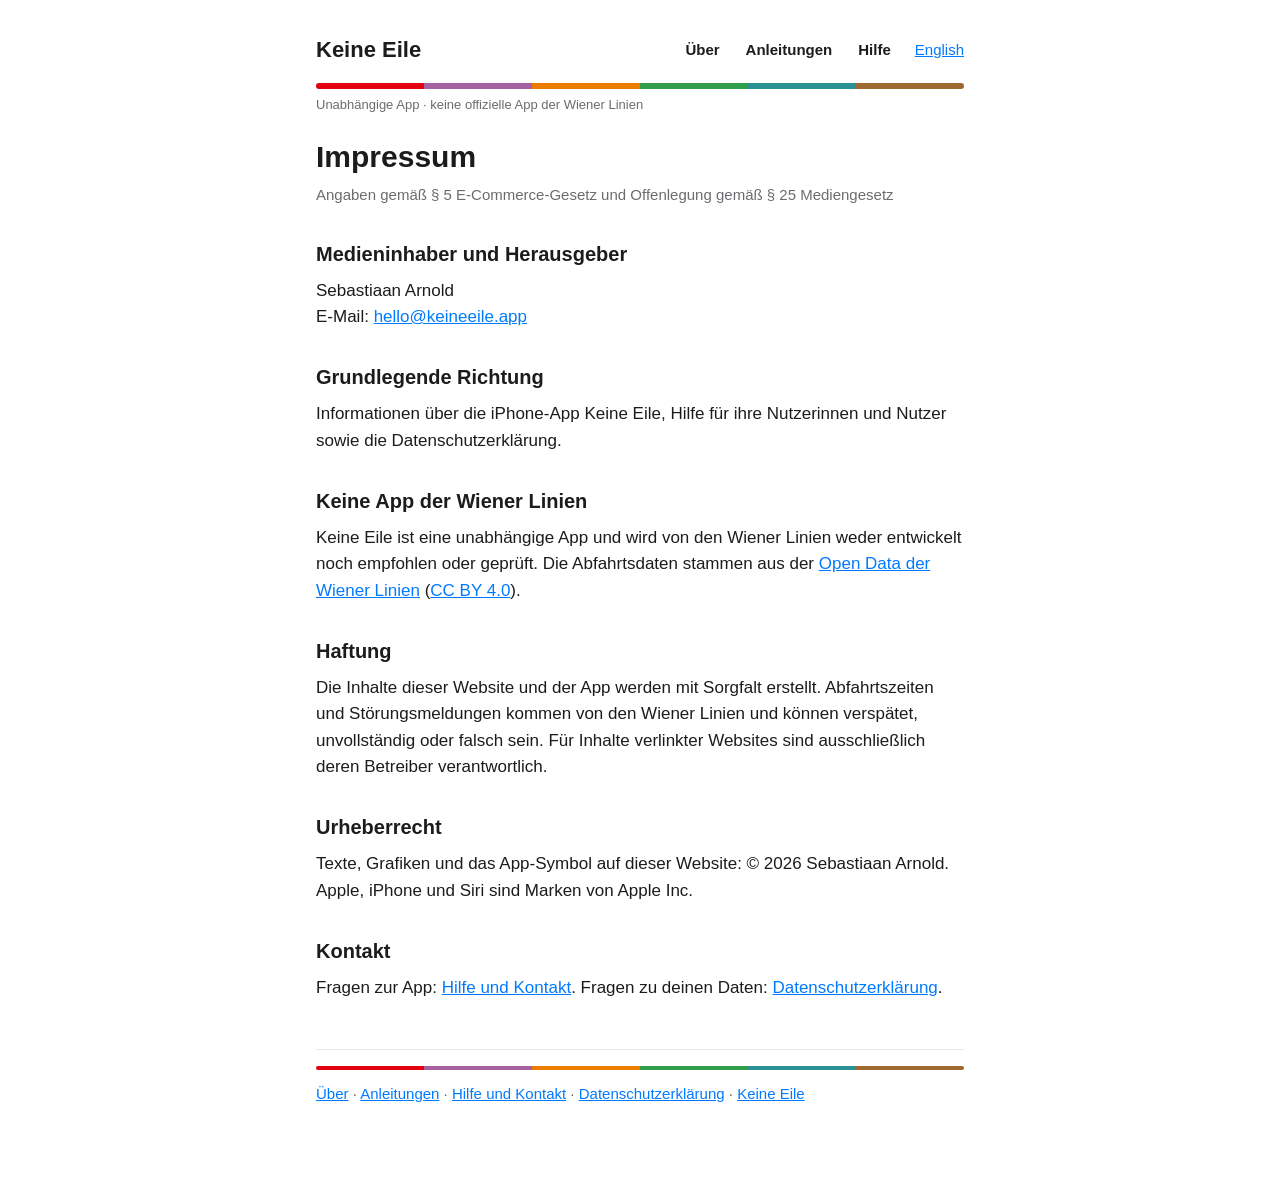
<file: de/impressum.html>
<!doctype html>
<html lang="de">
<head>
<meta charset="utf-8">
<meta name="viewport" content="width=device-width, initial-scale=1">
<title>Impressum · Keine Eile</title>
<meta name="description" content="Impressum und Offenlegung der Website zur iPhone-App Keine Eile.">
<link rel="icon" href="../icon.png">
<link rel="apple-touch-icon" href="../apple-touch-icon.png">
<!-- seo -->
<link rel="canonical" href="https://sebastiaan-arnold.github.io/KeineEile/de/impressum.html">
<link rel="alternate" hreflang="en" href="https://sebastiaan-arnold.github.io/KeineEile/imprint.html">
<link rel="alternate" hreflang="de" href="https://sebastiaan-arnold.github.io/KeineEile/de/impressum.html">
<link rel="alternate" hreflang="x-default" href="https://sebastiaan-arnold.github.io/KeineEile/imprint.html">
<meta property="og:type" content="website">
<meta property="og:site_name" content="Keine Eile">
<meta property="og:title" content="Impressum · Keine Eile">
<meta property="og:description" content="Impressum und Offenlegung der Website zur iPhone-App Keine Eile.">
<meta property="og:url" content="https://sebastiaan-arnold.github.io/KeineEile/de/impressum.html">
<meta property="og:image" content="https://sebastiaan-arnold.github.io/KeineEile/icon.png">
<meta property="og:locale" content="de_AT">
<meta property="og:locale:alternate" content="en_GB">
<meta name="twitter:card" content="summary">
<script type="application/ld+json">
{
 "@context": "https://schema.org",
 "@graph": [
  {
   "@type": "WebPage",
   "url": "https://sebastiaan-arnold.github.io/KeineEile/de/impressum.html",
   "name": "Impressum · Keine Eile",
   "inLanguage": "de",
   "dateModified": "2026-11-02",
   "about": {
    "@id": "https://sebastiaan-arnold.github.io/KeineEile/#app"
   }
  }
 ]
}
</script>
<!-- /seo -->
<link rel="stylesheet" href="../style.css?v=7">
</head>
<body>
<main>
  <header>
    <a class="brand" href="./">Keine Eile</a>
    <nav class="site" aria-label="Menü"><a href="ueber.html">Über</a><a href="anleitungen.html">Anleitungen</a><a href="support.html">Hilfe</a></nav>
    <a class="lang" href="../imprint.html" hreflang="en">English</a>
  </header>
  <div class="lines"></div>
  <p class="unofficial">Unabhängige App · keine offizielle App der Wiener Linien</p>

  <h1>Impressum</h1>
  <p class="muted">Angaben gemäß § 5 E-Commerce-Gesetz und Offenlegung gemäß § 25 Mediengesetz</p>

  <h2>Medieninhaber und Herausgeber</h2>
  <p>Sebastiaan Arnold<br>
  <!-- TODO: Anschrift (Straße, PLZ, Ort, Österreich) -->
  E-Mail: <a href="mailto:hello@keineeile.app">hello@keineeile.app</a></p>

  <h2>Grundlegende Richtung</h2>
  <p>Informationen über die iPhone-App Keine Eile, Hilfe für ihre Nutzerinnen und Nutzer sowie die Datenschutzerklärung.</p>

  <h2>Keine App der Wiener Linien</h2>
  <p>Keine Eile ist eine unabhängige App und wird von den Wiener Linien weder entwickelt noch empfohlen oder geprüft. Die Abfahrtsdaten stammen aus der <a href="https://www.wienerlinien.at/open-data">Open Data der Wiener Linien</a> (<a href="https://creativecommons.org/licenses/by/4.0/">CC BY 4.0</a>).</p>

  <h2>Haftung</h2>
  <p>Die Inhalte dieser Website und der App werden mit Sorgfalt erstellt. Abfahrtszeiten und Störungsmeldungen kommen von den Wiener Linien und können verspätet, unvollständig oder falsch sein. Für Inhalte verlinkter Websites sind ausschließlich deren Betreiber verantwortlich.</p>

  <h2>Urheberrecht</h2>
  <p>Texte, Grafiken und das App-Symbol auf dieser Website: © 2026 Sebastiaan Arnold. Apple, iPhone und Siri sind Marken von Apple Inc.</p>

  <h2>Kontakt</h2>
  <p>Fragen zur App: <a href="support.html">Hilfe und Kontakt</a>. Fragen zu deinen Daten: <a href="datenschutz.html">Datenschutzerklärung</a>.</p>

  <footer class="muted">
    <div class="stripe"><i style="background:#e3000f"></i><i style="background:#a661a3"></i><i style="background:#ed7d00"></i><i style="background:#309e4a"></i><i style="background:#299094"></i><i style="background:#9e6930"></i></div>
    <p><a href="ueber.html">Über</a> · <a href="anleitungen.html">Anleitungen</a> · <a href="support.html">Hilfe und Kontakt</a> · <a href="datenschutz.html">Datenschutzerklärung</a> · <a href="./">Keine Eile</a></p>
  </footer>
</main>
</body>
</html>
</file>
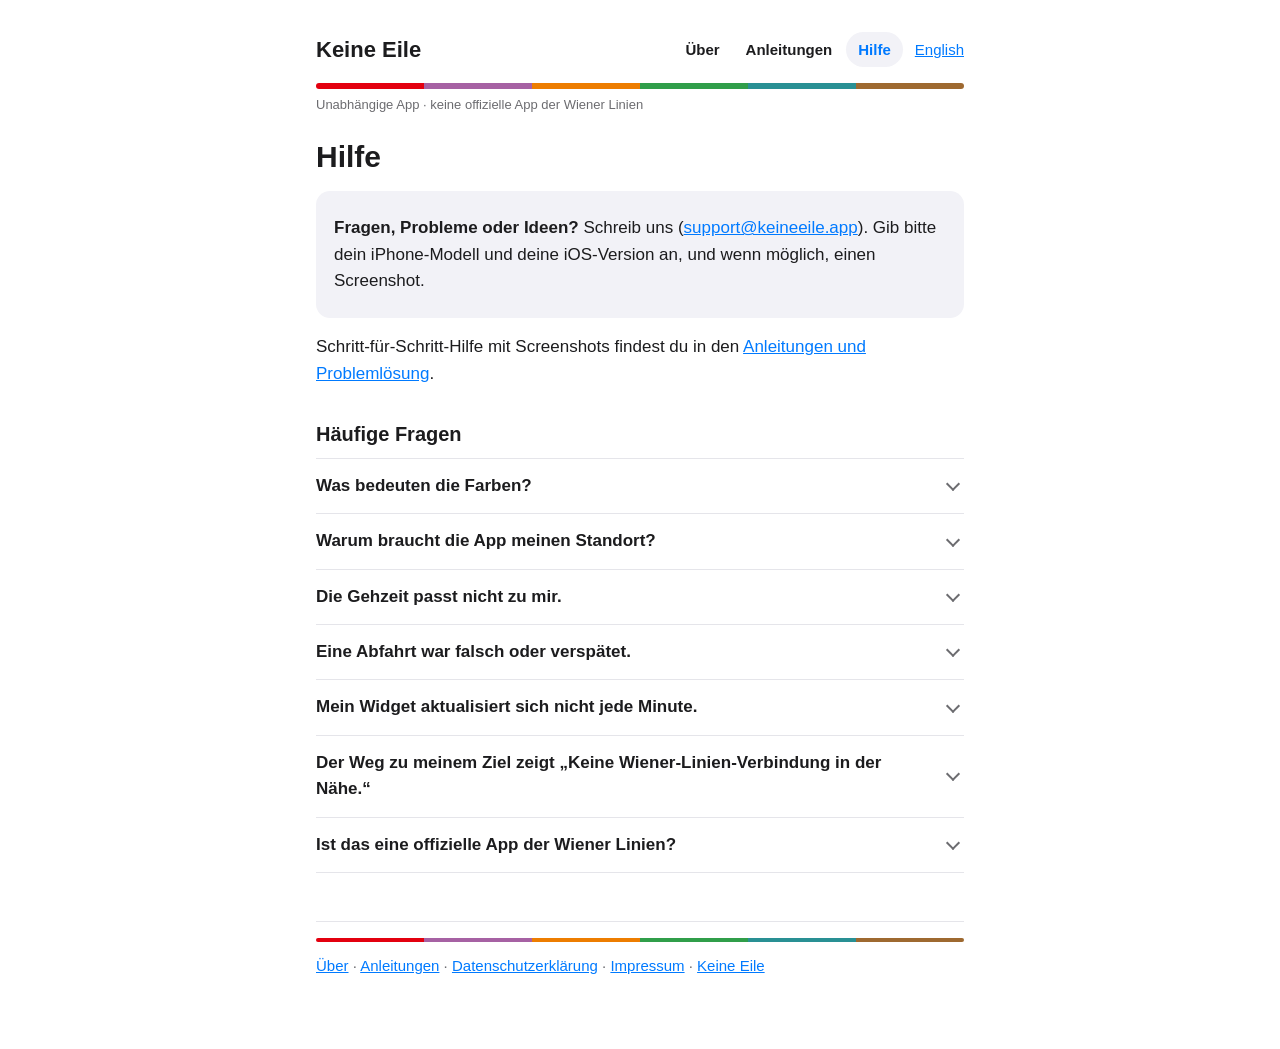
<file: de/support.html>
<!doctype html>
<html lang="de">
<head>
<meta charset="utf-8">
<meta name="viewport" content="width=device-width, initial-scale=1">
<title>Hilfe und häufige Fragen · Keine Eile</title>
<meta name="description" content="Hilfe zur iPhone-App Keine Eile: was die Farben bedeuten, warum sie deinen Standort braucht, Gehzeiten, Widgets und Kontakt.">
<link rel="icon" href="../icon.png">
<link rel="apple-touch-icon" href="../apple-touch-icon.png">
<!-- seo -->
<link rel="canonical" href="https://sebastiaan-arnold.github.io/KeineEile/de/support.html">
<link rel="alternate" hreflang="en" href="https://sebastiaan-arnold.github.io/KeineEile/support.html">
<link rel="alternate" hreflang="de" href="https://sebastiaan-arnold.github.io/KeineEile/de/support.html">
<link rel="alternate" hreflang="x-default" href="https://sebastiaan-arnold.github.io/KeineEile/support.html">
<meta property="og:type" content="website">
<meta property="og:site_name" content="Keine Eile">
<meta property="og:title" content="Hilfe und häufige Fragen · Keine Eile">
<meta property="og:description" content="Hilfe zur iPhone-App Keine Eile: was die Farben bedeuten, warum sie deinen Standort braucht, Gehzeiten, Widgets und Kontakt.">
<meta property="og:url" content="https://sebastiaan-arnold.github.io/KeineEile/de/support.html">
<meta property="og:image" content="https://sebastiaan-arnold.github.io/KeineEile/icon.png">
<meta property="og:locale" content="de_AT">
<meta property="og:locale:alternate" content="en_GB">
<meta name="twitter:card" content="summary">
<script type="application/ld+json">
{
 "@context": "https://schema.org",
 "@graph": [
  {
   "@type": "FAQPage",
   "url": "https://sebastiaan-arnold.github.io/KeineEile/de/support.html",
   "name": "Hilfe und häufige Fragen · Keine Eile",
   "inLanguage": "de",
   "about": {
    "@id": "https://sebastiaan-arnold.github.io/KeineEile/#app"
   },
   "mainEntity": [
    {
     "@type": "Question",
     "name": "Was bedeuten die Farben?",
     "acceptedAnswer": {
      "@type": "Answer",
      "text": "Grün „in 5 Min. losgehen“: Du hast Zeit. Orange „jetzt losgehen“: Mach dich auf den Weg. Rot „Eile!“: Du schaffst es nur, wenn du dich beeilst."
     }
    },
    {
     "@type": "Question",
     "name": "Warum braucht die App meinen Standort?",
     "acceptedAnswer": {
      "@type": "Answer",
      "text": "Um die Haltestellen in deiner Nähe zu finden und auszurechnen, wie lange du dorthin gehst. Ohne Standort kann die App dir nicht sagen, wann du losgehen musst. Mehr dazu in der Datenschutzerklärung."
     }
    },
    {
     "@type": "Question",
     "name": "Die Gehzeit passt nicht zu mir.",
     "acceptedAnswer": {
      "@type": "Answer",
      "text": "Geh zu Einstellungen → Weg zur Haltestelle. „Mein Gehtempo lernen“ passt die Zeiten daran an, wie schnell du gehst, und „Extrazeit“ rechnet Minuten dazu, zum Beispiel für den Weg aus der Wohnung."
     }
    },
    {
     "@type": "Question",
     "name": "Eine Abfahrt war falsch oder verspätet.",
     "acceptedAnswer": {
      "@type": "Answer",
      "text": "Die Abfahrten kommen aus den Echtzeitdaten der Wiener Linien und können verspätet, unvollständig oder falsch sein. Keine Eile zeigt, was die Wiener Linien veröffentlichen. Plan etwas Extrazeit ein, wenn es wichtig ist."
     }
    },
    {
     "@type": "Question",
     "name": "Mein Widget aktualisiert sich nicht jede Minute.",
     "acceptedAnswer": {
      "@type": "Answer",
      "text": "iOS entscheidet, wie oft Widgets sich aktualisieren dürfen, meistens alle 5 bis 15 Minuten. Dazwischen zählt das Widget herunter. Wenn du die App öffnest, wird alles sofort aktualisiert."
     }
    },
    {
     "@type": "Question",
     "name": "Der Weg zu meinem Ziel zeigt „Keine Wiener-Linien-Verbindung in der Nähe.“",
     "acceptedAnswer": {
      "@type": "Answer",
      "text": "Keine Eile kennt nur die Wiener Linien in Wien. Außerhalb ihres Netzes gibt es keine Verbindung zu planen."
     }
    },
    {
     "@type": "Question",
     "name": "Ist das eine offizielle App der Wiener Linien?",
     "acceptedAnswer": {
      "@type": "Answer",
      "text": "Nein. Keine Eile ist eine unabhängige App, die die Open Data der Wiener Linien verwendet (CC BY 4.0)."
     }
    }
   ]
  }
 ]
}
</script>
<!-- /seo -->
<link rel="stylesheet" href="../style.css?v=7">
</head>
<body>
<main>
  <header>
    <a class="brand" href="./">Keine Eile</a>
    <nav class="site" aria-label="Menü"><a href="ueber.html">Über</a><a href="anleitungen.html">Anleitungen</a><a href="support.html" aria-current="page">Hilfe</a></nav>
    <a class="lang" href="../support.html" hreflang="en">English</a>
  </header>
  <div class="lines"></div>
  <p class="unofficial">Unabhängige App · keine offizielle App der Wiener Linien</p>

  <h1>Hilfe</h1>

  <div class="card">
    <p><strong>Fragen, Probleme oder Ideen?</strong> Schreib uns (<a href="mailto:support@keineeile.app">support@keineeile.app</a>). Gib bitte dein iPhone-Modell und deine iOS-Version an, und wenn möglich, einen Screenshot.</p>
  </div>

  <p>Schritt-für-Schritt-Hilfe mit Screenshots findest du in den <a href="anleitungen.html">Anleitungen und Problemlösung</a>.</p>

  <h2>Häufige Fragen</h2>

  <div class="faq">
    <details>
      <summary>Was bedeuten die Farben?</summary>
      <p>Grün „in 5 Min. losgehen“: Du hast Zeit. Orange „jetzt losgehen“: Mach dich auf den Weg. Rot „Eile!“: Du schaffst es nur, wenn du dich beeilst.</p>
    </details>
    <details>
      <summary>Warum braucht die App meinen Standort?</summary>
      <p>Um die Haltestellen in deiner Nähe zu finden und auszurechnen, wie lange du dorthin gehst. Ohne Standort kann die App dir nicht sagen, wann du losgehen musst. Mehr dazu in der <a href="datenschutz.html">Datenschutzerklärung</a>.</p>
    </details>
    <details>
      <summary>Die Gehzeit passt nicht zu mir.</summary>
      <p>Geh zu Einstellungen → Weg zur Haltestelle. „Mein Gehtempo lernen“ passt die Zeiten daran an, wie schnell du gehst, und „Extrazeit“ rechnet Minuten dazu, zum Beispiel für den Weg aus der Wohnung.</p>
    </details>
    <details>
      <summary>Eine Abfahrt war falsch oder verspätet.</summary>
      <p>Die Abfahrten kommen aus den Echtzeitdaten der Wiener Linien und können verspätet, unvollständig oder falsch sein. Keine Eile zeigt, was die Wiener Linien veröffentlichen. Plan etwas Extrazeit ein, wenn es wichtig ist.</p>
    </details>
    <details>
      <summary>Mein Widget aktualisiert sich nicht jede Minute.</summary>
      <p>iOS entscheidet, wie oft Widgets sich aktualisieren dürfen, meistens alle 5 bis 15 Minuten. Dazwischen zählt das Widget herunter. Wenn du die App öffnest, wird alles sofort aktualisiert.</p>
    </details>
    <details>
      <summary>Der Weg zu meinem Ziel zeigt „Keine Wiener-Linien-Verbindung in der Nähe.“</summary>
      <p>Keine Eile kennt nur die Wiener Linien in Wien. Außerhalb ihres Netzes gibt es keine Verbindung zu planen.</p>
    </details>
    <details>
      <summary>Ist das eine offizielle App der Wiener Linien?</summary>
      <p>Nein. Keine Eile ist eine unabhängige App, die die <a href="https://www.wienerlinien.at/open-data">Open Data der Wiener Linien</a> verwendet (<a href="https://creativecommons.org/licenses/by/4.0/">CC BY 4.0</a>).</p>
    </details>
  </div>

  <footer class="muted">
    <div class="stripe"><i style="background:#e3000f"></i><i style="background:#a661a3"></i><i style="background:#ed7d00"></i><i style="background:#309e4a"></i><i style="background:#299094"></i><i style="background:#9e6930"></i></div>
    <p><a href="ueber.html">Über</a> · <a href="anleitungen.html">Anleitungen</a> · <a href="datenschutz.html">Datenschutzerklärung</a> · <a href="impressum.html">Impressum</a> · <a href="./">Keine Eile</a></p>
  </footer>
</main>
</body>
</html>
</file>
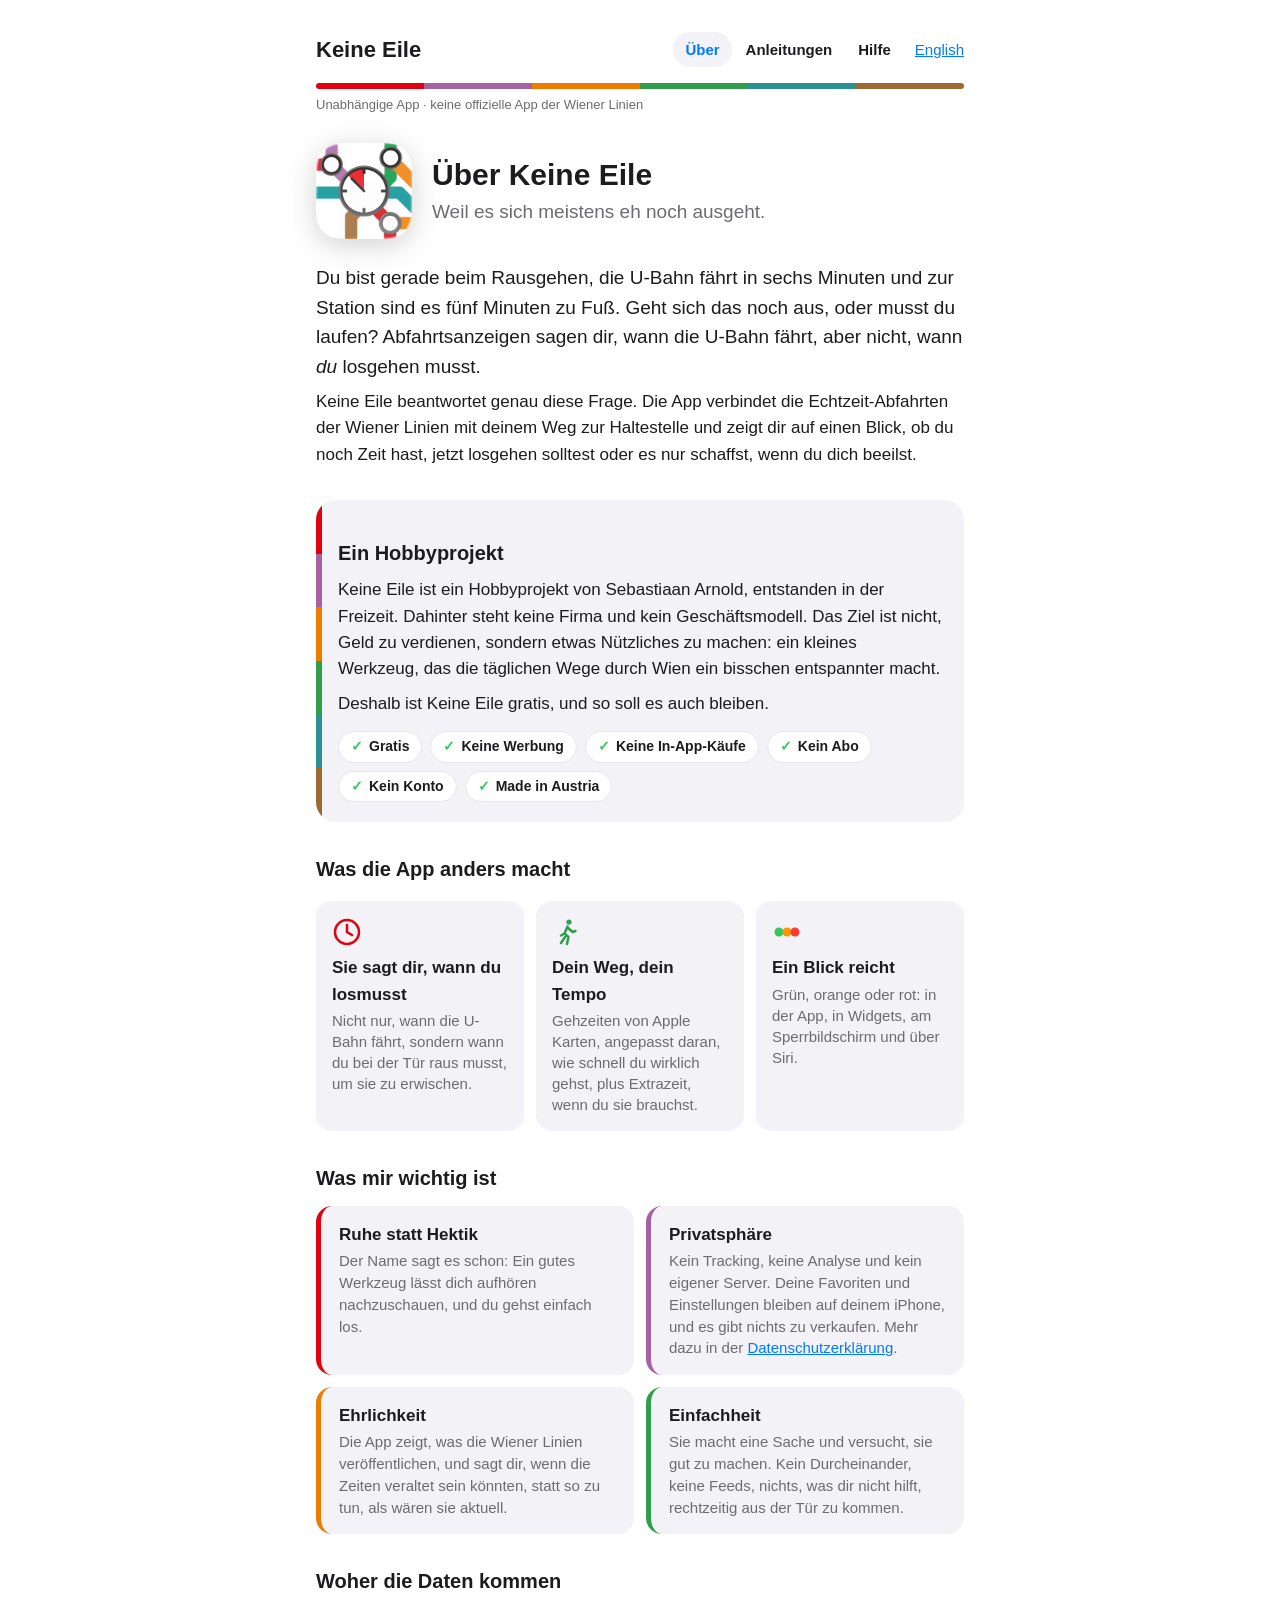
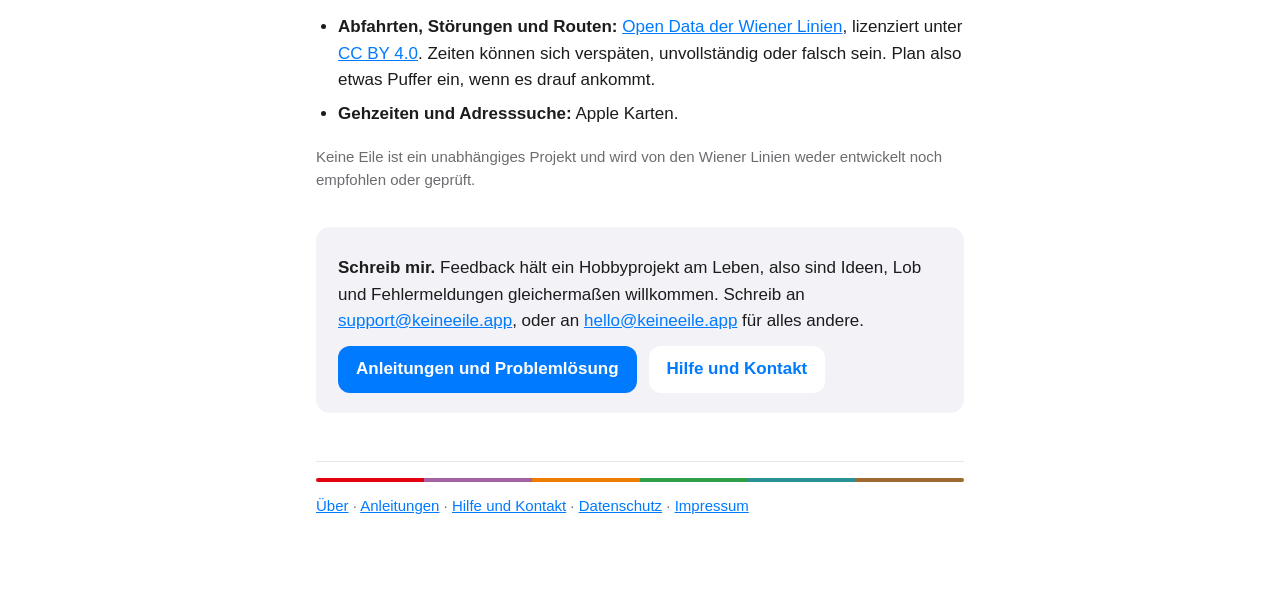
<file: de/ueber.html>
<!doctype html>
<html lang="de">
<head>
<meta charset="utf-8">
<meta name="viewport" content="width=device-width, initial-scale=1">
<title>Über · Keine Eile</title>
<meta name="description" content="Über Keine Eile: warum es die App gibt, wer sie macht, wie sie mit deinen Daten umgeht und woher die Daten kommen.">
<link rel="icon" href="../icon.png">
<link rel="apple-touch-icon" href="../apple-touch-icon.png">
<!-- seo -->
<link rel="canonical" href="https://sebastiaan-arnold.github.io/KeineEile/de/ueber.html">
<link rel="alternate" hreflang="en" href="https://sebastiaan-arnold.github.io/KeineEile/about.html">
<link rel="alternate" hreflang="de" href="https://sebastiaan-arnold.github.io/KeineEile/de/ueber.html">
<link rel="alternate" hreflang="x-default" href="https://sebastiaan-arnold.github.io/KeineEile/about.html">
<meta property="og:type" content="website">
<meta property="og:site_name" content="Keine Eile">
<meta property="og:title" content="Über · Keine Eile">
<meta property="og:description" content="Über Keine Eile: warum es die App gibt, wer sie macht, wie sie mit deinen Daten umgeht und woher die Daten kommen.">
<meta property="og:url" content="https://sebastiaan-arnold.github.io/KeineEile/de/ueber.html">
<meta property="og:image" content="https://sebastiaan-arnold.github.io/KeineEile/icon.png">
<meta property="og:locale" content="de_AT">
<meta property="og:locale:alternate" content="en_GB">
<meta name="twitter:card" content="summary">
<script type="application/ld+json">
{
 "@context": "https://schema.org",
 "@graph": [
  {
   "@type": "AboutPage",
   "url": "https://sebastiaan-arnold.github.io/KeineEile/de/ueber.html",
   "name": "Über · Keine Eile",
   "inLanguage": "de",
   "dateModified": "2026-11-03",
   "about": {
    "@id": "https://sebastiaan-arnold.github.io/KeineEile/#app"
   }
  }
 ]
}
</script>
<!-- /seo -->
<link rel="stylesheet" href="../style.css?v=7">
</head>
<body>
<main>
  <header>
    <a class="brand" href="./">Keine Eile</a>
    <nav class="site" aria-label="Menü"><a href="ueber.html" aria-current="page">Über</a><a href="anleitungen.html">Anleitungen</a><a href="support.html">Hilfe</a></nav>
    <a class="lang" href="../about.html" hreflang="en">English</a>
  </header>
  <div class="lines"></div>
  <p class="unofficial">Unabhängige App · keine offizielle App der Wiener Linien</p>

  <div class="hero">
    <img src="../icon.png" alt="App-Symbol von Keine Eile">
    <div>
      <h1>Über Keine Eile</h1>
      <p class="tagline">Weil es sich meistens eh noch ausgeht.</p>
    </div>
  </div>

  <p class="lead">Du bist gerade beim Rausgehen, die U-Bahn fährt in sechs Minuten und zur Station sind es fünf Minuten zu Fuß. Geht sich das noch aus, oder musst du laufen? Abfahrtsanzeigen sagen dir, wann die U-Bahn fährt, aber nicht, wann <em>du</em> losgehen musst.</p>
  <p>Keine Eile beantwortet genau diese Frage. Die App verbindet die Echtzeit-Abfahrten der Wiener Linien mit deinem Weg zur Haltestelle und zeigt dir auf einen Blick, ob du noch Zeit hast, jetzt losgehen solltest oder es nur schaffst, wenn du dich beeilst.</p>

  <section class="story">
    <h2>Ein Hobbyprojekt</h2>
    <p>Keine Eile ist ein Hobbyprojekt von Sebastiaan Arnold, entstanden in der Freizeit. Dahinter steht keine Firma und kein Geschäftsmodell. Das Ziel ist nicht, Geld zu verdienen, sondern etwas Nützliches zu machen: ein kleines Werkzeug, das die täglichen Wege durch Wien ein bisschen entspannter macht.</p>
    <p>Deshalb ist Keine Eile gratis, und so soll es auch bleiben.</p>
    <ul class="chips">
      <li>Gratis</li><li>Keine Werbung</li><li>Keine In-App-Käufe</li><li>Kein Abo</li><li>Kein Konto</li><li>Made in Austria</li>
    </ul>
  </section>

  <h2>Was die App anders macht</h2>
  <div class="tiles three">
    <div class="tile">
      <svg viewBox="0 0 30 30" aria-hidden="true"><circle cx="15" cy="15" r="12" fill="none" stroke="#e3000f" stroke-width="2.5"/><path d="M15 8v7l5 3" fill="none" stroke="#e3000f" stroke-width="2.5" stroke-linecap="round"/></svg>
      <b>Sie sagt dir, wann du losmusst</b><span>Nicht nur, wann die U-Bahn fährt, sondern wann du bei der Tür raus musst, um sie zu erwischen.</span>
    </div>
    <div class="tile">
      <svg viewBox="0 0 30 30" aria-hidden="true"><circle cx="17" cy="5" r="2.6" fill="#309e4a"/><path d="M15.5 9.5l-3 7 4 3.5-1.5 7M12.5 16.5l-3.5 2M16 11l4.5 4 3-1M13 20l-4 6" fill="none" stroke="#309e4a" stroke-width="2.5" stroke-linecap="round" stroke-linejoin="round"/></svg>
      <b>Dein Weg, dein Tempo</b><span>Gehzeiten von Apple Karten, angepasst daran, wie schnell du wirklich gehst, plus Extrazeit, wenn du sie brauchst.</span>
    </div>
    <div class="tile">
      <svg viewBox="0 0 30 30" aria-hidden="true"><circle cx="7" cy="15" r="4.5" fill="#34c759"/><circle cx="15" cy="15" r="4.5" fill="#ff9500"/><circle cx="23" cy="15" r="4.5" fill="#ff3b30"/></svg>
      <b>Ein Blick reicht</b><span>Grün, orange oder rot: in der App, in Widgets, am Sperrbildschirm und über Siri.</span>
    </div>
  </div>

  <h2>Was mir wichtig ist</h2>
  <div class="values">
    <div style="--c:#e3000f"><b>Ruhe statt Hektik</b><span>Der Name sagt es schon: Ein gutes Werkzeug lässt dich aufhören nachzuschauen, und du gehst einfach los.</span></div>
    <div style="--c:#a661a3"><b>Privatsphäre</b><span>Kein Tracking, keine Analyse und kein eigener Server. Deine Favoriten und Einstellungen bleiben auf deinem iPhone, und es gibt nichts zu verkaufen. Mehr dazu in der <a href="datenschutz.html">Datenschutzerklärung</a>.</span></div>
    <div style="--c:#ed7d00"><b>Ehrlichkeit</b><span>Die App zeigt, was die Wiener Linien veröffentlichen, und sagt dir, wenn die Zeiten veraltet sein könnten, statt so zu tun, als wären sie aktuell.</span></div>
    <div style="--c:#309e4a"><b>Einfachheit</b><span>Sie macht eine Sache und versucht, sie gut zu machen. Kein Durcheinander, keine Feeds, nichts, was dir nicht hilft, rechtzeitig aus der Tür zu kommen.</span></div>
  </div>

  <h2>Woher die Daten kommen</h2>
  <ul>
    <li><strong>Abfahrten, Störungen und Routen:</strong> <a href="https://www.wienerlinien.at/open-data">Open Data der Wiener Linien</a>, lizenziert unter <a href="https://creativecommons.org/licenses/by/4.0/">CC BY 4.0</a>. Zeiten können sich verspäten, unvollständig oder falsch sein. Plan also etwas Puffer ein, wenn es drauf ankommt.</li>
    <li><strong>Gehzeiten und Adresssuche:</strong> Apple Karten.</li>
  </ul>
  <p class="muted">Keine Eile ist ein unabhängiges Projekt und wird von den Wiener Linien weder entwickelt noch empfohlen oder geprüft.</p>

  <div class="card cta">
    <p><strong>Schreib mir.</strong> Feedback hält ein Hobbyprojekt am Leben, also sind Ideen, Lob und Fehlermeldungen gleichermaßen willkommen. Schreib an <a href="mailto:support@keineeile.app">support@keineeile.app</a>, oder an <a href="mailto:hello@keineeile.app">hello@keineeile.app</a> für alles andere.</p>
    <div class="links"><a class="button" href="anleitungen.html">Anleitungen und Problemlösung</a><a class="button quiet" href="support.html">Hilfe und Kontakt</a></div>
  </div>

  <footer class="muted">
    <div class="stripe"><i style="background:#e3000f"></i><i style="background:#a661a3"></i><i style="background:#ed7d00"></i><i style="background:#309e4a"></i><i style="background:#299094"></i><i style="background:#9e6930"></i></div>
    <p><a href="ueber.html">Über</a> · <a href="anleitungen.html">Anleitungen</a> · <a href="support.html">Hilfe und Kontakt</a> · <a href="datenschutz.html">Datenschutz</a> · <a href="impressum.html">Impressum</a></p>
  </footer>
</main>
</body>
</html>
</file>
<file: style.css>
:root {
  --bg: #ffffff;
  --text: #1c1c1e;
  --muted: #6c6c70;
  --accent: #007aff;
  --card: #f2f2f7;
  --line: #e5e5ea;
}
@media (prefers-color-scheme: dark) {
  :root {
    --bg: #000000;
    --text: #f2f2f7;
    --muted: #98989f;
    --accent: #0a84ff;
    --card: #1c1c1e;
    --line: #38383a;
  }
}
* { box-sizing: border-box; }
body {
  margin: 0;
  background: var(--bg);
  color: var(--text);
  font: 17px/1.55 -apple-system, BlinkMacSystemFont, "Segoe UI", Roboto, Helvetica, Arial, sans-serif;
}
main { max-width: 680px; margin: 0 auto; padding: 32px 16px 64px; }
header { display: flex; justify-content: space-between; align-items: baseline; gap: 12px; margin-bottom: 8px; }
.brand { font-weight: 800; font-size: 22px; color: var(--text); text-decoration: none; }
.lang { font-size: 15px; }
h1 { font-size: 30px; line-height: 1.2; margin: 24px 0 4px; }
h2 { font-size: 20px; margin: 32px 0 8px; }
p, li { margin: 8px 0; }
ul { padding-left: 22px; }
a { color: var(--accent); }
.muted { color: var(--muted); font-size: 15px; }
.card { background: var(--card); border-radius: 14px; padding: 16px 18px; margin: 16px 0; }
footer { margin-top: 48px; padding-top: 16px; border-top: 1px solid var(--line); }

/* Colour stripe in the U-Bahn colours */
.lines { height: 6px; border-radius: 3px; margin: 16px 0 6px;
  background: linear-gradient(90deg, #e3000f 0 16.7%, #a661a3 16.7% 33.3%, #ed7d00 33.3% 50%, #309e4a 50% 66.7%, #299094 66.7% 83.3%, #9e6930 83.3% 100%); }
.unofficial { font-size: 13px; color: var(--muted); margin: 0 0 8px; }

/* Front page */
.hero { display: flex; align-items: center; gap: 20px; margin-top: 28px; }
.hero img { width: 96px; height: 96px; flex: none;
  filter: drop-shadow(0 6px 14px rgba(0, 0, 0, .18)); }
.hero h1 { margin: 0; }
@media (max-width: 480px) {
  .hero { gap: 16px; align-items: flex-start; }
  .hero img { width: 76px; height: 76px; }
  .hero h1 { font-size: 25px; }
  .tagline { font-size: 17px; }
}
.tagline { font-size: 19px; color: var(--muted); margin: 4px 0 0; }

/* A piece of the app, to show what it says */
.demo { background: var(--card); border-radius: 22px; padding: 6px 18px; margin: 28px 0;
  box-shadow: 0 10px 30px rgba(0, 0, 0, .08); }
.row { display: flex; align-items: center; gap: 12px; padding: 14px 0; }
.row + .row { border-top: 1px solid var(--line); }
.badge { color: #fff; font-weight: 700; font-size: 15px; border-radius: 5px; padding: 2px 6px;
  min-width: 34px; text-align: center; }
.where { flex: 1; min-width: 0; }
.where b { display: block; white-space: nowrap; overflow: hidden; text-overflow: ellipsis; }
.where > span { display: block; color: var(--muted); font-size: 15px; white-space: nowrap; overflow: hidden; text-overflow: ellipsis; }
.walk { filter: grayscale(1); opacity: .7; font-size: 13px; margin-right: 2px; }
.when { flex: none; text-align: right; font-variant-numeric: tabular-nums; }
.when b { font-size: 19px; color: var(--text); }
.status { display: block; font-size: 13px; font-weight: 700; }
.dot { display: inline-block; width: 10px; height: 10px; border-radius: 50%; margin-right: 6px; vertical-align: 1px; }
.green { color: #34c759; } .green .dot, .dot.green { background: #34c759; }
.orange { color: #ff9500; } .orange .dot, .dot.orange { background: #ff9500; }
.red { color: #ff3b30; } .red .dot, .dot.red { background: #ff3b30; }
.pulse { animation: pulse 1.2s ease-in-out infinite; }
@keyframes pulse { 50% { transform: scale(1.35); opacity: .6; } }
.caption { text-align: center; color: var(--muted); font-size: 14px; margin: -16px 0 28px; }

/* Feature tiles */
.tiles { display: grid; grid-template-columns: repeat(auto-fit, minmax(150px, 1fr)); gap: 12px; margin: 16px 0; }
.tile { background: var(--card); border-radius: 16px; padding: 16px; }
.tile svg { width: 30px; height: 30px; display: block; margin-bottom: 8px; }
.tile b { display: block; margin-bottom: 2px; }
.tile span { color: var(--muted); font-size: 15px; line-height: 1.4; display: block; }
.links { display: flex; gap: 12px; flex-wrap: wrap; margin: 20px 0; }
.button { display: inline-block; background: var(--accent); color: #fff; text-decoration: none;
  font-weight: 600; border-radius: 12px; padding: 10px 18px; }
.button.quiet { background: var(--card); color: var(--accent); }
footer .stripe { display: flex; height: 4px; border-radius: 2px; overflow: hidden; margin-bottom: 12px; }
footer .stripe i { flex: 1; }

@media (prefers-reduced-motion: reduce) {
  .pulse { animation: none; }
}

/* Wide screens: text on the left, the app example on the right at iPhone width */
@media (min-width: 900px) {
  main.wide { max-width: 1040px; padding-left: 32px; padding-right: 32px; }
  .intro { display: grid; grid-template-columns: minmax(0, 1fr) 380px; gap: 64px; align-items: center; margin: 48px 0 40px; }
  .intro .hero { flex-direction: column; align-items: flex-start; margin-top: 0; }
  .intro .hero img { width: 112px; height: 112px; }
  .intro .hero h1 { font-size: 46px; letter-spacing: -0.5px; }
  .intro .tagline { font-size: 22px; }
  .intro .pitch > p { font-size: 19px; }
  .screen .demo { margin: 0; border-radius: 36px; padding: 14px 22px; border: 1px solid var(--line);
    box-shadow: 0 30px 60px rgba(0, 0, 0, .12), 0 8px 20px rgba(0, 0, 0, .06); }
  .screen .caption { margin: 18px 0 0; }
  main.wide .tiles { grid-template-columns: repeat(4, 1fr); gap: 16px; }
  main.wide .tile { padding: 20px; }
}

/* FAQ: questions that fold open */
.faq { border-top: 1px solid var(--line); margin: 8px 0 16px; }
.faq details { border-bottom: 1px solid var(--line); }
.faq summary { list-style: none; cursor: pointer; font-weight: 600; padding: 14px 32px 14px 0; position: relative; }
.faq summary::-webkit-details-marker { display: none; }
.faq summary::after { content: ""; position: absolute; right: 6px; top: 50%; width: 8px; height: 8px;
  border-right: 2px solid var(--muted); border-bottom: 2px solid var(--muted);
  transform: translateY(-70%) rotate(45deg); transition: transform .2s; }
.faq details[open] summary::after { transform: translateY(-30%) rotate(-135deg); }
.faq summary:hover { color: var(--accent); }
.faq details p { margin: 0 0 16px; color: var(--muted); }

/* At a glance: short facts for people and search engines */
.facts { margin: 32px 0 8px; }
.facts h2 { margin: 0 0 8px; }
.facts dl { margin: 0; border-top: 1px solid var(--line); }
.facts dl > div { display: grid; grid-template-columns: 9rem 1fr; gap: 12px; padding: 10px 0; border-bottom: 1px solid var(--line); }
.facts dt { color: var(--muted); }
.facts dd { margin: 0; }
@media (max-width: 480px) { .facts dl > div { grid-template-columns: 1fr; gap: 2px; } }

/* Menu at the top of every page */
header { flex-wrap: wrap; align-items: center; }
.site { display: flex; gap: 2px; margin-left: auto; }
.site a { color: var(--text); text-decoration: none; font-size: 15px; font-weight: 600;
  padding: 6px 12px; border-radius: 999px; }
.site a:hover { background: var(--card); }
.site a[aria-current="page"] { background: var(--card); color: var(--accent); }
@media (max-width: 520px) {
  .site { order: 3; width: 100%; margin: 6px 0 0 -12px; }
  .lang { margin-left: auto; }
}

/* About page */
.lead { font-size: 19px; margin-top: 24px; }
.story { background: var(--card); border-radius: 20px; padding: 6px 22px 20px; margin: 32px 0; position: relative; overflow: hidden; }
.story::before { content: ""; position: absolute; left: 0; top: 0; bottom: 0; width: 6px;
  background: linear-gradient(#e3000f 0 16.7%, #a661a3 16.7% 33.3%, #ed7d00 33.3% 50%, #309e4a 50% 66.7%, #299094 66.7% 83.3%, #9e6930 83.3% 100%); }
.chips { list-style: none; padding: 0; margin: 14px 0 0; display: flex; flex-wrap: wrap; gap: 8px; }
.chips li { margin: 0; background: var(--bg); border: 1px solid var(--line); border-radius: 999px;
  padding: 4px 12px; font-size: 14px; font-weight: 600; }
.chips li::before { content: "✓"; color: #34c759; margin-right: 6px; }
.tiles.three { grid-template-columns: repeat(auto-fit, minmax(180px, 1fr)); }
.values { display: grid; grid-template-columns: repeat(auto-fit, minmax(260px, 1fr)); gap: 12px; margin: 12px 0; }
.values > div { background: var(--card); border-radius: 16px; padding: 16px 18px; border-left: 5px solid var(--c); }
.values b { display: block; margin-bottom: 2px; }
.values span { color: var(--muted); font-size: 15px; line-height: 1.45; display: block; }
.cta { margin-top: 36px; padding: 20px 22px; }
.cta .links { margin: 12px 0 0; }
.cta .button.quiet { background: var(--bg); }

/* Guides: steps next to screenshots of the app */
.toc { display: grid; grid-template-columns: repeat(auto-fit, minmax(240px, 1fr)); gap: 12px; margin: 24px 0 8px; }
.toc > div { background: var(--card); border-radius: 18px; padding: 16px 18px; border-top: 4px solid #309e4a; }
.toc > div + div { border-top-color: #ed7d00; }
.toc b { display: block; margin-bottom: 6px; font-size: 17px; }
.toc a { display: block; padding: 5px 0; font-size: 15px; text-decoration: none; border-top: 1px solid var(--line); }
.toc a::after { content: " ›"; color: var(--muted); }
.toc a:hover { text-decoration: underline; }
h2.part { font-size: 26px; margin: 48px 0 16px; display: flex; align-items: center; gap: 10px; }
h2.part::before { content: ""; width: 14px; height: 14px; border-radius: 50%; background: #309e4a; }
.guides + h2.part::before { background: #ff9500; }
h3 { font-size: 19px; margin: 0 0 8px; display: flex; align-items: center; gap: 10px; }
.guides { counter-reset: g; display: grid; gap: 14px; }
.guide { display: grid; gap: 18px; margin: 0; padding: 20px 22px; background: var(--card); border-radius: 22px;
  scroll-margin-top: 16px; }
.guide > div > :last-child { margin-bottom: 0; }
.guides:not(.fixes) .guide h3::before { counter-increment: g; content: counter(g); flex: none;
  width: 28px; height: 28px; border-radius: 8px; color: #fff; font-size: 15px; font-weight: 700;
  display: grid; place-items: center; background: #e3000f; }
.fixes .guide h3::before { content: "!"; flex: none; width: 28px; height: 28px; border-radius: 50%;
  background: #ff9500; color: #fff; font-weight: 800; display: grid; place-items: center; font-size: 16px; }
.steps { list-style: none; padding: 0; counter-reset: s; }
.steps li { counter-increment: s; position: relative; padding-left: 36px; margin: 10px 0; }
.steps li::before { content: counter(s); position: absolute; left: 0; top: 1px; width: 24px; height: 24px;
  border-radius: 50%; background: var(--accent); color: #fff; font-size: 13px; font-weight: 700;
  display: grid; place-items: center; }
.legend { list-style: none; padding: 0; }
.legend li { background: var(--bg); border-radius: 12px; padding: 8px 12px; margin: 6px 0; }
.legend .dot { margin-right: 8px; }
.msg { display: inline-block; background: var(--bg); border: 1px solid var(--line); border-radius: 8px;
  padding: 0 8px; font-size: 15px; font-style: normal; }
.shots { display: flex; gap: 12px; align-items: flex-start; }
.shot { margin: 0; flex: 1 1 0; min-width: 0; max-width: 260px; }
.shot img { display: block; width: 100%; height: auto; border-radius: 18px; border: 1px solid var(--line);
  box-shadow: 0 12px 28px rgba(0, 0, 0, .10); background: var(--bg); }
@media (min-width: 640px) {
  .guide { grid-template-columns: minmax(0, 1fr) 220px; align-items: start; gap: 28px; padding: 24px 26px; }
  .guide > div:only-child { grid-column: 1 / -1; }
  .guide .shots { flex-direction: column; }
  .guide .shot { max-width: none; width: 100%; }
}
</file>
